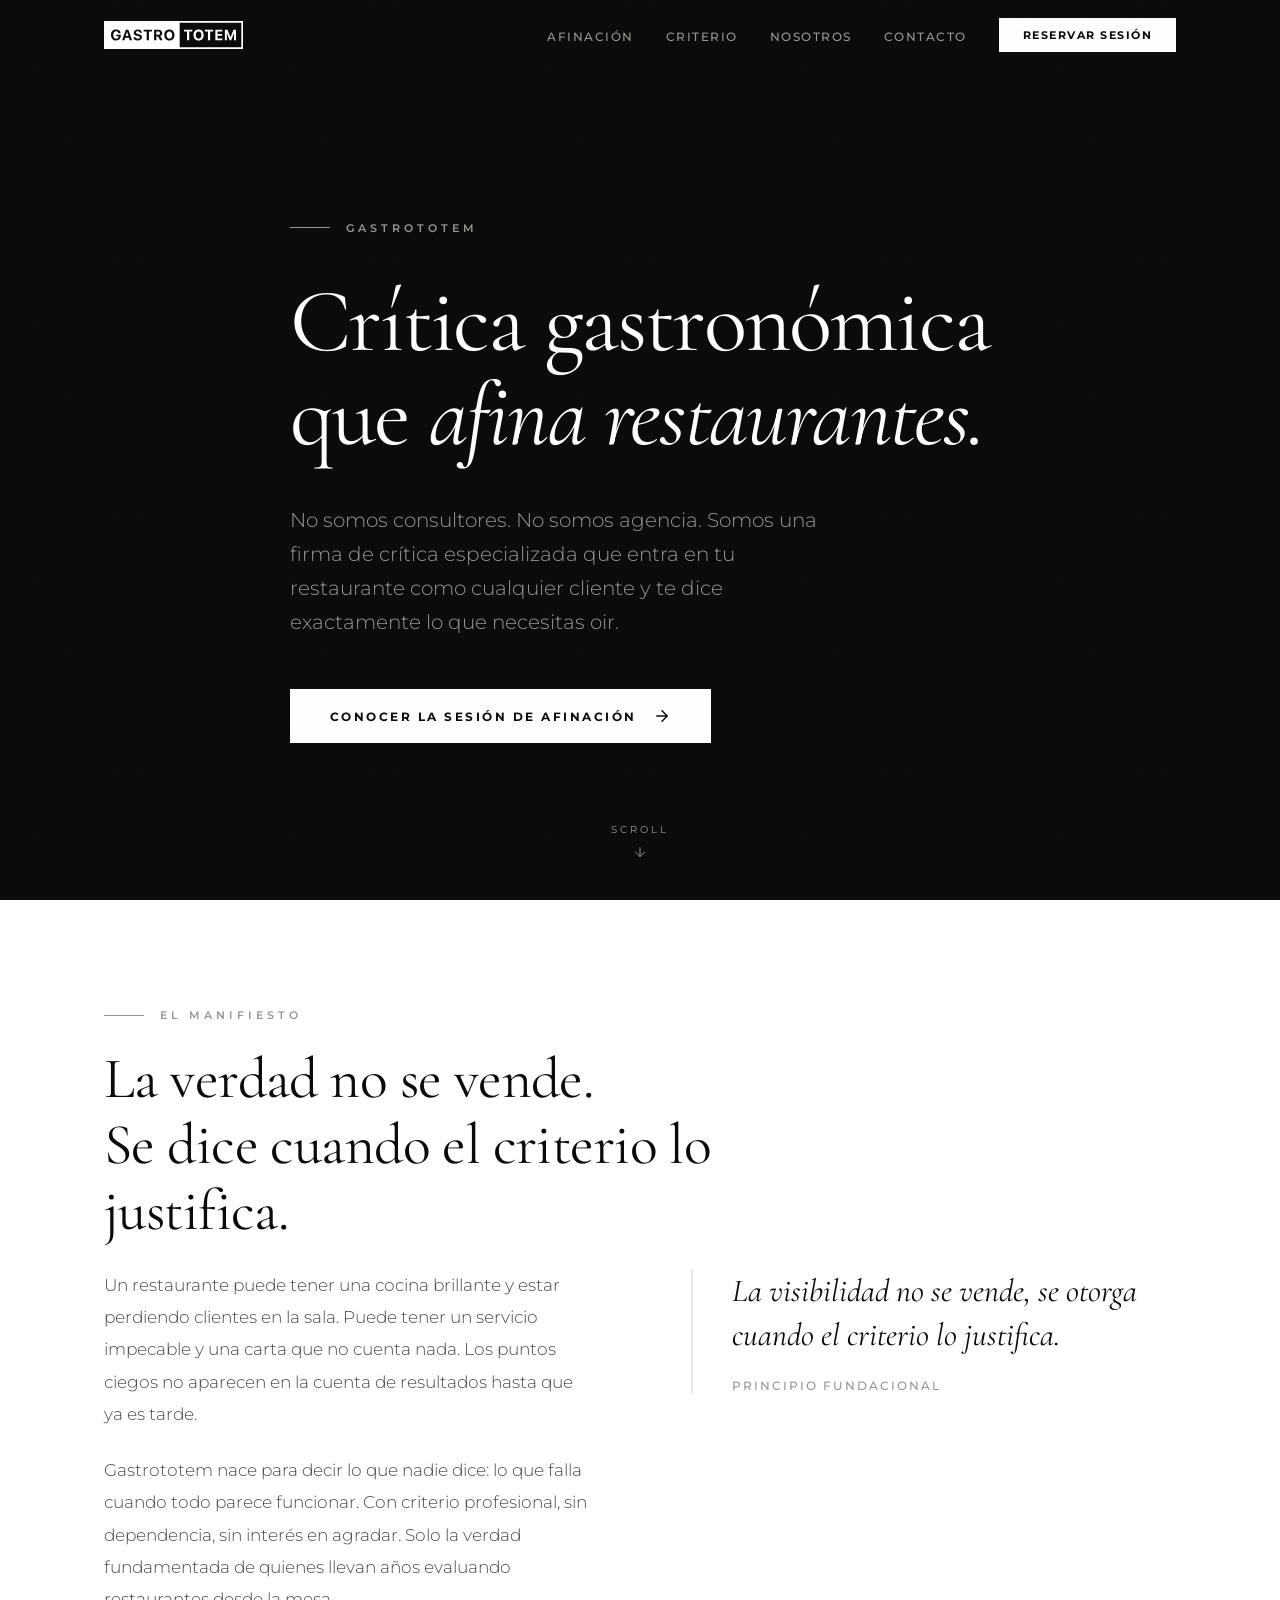
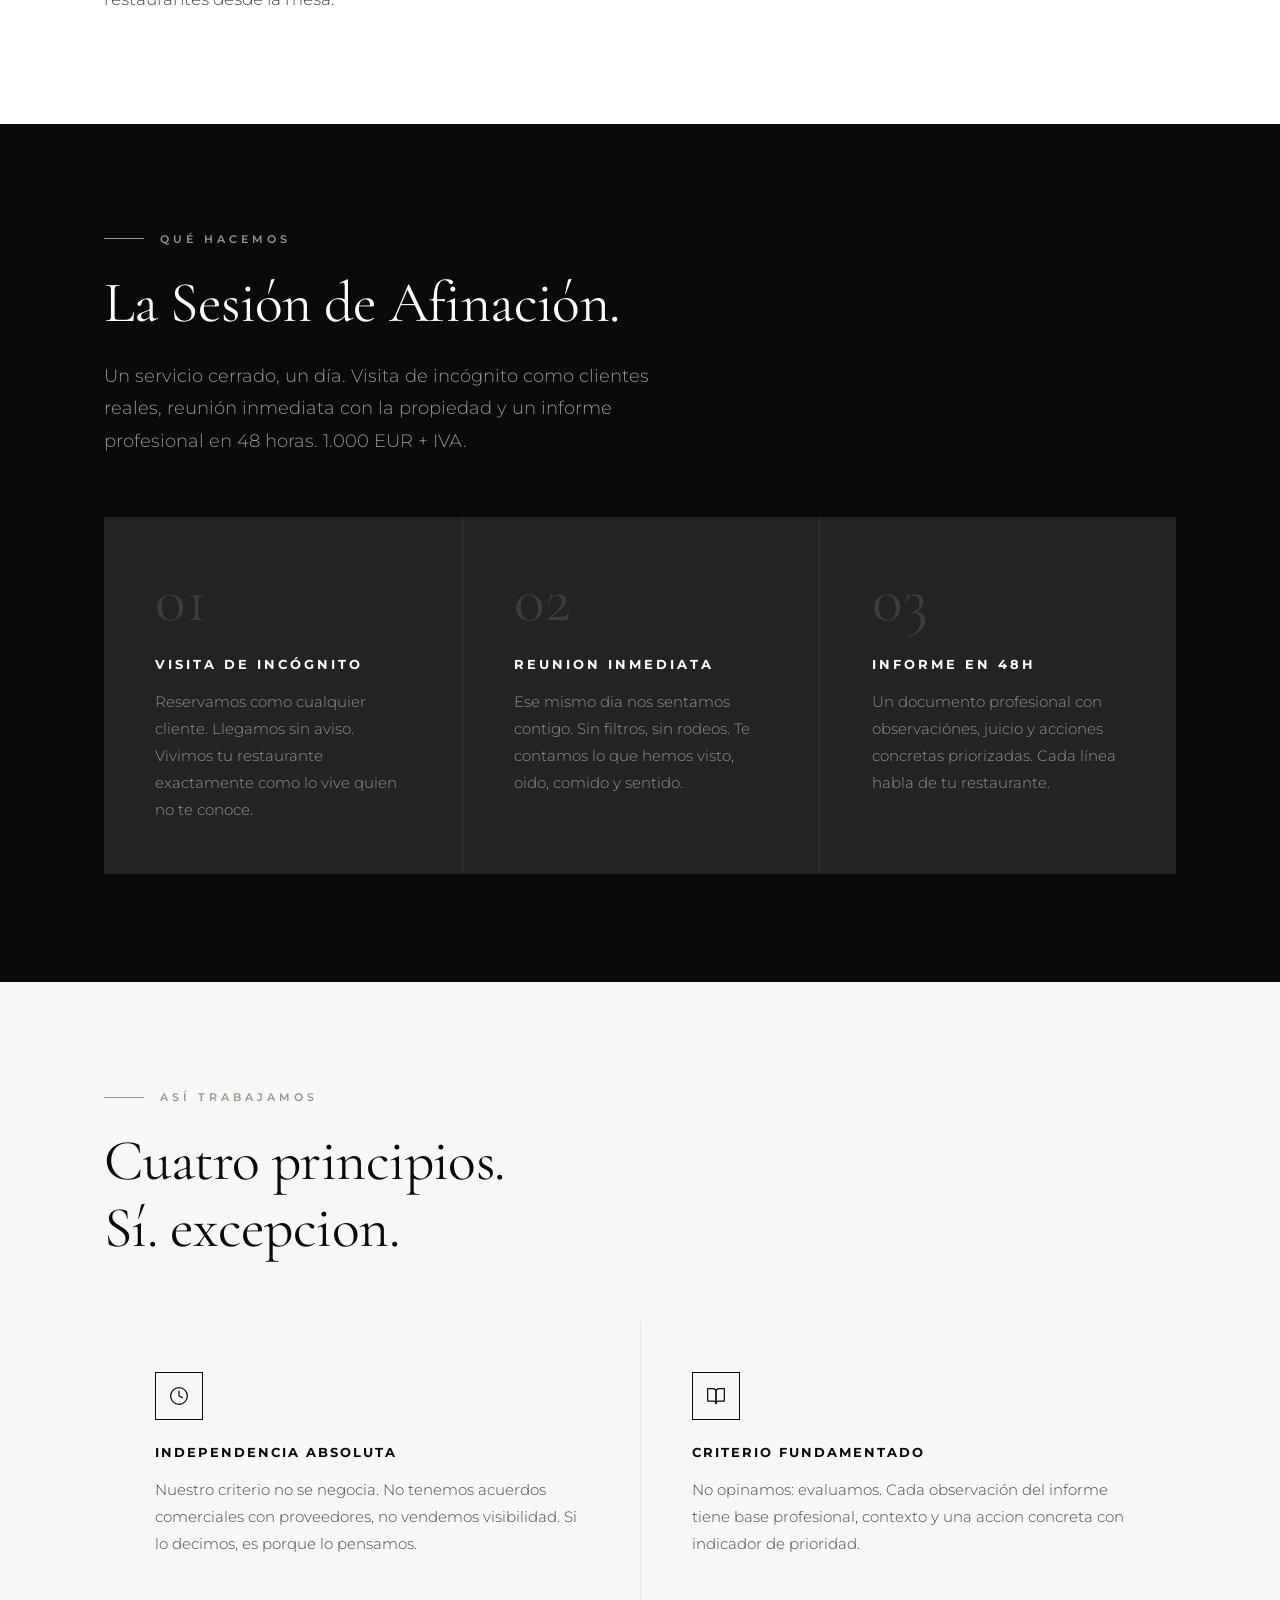
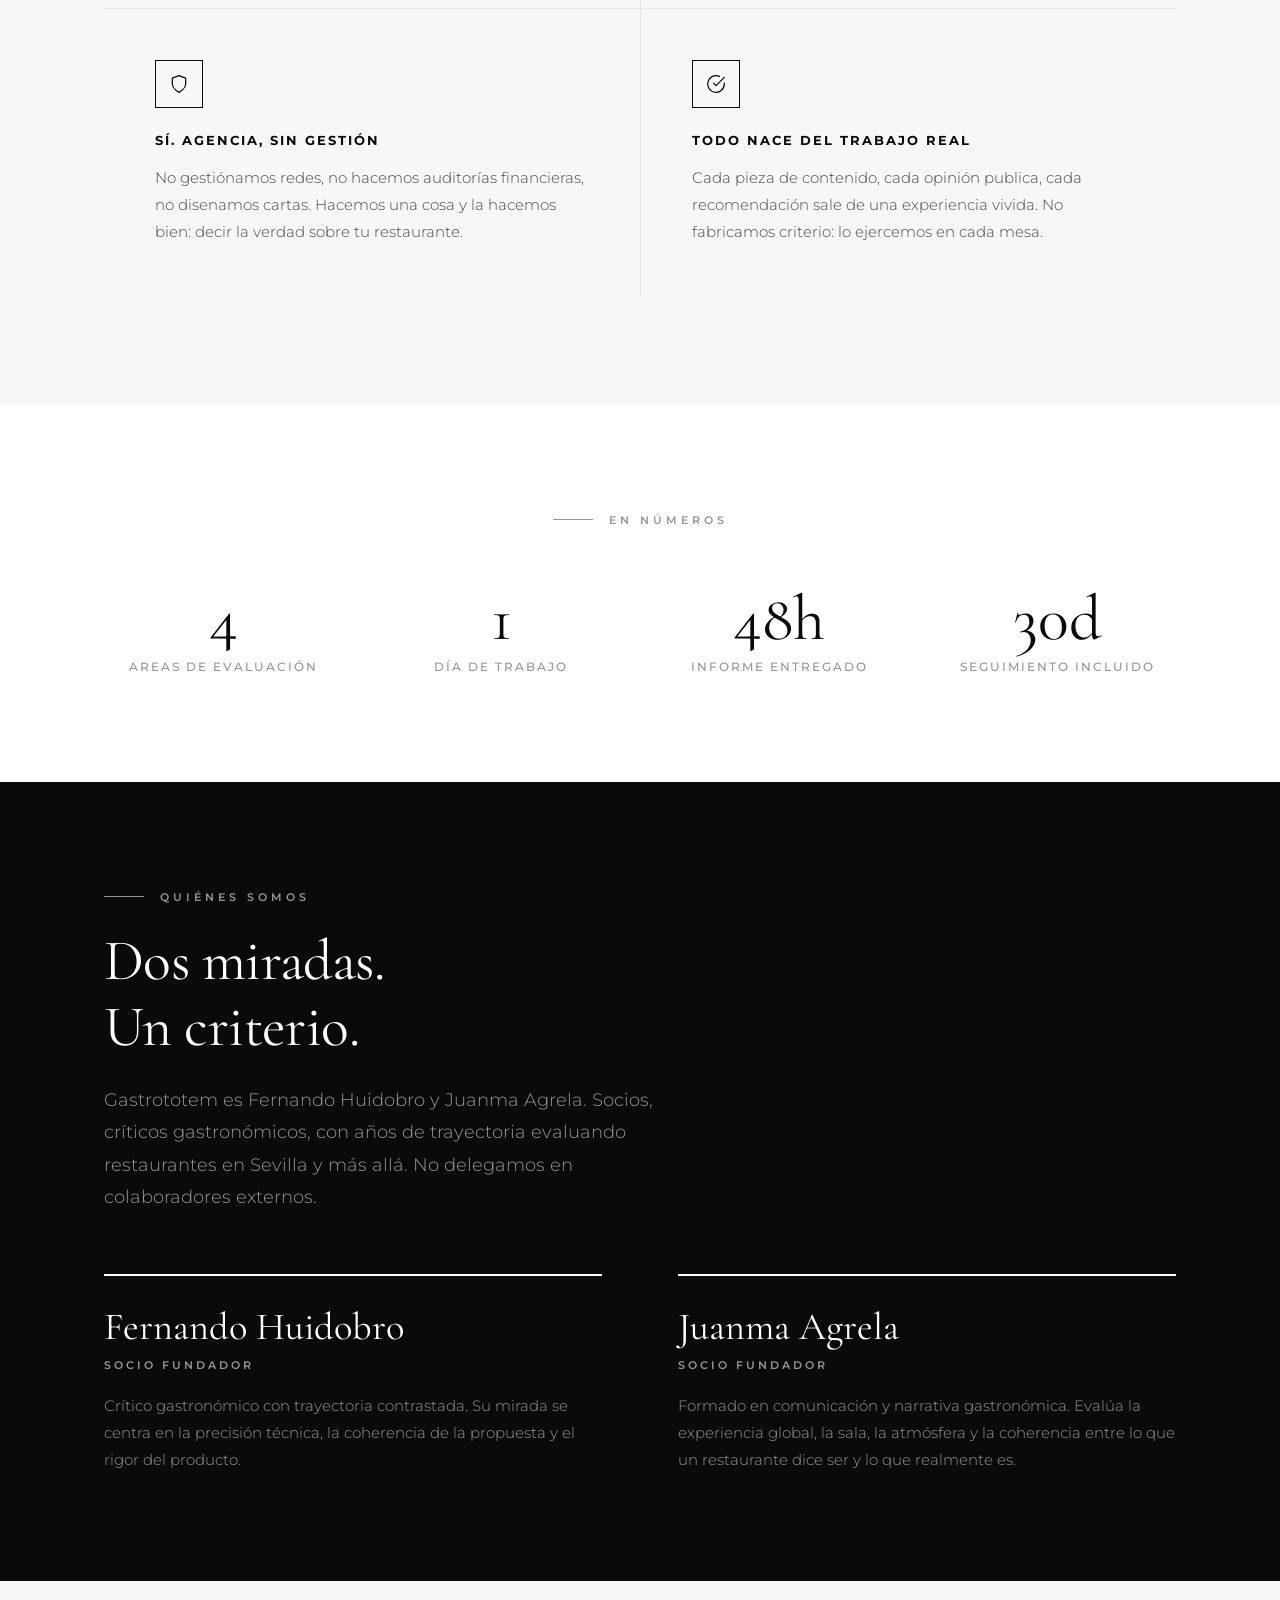
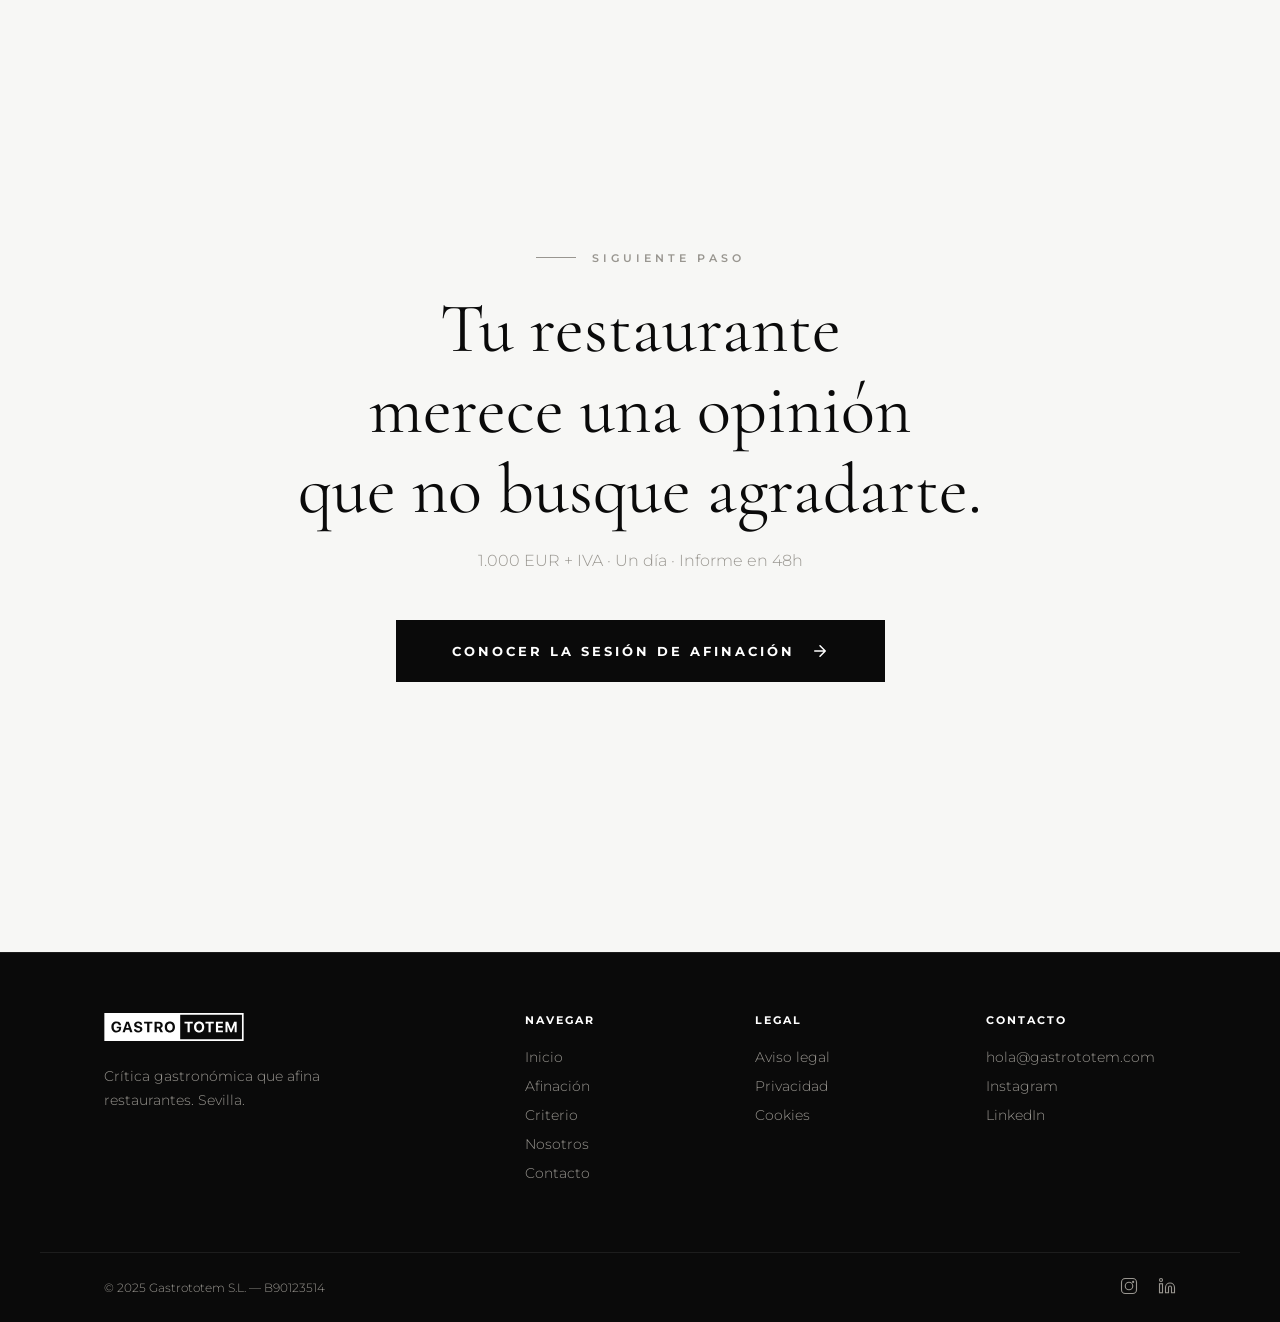
<file: site/index.html>
<!DOCTYPE html>
<html lang="es">
<head>
<meta charset="UTF-8">
<meta name="viewport" content="width=device-width, initial-scale=1.0">
<title>Gastrototem — Crítica gastronómica que afina restaurantes</title>
<meta name="description" content="Gastrototem es una firma de crítica gastronómica especializada en afinar restaurantes. Visita de incógnito, reunión inmediata, informe profesional en 48h. Sevilla.">
<link rel="preconnect" href="https://fonts.googleapis.com">
<link rel="preconnect" href="https://fonts.gstatic.com" crossorigin>
<link href="https://fonts.googleapis.com/css2?family=Cormorant+Garamond:ital,wght@0,400;0,600;1,400&family=Montserrat:wght@300;400;500;600;700;900&display=swap" rel="stylesheet">
<style>
  :root {
    --black: #0a0a0a;
    --white: #ffffff;
    --off-white: #f7f7f5;
    --gray-warm: #e8e6e1;
    --gray-mid: #999690;
    --gray-dark: #4a4845;
    --serif: 'Cormorant Garamond', Georgia, serif;
    --sans: 'Montserrat', 'Helvetica Neue', sans-serif;
    --page-max: 1200px;
    --page-pad: clamp(20px, 5vw, 80px);
  }

  * { margin: 0; padding: 0; box-sizing: border-box; }

  html {
    scroll-behavior: smooth;
    font-size: 16px;
  }

  body {
    font-family: var(--sans);
    background: var(--white);
    color: var(--black);
    overflow-x: hidden;
    -webkit-font-smoothing: antialiased;
    -moz-osx-font-smoothing: grayscale;
  }

  /* ============================================
     UTILITIES
     ============================================ */
  .container {
    max-width: var(--page-max);
    margin: 0 auto;
    padding: 0 var(--page-pad);
  }

  .sr-only {
    position: absolute;
    width: 1px;
    height: 1px;
    overflow: hidden;
    clip: rect(0,0,0,0);
    white-space: nowrap;
  }

  /* ============================================
     REVEAL ANIMATIONS
     ============================================ */
  .reveal {
    opacity: 0;
    transform: translateY(30px);
    transition: opacity 0.8s cubic-bezier(0.25, 0.46, 0.45, 0.94),
                transform 0.8s cubic-bezier(0.25, 0.46, 0.45, 0.94);
  }

  .reveal.visible {
    opacity: 1;
    transform: translateY(0);
  }

  .reveal-delay-1 { transition-delay: 0.1s; }
  .reveal-delay-2 { transition-delay: 0.2s; }
  .reveal-delay-3 { transition-delay: 0.3s; }
  .reveal-delay-4 { transition-delay: 0.4s; }

  /* ============================================
     HEADER / NAV
     ============================================ */
  .site-header {
    position: fixed;
    top: 0;
    left: 0;
    right: 0;
    z-index: 100;
    background: var(--black);
    transition: background 0.3s ease;
  }

  .site-header__inner {
    display: flex;
    align-items: center;
    justify-content: space-between;
    padding: 18px var(--page-pad);
    max-width: var(--page-max);
    margin: 0 auto;
  }

  .site-header__logo img {
    height: 28px;
    width: auto;
    display: block;
  }

  .site-nav {
    display: flex;
    align-items: center;
    gap: 32px;
    list-style: none;
  }

  .site-nav a {
    color: var(--gray-mid);
    text-decoration: none;
    font-size: 12px;
    font-weight: 500;
    letter-spacing: 1.5px;
    text-transform: uppercase;
    transition: color 0.3s;
  }

  .site-nav a:hover {
    color: var(--white);
  }

  .site-nav__cta {
    background: var(--white) !important;
    color: var(--black) !important;
    padding: 10px 24px;
    font-size: 11px !important;
    font-weight: 700 !important;
    letter-spacing: 2px;
    text-transform: uppercase;
    display: inline-block;
    transition: background 0.3s, transform 0.2s !important;
  }

  .site-nav__cta:hover {
    background: var(--off-white) !important;
    transform: translateY(-1px);
  }

  /* Mobile nav */
  .nav-toggle {
    display: none;
    background: none;
    border: none;
    cursor: pointer;
    padding: 8px;
  }

  .nav-toggle span {
    display: block;
    width: 24px;
    height: 2px;
    background: var(--white);
    margin: 5px 0;
    transition: transform 0.3s, opacity 0.3s;
  }

  @media (max-width: 768px) {
    .nav-toggle { display: block; }
    .site-nav {
      position: fixed;
      top: 64px;
      left: 0;
      right: 0;
      bottom: 0;
      background: var(--black);
      flex-direction: column;
      justify-content: center;
      gap: 40px;
      transform: translateX(100%);
      transition: transform 0.4s cubic-bezier(0.25, 0.46, 0.45, 0.94);
    }
    .site-nav.open { transform: translateX(0); }
    .site-nav a { font-size: 16px; }
    .nav-toggle.open span:nth-child(1) { transform: rotate(45deg) translate(5px, 5px); }
    .nav-toggle.open span:nth-child(2) { opacity: 0; }
    .nav-toggle.open span:nth-child(3) { transform: rotate(-45deg) translate(5px, -5px); }
  }

  /* ============================================
     HERO
     ============================================ */
  .hero {
    min-height: 100vh;
    display: flex;
    align-items: center;
    background: var(--black);
    color: var(--white);
    padding-top: 64px;
    position: relative;
    overflow: hidden;
  }

  .hero::after {
    content: '';
    position: absolute;
    bottom: 0;
    left: 0;
    right: 0;
    height: 200px;
    background: línear-gradient(to top, var(--black), transparent);
    pointer-events: none;
  }

  .hero__content {
    position: relative;
    z-index: 2;
    padding: clamp(60px, 12vh, 140px) 0;
  }

  .hero__label {
    font-size: 11px;
    font-weight: 600;
    letter-spacing: 4px;
    text-transform: uppercase;
    color: var(--gray-mid);
    margin-bottom: 40px;
    display: flex;
    align-items: center;
    gap: 16px;
  }

  .hero__label::before {
    content: '';
    width: 40px;
    height: 1px;
    background: var(--gray-mid);
  }

  .hero__title {
    font-family: var(--serif);
    font-size: clamp(42px, 7vw, 96px);
    font-weight: 400;
    line-height: 1.05;
    letter-spacing: -0.02em;
    margin-bottom: 40px;
    max-width: 900px;
  }

  .hero__title em {
    font-style: italic;
  }

  .hero__subtitle {
    font-size: clamp(16px, 1.8vw, 20px);
    font-weight: 300;
    line-height: 1.7;
    color: var(--gray-mid);
    max-width: 560px;
    margin-bottom: 50px;
  }

  .hero__cta {
    display: inline-flex;
    align-items: center;
    gap: 16px;
    background: var(--white);
    color: var(--black);
    padding: 18px 40px;
    font-family: var(--sans);
    font-size: 12px;
    font-weight: 700;
    letter-spacing: 2.5px;
    text-transform: uppercase;
    text-decoration: none;
    transition: transform 0.3s, box-shadow 0.3s;
  }

  .hero__cta:hover {
    transform: translateY(-2px);
    box-shadow: 0 20px 60px rgba(255,255,255,0.1);
  }

  .hero__cta svg {
    width: 18px;
    height: 18px;
    transition: transform 0.3s;
  }

  .hero__cta:hover svg {
    transform: translateX(4px);
  }

  .hero__scroll {
    position: absolute;
    bottom: 40px;
    left: 50%;
    transform: translateX(-50%);
    z-index: 2;
    display: flex;
    flex-direction: column;
    align-items: center;
    gap: 8px;
    color: var(--gray-mid);
    font-size: 10px;
    letter-spacing: 3px;
    text-transform: uppercase;
    text-decoration: none;
    animation: float 3s ease-in-out infinite;
  }

  @keyframes float {
    0%, 100% { transform: translateX(-50%) translateY(0); }
    50% { transform: translateX(-50%) translateY(-8px); }
  }

  /* ============================================
     SECTION SHARED
     ============================================ */
  .section {
    padding: clamp(80px, 12vh, 160px) 0;
  }

  .section--dark {
    background: var(--black);
    color: var(--white);
  }

  .section--warm {
    background: var(--off-white);
  }

  .section__label {
    font-size: 11px;
    font-weight: 600;
    letter-spacing: 4px;
    text-transform: uppercase;
    color: var(--gray-mid);
    margin-bottom: 24px;
    display: flex;
    align-items: center;
    gap: 16px;
  }

  .section__label::before {
    content: '';
    width: 40px;
    height: 1px;
    background: currentColor;
  }

  .section__title {
    font-family: var(--serif);
    font-size: clamp(32px, 4.5vw, 60px);
    font-weight: 400;
    line-height: 1.15;
    letter-spacing: -0.01em;
    margin-bottom: 24px;
    max-width: 700px;
  }

  .section__intro {
    font-size: clamp(16px, 1.5vw, 18px);
    font-weight: 300;
    line-height: 1.8;
    color: var(--gray-dark);
    max-width: 600px;
    margin-bottom: 60px;
  }

  .section--dark .section__intro {
    color: var(--gray-mid);
  }

  /* ============================================
     MANIFIESTO
     ============================================ */
  .manifiesto {
    display: grid;
    grid-template-columns: 1fr 1fr;
    gap: clamp(40px, 8vw, 120px);
    align-items: start;
  }

  @media (max-width: 768px) {
    .manifiesto { grid-template-columns: 1fr; }
  }

  .manifiesto__text {
    font-size: clamp(15px, 1.4vw, 17px);
    font-weight: 300;
    line-height: 1.9;
    color: var(--gray-dark);
  }

  .manifiesto__text p + p {
    margin-top: 24px;
  }

  .manifiesto__aside {
    border-left: 2px solid var(--gray-warm);
    padding-left: clamp(24px, 3vw, 40px);
  }

  .manifiesto__quote {
    font-family: var(--serif);
    font-size: clamp(22px, 2.8vw, 32px);
    font-weight: 400;
    font-style: italic;
    line-height: 1.4;
    margin-bottom: 20px;
  }

  .manifiesto__attr {
    font-size: 12px;
    font-weight: 500;
    letter-spacing: 2px;
    text-transform: uppercase;
    color: var(--gray-mid);
  }

  /* ============================================
     SERVICIO — Columnas
     ============================================ */
  .servicio-grid {
    display: grid;
    grid-template-columns: repeat(3, 1fr);
    gap: 1px;
    background: rgba(255,255,255,0.1);
    margin-top: 60px;
  }

  @media (max-width: 768px) {
    .servicio-grid { grid-template-columns: 1fr; }
  }

  .servicio-card {
    padding: clamp(32px, 4vw, 56px);
    position: relative;
  }

  .servicio-card::after {
    content: '';
    position: absolute;
    bottom: 0;
    left: clamp(32px, 4vw, 56px);
    right: clamp(32px, 4vw, 56px);
    height: 1px;
    background: rgba(255,255,255,0.08);
  }

  @media (min-width: 769px) {
    .servicio-card::after { display: none; }
    .servicio-card + .servicio-card {
      border-left: 1px solid rgba(255,255,255,0.08);
    }
  }

  .servicio-card__number {
    font-family: var(--serif);
    font-size: clamp(48px, 5vw, 72px);
    font-weight: 400;
    color: rgba(255,255,255,0.12);
    line-height: 1;
    margin-bottom: 24px;
  }

  .servicio-card__title {
    font-size: 13px;
    font-weight: 700;
    letter-spacing: 3px;
    text-transform: uppercase;
    margin-bottom: 16px;
    color: var(--white);
  }

  .servicio-card__text {
    font-size: 15px;
    font-weight: 300;
    line-height: 1.8;
    color: var(--gray-mid);
  }

  /* ============================================
     PRINCIPIOS
     ============================================ */
  .principios-grid {
    display: grid;
    grid-template-columns: repeat(2, 1fr);
    gap: 1px;
    background: var(--gray-warm);
    margin-top: 60px;
  }

  @media (max-width: 768px) {
    .principios-grid { grid-template-columns: 1fr; }
  }

  .principio {
    background: var(--off-white);
    padding: clamp(32px, 4vw, 56px);
    transition: background 0.4s;
  }

  .principio:hover {
    background: var(--white);
  }

  .principio__icon {
    width: 48px;
    height: 48px;
    border: 1px solid var(--black);
    display: flex;
    align-items: center;
    justify-content: center;
    margin-bottom: 24px;
    transition: background 0.4s, color 0.4s;
  }

  .principio:hover .principio__icon {
    background: var(--black);
    color: var(--white);
  }

  .principio__icon svg {
    width: 20px;
    height: 20px;
  }

  .principio__title {
    font-size: 13px;
    font-weight: 700;
    letter-spacing: 2px;
    text-transform: uppercase;
    margin-bottom: 16px;
  }

  .principio__text {
    font-size: 15px;
    font-weight: 300;
    line-height: 1.8;
    color: var(--gray-dark);
  }

  /* ============================================
     QUIÉNES SOMOS — Home version
     ============================================ */
  .equipo-layout {
    display: grid;
    grid-template-columns: 1fr 1fr;
    gap: clamp(40px, 6vw, 80px);
    margin-top: 60px;
  }

  @media (max-width: 768px) {
    .equipo-layout { grid-template-columns: 1fr; }
  }

  .persona {
    border-top: 2px solid var(--white);
    padding-top: 28px;
  }

  .persona__name {
    font-family: var(--serif);
    font-size: clamp(28px, 3vw, 40px);
    font-weight: 400;
    margin-bottom: 8px;
  }

  .persona__role {
    font-size: 11px;
    font-weight: 600;
    letter-spacing: 3px;
    text-transform: uppercase;
    color: var(--gray-mid);
    margin-bottom: 20px;
  }

  .persona__bio {
    font-size: 15px;
    font-weight: 300;
    line-height: 1.8;
    color: var(--gray-mid);
  }

  /* ============================================
     CTA SECTION
     ============================================ */
  .cta-section {
    text-align: center;
    padding: clamp(100px, 18vh, 240px) 0;
  }

  .cta-section__title {
    font-family: var(--serif);
    font-size: clamp(36px, 5.5vw, 72px);
    font-weight: 400;
    line-height: 1.15;
    margin-bottom: 20px;
    max-width: 700px;
    margin-left: auto;
    margin-right: auto;
  }

  .cta-section__subtitle {
    font-size: 16px;
    font-weight: 300;
    color: var(--gray-mid);
    margin-bottom: 50px;
  }

  .cta-section__btn {
    display: inline-flex;
    align-items: center;
    gap: 16px;
    background: var(--black);
    color: var(--white);
    padding: 22px 56px;
    font-family: var(--sans);
    font-size: 13px;
    font-weight: 700;
    letter-spacing: 3px;
    text-transform: uppercase;
    text-decoration: none;
    transition: transform 0.3s, box-shadow 0.3s;
  }

  .cta-section__btn:hover {
    transform: translateY(-2px);
    box-shadow: 0 20px 60px rgba(0,0,0,0.15);
  }

  .cta-section__btn svg {
    width: 18px;
    height: 18px;
    transition: transform 0.3s;
  }

  .cta-section__btn:hover svg {
    transform: translateX(4px);
  }

  /* Dark variant */
  .section--dark .cta-section__btn {
    background: var(--white);
    color: var(--black);
    border: 2px solid var(--white);
  }

  .section--dark .cta-section__btn:hover {
    background: transparent;
    color: var(--white);
    box-shadow: 0 20px 60px rgba(255,255,255,0.1);
  }

  /* ============================================
     CIFRAS
     ============================================ */
  .cifras {
    display: grid;
    grid-template-columns: repeat(4, 1fr);
    gap: 40px;
    margin-top: 60px;
    text-align: center;
  }

  @media (max-width: 768px) {
    .cifras {
      grid-template-columns: repeat(2, 1fr);
      gap: 32px;
    }
  }

  .cifra__number {
    font-family: var(--serif);
    font-size: clamp(40px, 5vw, 64px);
    font-weight: 400;
    line-height: 1;
    margin-bottom: 8px;
  }

  .cifra__label {
    font-size: 12px;
    font-weight: 500;
    letter-spacing: 2px;
    text-transform: uppercase;
    color: var(--gray-mid);
  }

  /* ============================================
     FOOTER
     ============================================ */
  .site-footer {
    background: var(--black);
    color: var(--gray-mid);
    border-top: 1px solid rgba(255,255,255,0.08);
  }

  .site-footer__inner {
    display: grid;
    grid-template-columns: 2fr 1fr 1fr 1fr;
    gap: 40px;
    padding: 60px var(--page-pad);
    max-width: var(--page-max);
    margin: 0 auto;
  }

  @media (max-width: 768px) {
    .site-footer__inner {
      grid-template-columns: 1fr 1fr;
      gap: 32px;
    }
  }

  .footer-brand__desc {
    font-size: 14px;
    font-weight: 300;
    line-height: 1.7;
    margin-top: 20px;
    max-width: 280px;
  }

  .footer-col__title {
    font-size: 11px;
    font-weight: 700;
    letter-spacing: 2px;
    text-transform: uppercase;
    color: var(--white);
    margin-bottom: 20px;
  }

  .footer-col__list {
    list-style: none;
  }

  .footer-col__list li {
    margin-bottom: 10px;
  }

  .footer-col__list a {
    color: var(--gray-mid);
    text-decoration: none;
    font-size: 14px;
    font-weight: 300;
    transition: color 0.3s;
  }

  .footer-col__list a:hover {
    color: var(--white);
  }

  .site-footer__bottom {
    border-top: 1px solid rgba(255,255,255,0.08);
    padding: 24px var(--page-pad);
    max-width: var(--page-max);
    margin: 0 auto;
    display: flex;
    justify-content: space-between;
    align-items: center;
    font-size: 12px;
    font-weight: 300;
  }

  @media (max-width: 768px) {
    .site-footer__bottom {
      flex-direction: column;
      gap: 12px;
      text-align: center;
    }
  }

  .footer-social {
    display: flex;
    gap: 20px;
  }

  .footer-social a {
    color: var(--gray-mid);
    text-decoration: none;
    transition: color 0.3s;
  }

  .footer-social a:hover {
    color: var(--white);
  }

  /* ============================================
     NOISE TEXTURE OVERLAY
     ============================================ */
  .noise-overlay {
    position: fixed;
    top: 0;
    left: 0;
    width: 100%;
    height: 100%;
    pointer-events: none;
    z-index: 9999;
    opacity: 0.025;
    background-image: url("data:image/svg+xml,%3Csvg viewBox='0 0 256 256' xmlns='http://www.w3.org/2000/svg'%3E%3Cfilter id='n'%3E%3CfeTurbulence type='fractalNoise' baseFrequency='0.9' numOctaves='4' stitchTiles='stitch'/%3E%3C/filter%3E%3Crect width='100%25' height='100%25' filter='url(%23n)'/%3E%3C/svg%3E");
    background-repeat: repeat;
    background-size: 256px 256px;
  }
</style>
</head>
<body>

<!-- Noise texture -->
<div class="noise-overlay" aria-hidden="true"></div>

<!-- ==========================================
     HEADER
     ========================================== -->
<header class="site-header">
  <div class="site-header__inner">
    <a href="index.html" class="site-header__logo" aria-label="Gastrototem — Inicio">
      <img src="afinacion/logo-gastrototem-white.svg" alt="Gastrototem" width="170" height="34">
    </a>
    <button class="nav-toggle" aria-label="Abrir menú" aria-expanded="false">
      <span></span><span></span><span></span>
    </button>
    <nav>
      <ul class="site-nav" role="list">
        <li><a href="afinacion/index.html">Afinación</a></li>
        <li><a href="criterio/index.html">Criterio</a></li>
        <li><a href="nosotros/index.html">Nosotros</a></li>
        <li><a href="contacto/index.html">Contacto</a></li>
        <li><a href="afinacion/reservar" class="site-nav__cta">Reservar sesión</a></li>
      </ul>
    </nav>
  </div>
</header>

<!-- ==========================================
     HERO
     ========================================== -->
<section class="hero" id="hero">
  <div class="container hero__content">
    <p class="hero__label reveal">Gastrototem</p>
    <h1 class="hero__title reveal reveal-delay-1">
      Crítica gastronómica<br>que <em>afina restaurantes.</em>
    </h1>
    <p class="hero__subtitle reveal reveal-delay-2">
      No somos consultores. No somos agencia. Somos una firma de crítica especializada que entra en tu restaurante como cualquier cliente y te dice exactamente lo que necesitas oir.
    </p>
    <a href="afinacion/index.html" class="hero__cta reveal reveal-delay-3">
      Conocer la Sesión de Afinación
      <svg viewBox="0 0 24 24" fill="none" stroke="currentColor" stroke-width="2" stroke-linecap="round" stroke-linejoin="round"><path d="M5 12h14M12 5l7 7-7 7"/></svg>
    </a>
  </div>
  <a href="#manifiesto" class="hero__scroll" aria-label="Seguir leyendo">
    <span>Scroll</span>
    <svg width="16" height="16" viewBox="0 0 24 24" fill="none" stroke="currentColor" stroke-width="1.5"><path d="M12 5v14M5 12l7 7 7-7"/></svg>
  </a>
</section>

<!-- ==========================================
     MANIFIESTO
     ========================================== -->
<section class="section" id="manifiesto">
  <div class="container">
    <p class="section__label reveal">El manifiesto</p>
    <h2 class="section__title reveal reveal-delay-1">La verdad no se vende.<br>Se dice cuando el criterio lo justifica.</h2>
    <div class="manifiesto">
      <div class="manifiesto__text reveal reveal-delay-2">
        <p>
          Un restaurante puede tener una cocina brillante y estar perdiendo clientes en la sala. Puede tener un servicio impecable y una carta que no cuenta nada. Los puntos ciegos no aparecen en la cuenta de resultados hasta que ya es tarde.
        </p>
        <p>
          Gastrototem nace para decir lo que nadie dice: lo que falla cuando todo parece funcionar. Con criterio profesional, sin dependencia, sin interés en agradar. Solo la verdad fundamentada de quienes llevan años evaluando restaurantes desde la mesa.
        </p>
      </div>
      <div class="manifiesto__aside reveal reveal-delay-3">
        <p class="manifiesto__quote">
          La visibilidad no se vende, se otorga cuando el criterio lo justifica.
        </p>
        <p class="manifiesto__attr">Principio fundacional</p>
      </div>
    </div>
  </div>
</section>

<!-- ==========================================
     QUE HACEMOS — Sesión de Afinación
     ========================================== -->
<section class="section section--dark" id="servicio">
  <div class="container">
    <p class="section__label reveal">Qué hacemos</p>
    <h2 class="section__title reveal reveal-delay-1">La Sesión de Afinación.</h2>
    <p class="section__intro reveal reveal-delay-2">
      Un servicio cerrado, un día. Visita de incógnito como clientes reales, reunión inmediata con la propiedad y un informe profesional en 48 horas. 1.000 EUR + IVA.
    </p>
    <div class="servicio-grid">
      <div class="servicio-card reveal">
        <div class="servicio-card__number">01</div>
        <h3 class="servicio-card__title">Visita de incógnito</h3>
        <p class="servicio-card__text">Reservamos como cualquier cliente. Llegamos sin aviso. Vivimos tu restaurante exactamente como lo vive quien no te conoce.</p>
      </div>
      <div class="servicio-card reveal reveal-delay-1">
        <div class="servicio-card__number">02</div>
        <h3 class="servicio-card__title">Reunion inmediata</h3>
        <p class="servicio-card__text">Ese mismo dia nos sentamos contigo. Sin filtros, sin rodeos. Te contamos lo que hemos visto, oido, comido y sentido.</p>
      </div>
      <div class="servicio-card reveal reveal-delay-2">
        <div class="servicio-card__number">03</div>
        <h3 class="servicio-card__title">Informe en 48h</h3>
        <p class="servicio-card__text">Un documento profesional con observaciónes, juicio y acciones concretas priorizadas. Cada línea habla de tu restaurante.</p>
      </div>
    </div>
  </div>
</section>

<!-- ==========================================
     PRINCIPIOS
     ========================================== -->
<section class="section section--warm" id="principios">
  <div class="container">
    <p class="section__label reveal">Así trabajamos</p>
    <h2 class="section__title reveal reveal-delay-1">Cuatro principios.<br>Sí. excepcion.</h2>
    <div class="principios-grid">
      <div class="principio reveal">
        <div class="principio__icon">
          <svg viewBox="0 0 24 24" fill="none" stroke="currentColor" stroke-width="1.5" stroke-linecap="round" stroke-linejoin="round"><circle cx="12" cy="12" r="10"/><path d="M12 6v6l4 2"/></svg>
        </div>
        <h3 class="principio__title">Independencia absoluta</h3>
        <p class="principio__text">Nuestro criterio no se negocia. No tenemos acuerdos comerciales con proveedores, no vendemos visibilidad. Si lo decimos, es porque lo pensamos.</p>
      </div>
      <div class="principio reveal reveal-delay-1">
        <div class="principio__icon">
          <svg viewBox="0 0 24 24" fill="none" stroke="currentColor" stroke-width="1.5" stroke-linecap="round" stroke-linejoin="round"><path d="M2 3h6a4 4 0 014 4v14a3 3 0 00-3-3H2z"/><path d="M22 3h-6a4 4 0 00-4 4v14a3 3 0 013-3h7z"/></svg>
        </div>
        <h3 class="principio__title">Criterio fundamentado</h3>
        <p class="principio__text">No opinamos: evaluamos. Cada observación del informe tiene base profesional, contexto y una accion concreta con indicador de prioridad.</p>
      </div>
      <div class="principio reveal reveal-delay-2">
        <div class="principio__icon">
          <svg viewBox="0 0 24 24" fill="none" stroke="currentColor" stroke-width="1.5" stroke-linecap="round" stroke-linejoin="round"><path d="M12 22s8-4 8-10V5l-8-3-8 3v7c0 6 8 10 8 10z"/></svg>
        </div>
        <h3 class="principio__title">Sí. agencia, sin gestión</h3>
        <p class="principio__text">No gestiónamos redes, no hacemos auditorías financieras, no disenamos cartas. Hacemos una cosa y la hacemos bien: decir la verdad sobre tu restaurante.</p>
      </div>
      <div class="principio reveal reveal-delay-3">
        <div class="principio__icon">
          <svg viewBox="0 0 24 24" fill="none" stroke="currentColor" stroke-width="1.5" stroke-linecap="round" stroke-linejoin="round"><path d="M22 11.08V12a10 10 0 11-5.93-9.14"/><polyline points="22 4 12 14.01 9 11.01"/></svg>
        </div>
        <h3 class="principio__title">Todo nace del trabajo real</h3>
        <p class="principio__text">Cada pieza de contenido, cada opinión publica, cada recomendación sale de una experiencia vivida. No fabricamos criterio: lo ejercemos en cada mesa.</p>
      </div>
    </div>
  </div>
</section>

<!-- ==========================================
     CIFRAS
     ========================================== -->
<section class="section" id="cifras">
  <div class="container">
    <p class="section__label reveal" style="justify-content: center;">En números</p>
    <div class="cifras">
      <div class="reveal">
        <div class="cifra__number">4</div>
        <div class="cifra__label">Areas de evaluación</div>
      </div>
      <div class="reveal reveal-delay-1">
        <div class="cifra__number">1</div>
        <div class="cifra__label">Día de trabajo</div>
      </div>
      <div class="reveal reveal-delay-2">
        <div class="cifra__number">48h</div>
        <div class="cifra__label">Informe entregado</div>
      </div>
      <div class="reveal reveal-delay-3">
        <div class="cifra__number">30d</div>
        <div class="cifra__label">Seguimiento incluido</div>
      </div>
    </div>
  </div>
</section>

<!-- ==========================================
     QUIENES SOMOS
     ========================================== -->
<section class="section section--dark" id="equipo">
  <div class="container">
    <p class="section__label reveal">Quiénes somos</p>
    <h2 class="section__title reveal reveal-delay-1">Dos miradas.<br>Un criterio.</h2>
    <p class="section__intro reveal reveal-delay-2">
      Gastrototem es Fernando Huidobro y Juanma Agrela. Socios, críticos gastronómicos, con años de trayectoria evaluando restaurantes en Sevilla y más allá. No delegamos en colaboradores externos.
    </p>
    <div class="equipo-layout">
      <div class="persona reveal reveal-delay-2">
        <h3 class="persona__name">Fernando Huidobro</h3>
        <p class="persona__role">Socio fundador</p>
        <p class="persona__bio">Crítico gastronómico con trayectoria contrastada. Su mirada se centra en la precisión técnica, la coherencia de la propuesta y el rigor del producto.</p>
      </div>
      <div class="persona reveal reveal-delay-3">
        <h3 class="persona__name">Juanma Agrela</h3>
        <p class="persona__role">Socio fundador</p>
        <p class="persona__bio">Formado en comunicación y narrativa gastronómica. Evalúa la experiencia global, la sala, la atmósfera y la coherencia entre lo que un restaurante dice ser y lo que realmente es.</p>
      </div>
    </div>
  </div>
</section>

<!-- ==========================================
     CTA FINAL
     ========================================== -->
<section class="section section--warm">
  <div class="container cta-section">
    <p class="section__label reveal" style="justify-content: center;">Siguiente paso</p>
    <h2 class="cta-section__title reveal reveal-delay-1">Tu restaurante<br>merece una opinión<br>que no busque agradarte.</h2>
    <p class="cta-section__subtitle reveal reveal-delay-2">1.000 EUR + IVA &middot; Un día &middot; Informe en 48h</p>
    <a href="afinacion/index.html" class="cta-section__btn reveal reveal-delay-3">
      Conocer la Sesión de Afinación
      <svg viewBox="0 0 24 24" fill="none" stroke="currentColor" stroke-width="2" stroke-linecap="round" stroke-linejoin="round"><path d="M5 12h14M12 5l7 7-7 7"/></svg>
    </a>
  </div>
</section>

<!-- ==========================================
     FOOTER
     ========================================== -->
<footer class="site-footer">
  <div class="site-footer__inner">
    <div class="footer-brand">
      <img src="afinacion/logo-gastrototem-white.svg" alt="Gastrototem" width="140" height="28">
      <p class="footer-brand__desc">Crítica gastronómica que afina restaurantes. Sevilla.</p>
    </div>
    <div class="footer-col">
      <h4 class="footer-col__title">Navegar</h4>
      <ul class="footer-col__list">
        <li><a href="index.html">Inicio</a></li>
        <li><a href="afinacion/index.html">Afinación</a></li>
        <li><a href="criterio/index.html">Criterio</a></li>
        <li><a href="nosotros/index.html">Nosotros</a></li>
        <li><a href="contacto/index.html">Contacto</a></li>
      </ul>
    </div>
    <div class="footer-col">
      <h4 class="footer-col__title">Legal</h4>
      <ul class="footer-col__list">
        <li><a href="aviso-legal/index.html">Aviso legal</a></li>
        <li><a href="privacidad/index.html">Privacidad</a></li>
        <li><a href="cookies/index.html">Cookies</a></li>
      </ul>
    </div>
    <div class="footer-col">
      <h4 class="footer-col__title">Contacto</h4>
      <ul class="footer-col__list">
        <li><a href="mailto:hola@gastrototem.com">hola@gastrototem.com</a></li>
        <li><a href="https://instagram.com/gastrototem" target="_blank" rel="noopener">Instagram</a></li>
        <li><a href="https://linkedin.com/company/gastrototem" target="_blank" rel="noopener">LinkedIn</a></li>
      </ul>
    </div>
  </div>
  <div class="site-footer__bottom">
    <span>&copy; 2025 Gastrototem S.L. &mdash; B90123514</span>
    <div class="footer-social">
      <a href="https://instagram.com/gastrototem" target="_blank" rel="noopener" aria-label="Instagram">
        <svg width="18" height="18" viewBox="0 0 24 24" fill="none" stroke="currentColor" stroke-width="1.5"><rect x="2" y="2" width="20" height="20" rx="5"/><circle cx="12" cy="12" r="5"/><circle cx="17.5" cy="6.5" r="1.5" fill="currentColor" stroke="none"/></svg>
      </a>
      <a href="https://linkedin.com/company/gastrototem" target="_blank" rel="noopener" aria-label="LinkedIn">
        <svg width="18" height="18" viewBox="0 0 24 24" fill="none" stroke="currentColor" stroke-width="1.5"><path d="M16 8a6 6 0 016 6v7h-4v-7a2 2 0 00-4 0v7h-4v-7a6 6 0 016-6z"/><rect x="2" y="9" width="4" height="12"/><circle cx="4" cy="4" r="2"/></svg>
      </a>
    </div>
  </div>
</footer>

<!-- ==========================================
     SCRIPTS
     ========================================== -->
<script>
  // Reveal on scroll
  const reveals = document.querySelectorAll('.reveal');
  const observer = new IntersectionObserver((entries) => {
    entries.forEach(entry => {
      if (entry.isIntersecting) {
        entry.target.classList.add('visible');
        observer.unobserve(entry.target);
      }
    });
  }, { threshold: 0.15, rootMargin: '0px 0px -40px 0px' });

  reveals.forEach(el => observer.observe(el));

  // Mobile nav toggle
  const navToggle = document.querySelector('.nav-toggle');
  const nav = document.querySelector('.site-nav');
  navToggle.addEventListener('click', () => {
    const isOpen = nav.classList.toggle('open');
    navToggle.classList.toggle('open');
    navToggle.setAttribute('aria-expanded', isOpen);
    document.body.style.overflow = isOpen ? 'hidden' : '';
  });

  // Close mobile nav on link click
  nav.querySelectorAll('a').forEach(link => {
    link.addEventListener('click', () => {
      nav.classList.remove('open');
      navToggle.classList.remove('open');
      navToggle.setAttribute('aria-expanded', 'false');
      document.body.style.overflow = '';
    });
  });

  // Header shadow on scroll
  const header = document.querySelector('.site-header');
  window.addEventListener('scroll', () => {
    if (window.scrollY > 100) {
      header.style.boxShadow = '0 1px 0 rgba(255,255,255,0.05)';
    } else {
      header.style.boxShadow = 'none';
    }
  }, { passive: true });
</script>

</body>
</html>
</file>
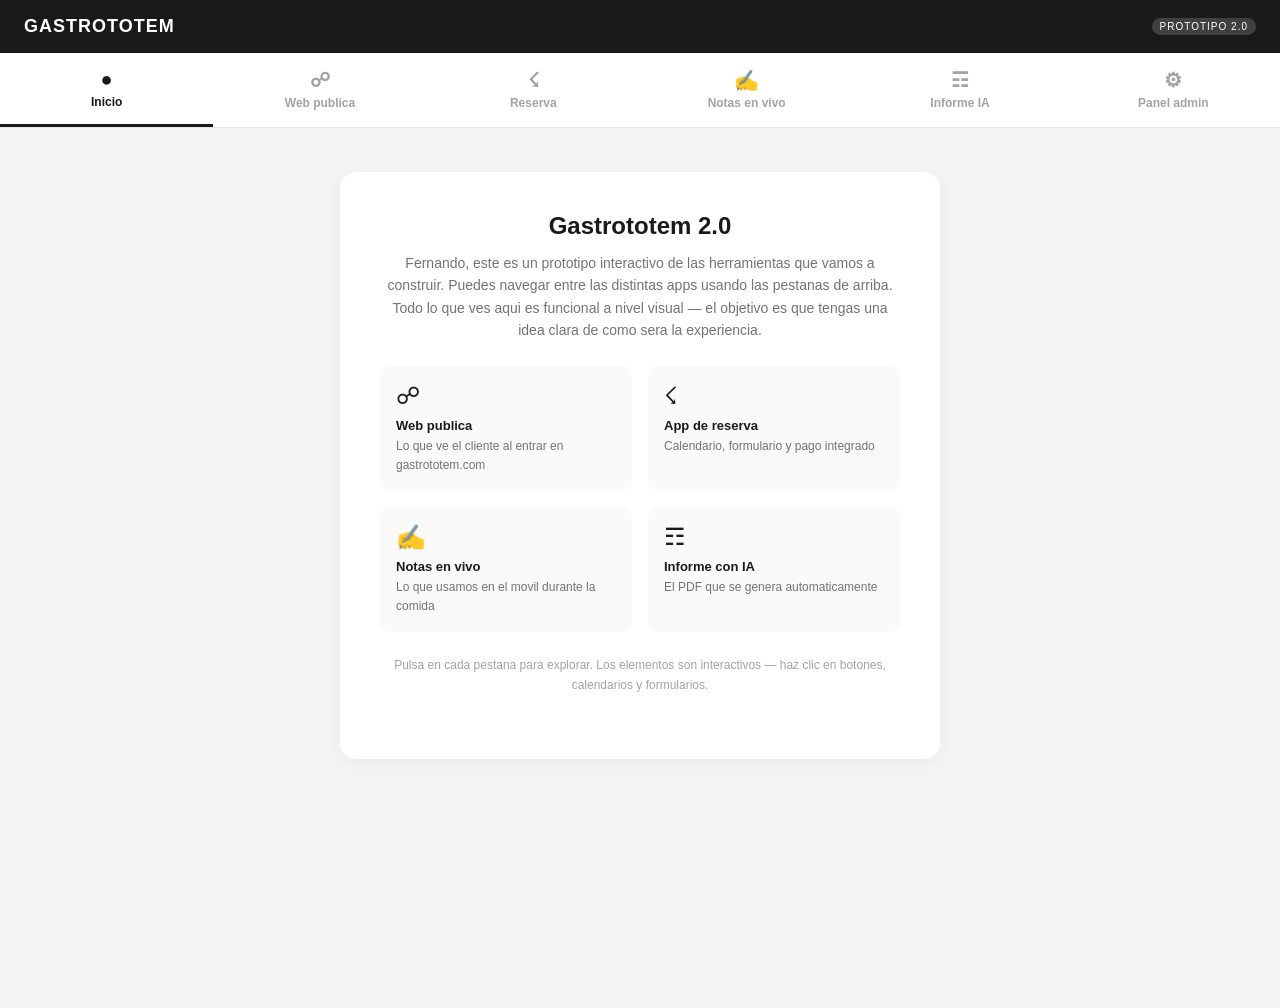
<file: docs/mockup/index.html>
<!DOCTYPE html>
<html lang="es">
<head>
<meta charset="UTF-8">
<meta name="viewport" content="width=device-width, initial-scale=1.0">
<title>Gastrototem 2.0 — Prototipo Interactivo</title>
<style>
  :root {
    --black: #1a1a1a;
    --white: #ffffff;
    --gray-50: #fafafa;
    --gray-100: #f5f5f5;
    --gray-200: #e5e5e5;
    --gray-300: #d4d4d4;
    --gray-400: #a3a3a3;
    --gray-500: #737373;
    --gray-600: #525252;
    --gray-700: #404040;
    --amber: #f59e0b;
    --amber-light: #fef3c7;
    --green: #22c55e;
    --green-light: #dcfce7;
    --red: #ef4444;
    --red-light: #fef2f2;
    --blue: #3b82f6;
    --blue-light: #eff6ff;
  }

  * { margin: 0; padding: 0; box-sizing: border-box; }

  body {
    font-family: -apple-system, BlinkMacSystemFont, 'Segoe UI', Roboto, sans-serif;
    background: var(--gray-100);
    color: var(--black);
    min-height: 100vh;
  }

  /* ===== TOP NAV ===== */
  .top-bar {
    background: var(--black);
    color: var(--white);
    padding: 16px 24px;
    display: flex;
    align-items: center;
    justify-content: space-between;
    position: fixed;
    top: 0;
    left: 0;
    right: 0;
    z-index: 1000;
  }
  .top-bar .logo {
    font-size: 18px;
    font-weight: 800;
    letter-spacing: 1px;
  }
  .top-bar .badge {
    font-size: 10px;
    background: var(--gray-700);
    padding: 3px 8px;
    border-radius: 10px;
    letter-spacing: 1px;
  }

  /* ===== APP SELECTOR ===== */
  .app-selector {
    display: flex;
    gap: 0;
    background: var(--white);
    border-bottom: 1px solid var(--gray-200);
    position: fixed;
    top: 54px;
    left: 0;
    right: 0;
    z-index: 999;
    overflow-x: auto;
  }
  .app-tab {
    flex: 1;
    padding: 14px 12px;
    text-align: center;
    font-size: 12px;
    font-weight: 600;
    cursor: pointer;
    border-bottom: 3px solid transparent;
    color: var(--gray-400);
    transition: all 0.2s;
    white-space: nowrap;
    min-width: 0;
  }
  .app-tab:hover { color: var(--gray-600); }
  .app-tab.active {
    color: var(--black);
    border-bottom-color: var(--black);
  }
  .app-tab .tab-icon {
    display: block;
    font-size: 20px;
    margin-bottom: 4px;
  }

  /* ===== CONTENT ===== */
  .content {
    margin-top: 108px;
    padding: 24px;
    max-width: 900px;
    margin-left: auto;
    margin-right: auto;
  }

  .app-view { display: none; }
  .app-view.active { display: block; }

  /* ===== PHONE FRAME ===== */
  .phone-frame {
    max-width: 390px;
    margin: 0 auto;
    background: var(--white);
    border-radius: 32px;
    box-shadow: 0 20px 60px rgba(0,0,0,0.15);
    overflow: hidden;
    border: 8px solid var(--black);
  }
  .phone-statusbar {
    background: var(--black);
    color: var(--white);
    padding: 8px 24px;
    display: flex;
    justify-content: space-between;
    font-size: 12px;
    font-weight: 600;
  }
  .phone-header {
    padding: 16px 20px;
    border-bottom: 1px solid var(--gray-200);
    display: flex;
    align-items: center;
    justify-content: space-between;
  }
  .phone-header h2 {
    font-size: 17px;
    font-weight: 700;
  }
  .phone-header .back-btn {
    font-size: 14px;
    color: var(--gray-500);
    cursor: pointer;
  }
  .phone-body {
    padding: 20px;
    max-height: 600px;
    overflow-y: auto;
  }

  /* ===== DESKTOP FRAME ===== */
  .desktop-frame {
    background: var(--white);
    border-radius: 12px;
    box-shadow: 0 4px 20px rgba(0,0,0,0.08);
    overflow: hidden;
    border: 1px solid var(--gray-200);
  }
  .desktop-toolbar {
    background: var(--gray-100);
    padding: 10px 16px;
    display: flex;
    align-items: center;
    gap: 8px;
    border-bottom: 1px solid var(--gray-200);
  }
  .desktop-dot {
    width: 12px;
    height: 12px;
    border-radius: 50%;
    background: var(--gray-300);
  }
  .desktop-dot.red { background: #ff5f57; }
  .desktop-dot.yellow { background: #febc2e; }
  .desktop-dot.green { background: #28c840; }
  .desktop-url {
    flex: 1;
    background: var(--white);
    padding: 6px 12px;
    border-radius: 6px;
    font-size: 12px;
    color: var(--gray-500);
    margin-left: 8px;
  }
  .desktop-body {
    padding: 0;
  }

  /* ===== SHARED COMPONENTS ===== */
  .section-label {
    font-size: 11px;
    font-weight: 700;
    text-transform: uppercase;
    letter-spacing: 1.5px;
    color: var(--gray-400);
    margin-bottom: 12px;
    margin-top: 24px;
  }
  .section-label:first-child { margin-top: 0; }

  .card {
    background: var(--gray-50);
    border: 1px solid var(--gray-200);
    border-radius: 12px;
    padding: 16px;
    margin-bottom: 12px;
  }

  .btn {
    display: inline-flex;
    align-items: center;
    justify-content: center;
    padding: 12px 24px;
    border-radius: 8px;
    font-size: 14px;
    font-weight: 600;
    cursor: pointer;
    border: none;
    transition: all 0.2s;
  }
  .btn-primary {
    background: var(--black);
    color: var(--white);
    width: 100%;
  }
  .btn-primary:hover { background: var(--gray-700); }
  .btn-secondary {
    background: var(--white);
    color: var(--black);
    border: 1px solid var(--gray-300);
  }
  .btn-small {
    padding: 8px 14px;
    font-size: 12px;
  }

  .input-group {
    margin-bottom: 16px;
  }
  .input-group label {
    display: block;
    font-size: 12px;
    font-weight: 600;
    color: var(--gray-600);
    margin-bottom: 6px;
  }
  .input-group input,
  .input-group textarea,
  .input-group select {
    width: 100%;
    padding: 10px 12px;
    border: 1px solid var(--gray-300);
    border-radius: 8px;
    font-size: 14px;
    font-family: inherit;
    background: var(--white);
  }
  .input-group textarea {
    resize: vertical;
    min-height: 60px;
  }

  .rating {
    display: flex;
    gap: 4px;
    margin: 6px 0;
  }
  .rating-dot {
    width: 32px;
    height: 32px;
    border-radius: 50%;
    border: 2px solid var(--gray-300);
    display: flex;
    align-items: center;
    justify-content: center;
    font-size: 12px;
    font-weight: 700;
    cursor: pointer;
    color: var(--gray-400);
    transition: all 0.2s;
  }
  .rating-dot.active {
    background: var(--black);
    border-color: var(--black);
    color: var(--white);
  }

  .badge-status {
    display: inline-block;
    padding: 3px 10px;
    border-radius: 20px;
    font-size: 11px;
    font-weight: 600;
  }
  .badge-pending { background: var(--amber-light); color: #92400e; }
  .badge-done { background: var(--green-light); color: #166534; }
  .badge-active { background: var(--blue-light); color: #1e40af; }

  /* ===== CALENDAR ===== */
  .calendar {
    width: 100%;
    border-collapse: collapse;
    margin-bottom: 20px;
  }
  .calendar th {
    padding: 8px 4px;
    font-size: 11px;
    font-weight: 600;
    color: var(--gray-400);
    text-transform: uppercase;
  }
  .calendar td {
    padding: 4px;
    text-align: center;
  }
  .cal-day {
    width: 36px;
    height: 36px;
    display: flex;
    align-items: center;
    justify-content: center;
    margin: 0 auto;
    border-radius: 50%;
    font-size: 13px;
    cursor: pointer;
    transition: all 0.15s;
  }
  .cal-day:hover { background: var(--gray-100); }
  .cal-day.empty { cursor: default; }
  .cal-day.empty:hover { background: transparent; }
  .cal-day.available {
    background: var(--green-light);
    color: #166534;
    font-weight: 600;
  }
  .cal-day.available:hover { background: #bbf7d0; }
  .cal-day.selected {
    background: var(--black) !important;
    color: var(--white) !important;
  }
  .cal-day.past { color: var(--gray-300); cursor: default; }

  .zone-chip {
    display: inline-block;
    padding: 6px 14px;
    border-radius: 20px;
    font-size: 12px;
    border: 1px solid var(--gray-300);
    cursor: pointer;
    margin: 4px;
    transition: all 0.15s;
  }
  .zone-chip.active {
    background: var(--black);
    color: var(--white);
    border-color: var(--black);
  }

  /* ===== NOTES APP BLOCKS ===== */
  .block-tab {
    display: flex;
    gap: 0;
    overflow-x: auto;
    border-bottom: 1px solid var(--gray-200);
    margin: 0 -20px;
    padding: 0 20px;
  }
  .block-tab-item {
    padding: 10px 14px;
    font-size: 11px;
    font-weight: 600;
    white-space: nowrap;
    cursor: pointer;
    border-bottom: 2px solid transparent;
    color: var(--gray-400);
    transition: all 0.2s;
  }
  .block-tab-item.active {
    color: var(--black);
    border-bottom-color: var(--black);
  }
  .block-tab-item .block-num {
    display: inline-flex;
    align-items: center;
    justify-content: center;
    width: 18px;
    height: 18px;
    border-radius: 50%;
    background: var(--gray-200);
    font-size: 10px;
    margin-right: 4px;
  }
  .block-tab-item.active .block-num {
    background: var(--black);
    color: var(--white);
  }
  .block-tab-item.completed .block-num {
    background: var(--green);
    color: var(--white);
  }

  .block-content { display: none; }
  .block-content.active { display: block; }

  /* Dish card */
  .dish-card {
    background: var(--white);
    border: 1px solid var(--gray-200);
    border-radius: 12px;
    overflow: hidden;
    margin-bottom: 16px;
  }
  .dish-photo {
    height: 160px;
    background: var(--gray-100);
    display: flex;
    align-items: center;
    justify-content: center;
    font-size: 40px;
    color: var(--gray-300);
    position: relative;
    cursor: pointer;
  }
  .dish-photo .cam-label {
    position: absolute;
    bottom: 10px;
    font-size: 11px;
    color: var(--gray-400);
    background: rgba(255,255,255,0.9);
    padding: 4px 10px;
    border-radius: 12px;
  }
  .dish-photo.has-photo {
    background: linear-gradient(135deg, #f5e6d3 0%, #e8d5b7 100%);
  }
  .dish-photo.has-photo .cam-label { display: none; }
  .dish-body { padding: 14px; }

  .voice-btn {
    display: flex;
    align-items: center;
    gap: 8px;
    padding: 10px 14px;
    background: var(--gray-50);
    border: 1px dashed var(--gray-300);
    border-radius: 8px;
    cursor: pointer;
    font-size: 13px;
    color: var(--gray-500);
    width: 100%;
    margin-top: 8px;
  }
  .voice-btn:hover {
    border-color: var(--gray-400);
    color: var(--gray-600);
  }
  .voice-btn.recording {
    border-color: var(--red);
    color: var(--red);
    background: var(--red-light);
    animation: pulse 1.5s infinite;
  }
  @keyframes pulse {
    0%, 100% { opacity: 1; }
    50% { opacity: 0.7; }
  }

  /* ===== REPORT PREVIEW ===== */
  .report-preview {
    background: var(--white);
    padding: 40px;
    max-width: 700px;
    margin: 0 auto;
    box-shadow: 0 2px 20px rgba(0,0,0,0.08);
    border: 1px solid var(--gray-200);
    font-size: 13px;
    line-height: 1.7;
  }
  .report-header {
    text-align: center;
    border-bottom: 2px solid var(--black);
    padding-bottom: 20px;
    margin-bottom: 30px;
  }
  .report-header h1 {
    font-size: 20px;
    letter-spacing: 2px;
  }
  .report-header .report-meta {
    font-size: 12px;
    color: var(--gray-500);
    margin-top: 8px;
  }
  .report-section {
    margin-bottom: 24px;
  }
  .report-section h3 {
    font-size: 14px;
    font-weight: 700;
    text-transform: uppercase;
    letter-spacing: 1px;
    margin-bottom: 12px;
    padding-bottom: 6px;
    border-bottom: 1px solid var(--gray-200);
  }
  .report-item {
    margin-bottom: 12px;
  }
  .report-item strong {
    font-size: 12px;
    text-transform: uppercase;
    letter-spacing: 0.5px;
    color: var(--gray-500);
  }
  .report-action {
    display: inline-block;
    padding: 3px 10px;
    border-radius: 4px;
    font-size: 11px;
    font-weight: 700;
    letter-spacing: 0.5px;
  }
  .action-immediate { background: #fef2f2; color: #991b1b; border: 1px solid #fecaca; }
  .action-recommended { background: var(--amber-light); color: #92400e; border: 1px solid #fde68a; }
  .action-fine { background: var(--blue-light); color: #1e40af; border: 1px solid #bfdbfe; }

  .report-verdict {
    border: 2px solid var(--black);
    padding: 20px;
    margin-top: 30px;
    text-align: center;
  }
  .report-verdict h3 {
    border: none;
    margin-bottom: 8px;
  }
  .report-verdict p {
    font-style: italic;
    font-size: 14px;
    line-height: 1.6;
  }
  .report-footer {
    text-align: center;
    margin-top: 30px;
    padding-top: 20px;
    border-top: 1px solid var(--gray-200);
    font-size: 11px;
    color: var(--gray-400);
  }

  /* ===== ADMIN PANEL ===== */
  .admin-sidebar {
    width: 220px;
    background: var(--black);
    color: var(--white);
    padding: 20px 0;
    min-height: 500px;
    float: left;
  }
  .admin-nav-item {
    padding: 10px 20px;
    font-size: 13px;
    cursor: pointer;
    display: flex;
    align-items: center;
    gap: 10px;
    color: var(--gray-400);
    transition: all 0.15s;
  }
  .admin-nav-item:hover { color: var(--white); background: var(--gray-700); }
  .admin-nav-item.active { color: var(--white); background: var(--gray-700); }
  .admin-content {
    margin-left: 220px;
    padding: 24px;
  }
  .stat-grid {
    display: grid;
    grid-template-columns: repeat(4, 1fr);
    gap: 16px;
    margin-bottom: 24px;
  }
  .stat-card {
    background: var(--white);
    border: 1px solid var(--gray-200);
    border-radius: 10px;
    padding: 16px;
  }
  .stat-card .stat-value {
    font-size: 28px;
    font-weight: 800;
  }
  .stat-card .stat-label {
    font-size: 11px;
    color: var(--gray-500);
    margin-top: 4px;
  }
  .admin-table {
    width: 100%;
    border-collapse: collapse;
    font-size: 13px;
  }
  .admin-table th {
    text-align: left;
    padding: 10px 14px;
    font-size: 11px;
    font-weight: 600;
    text-transform: uppercase;
    letter-spacing: 0.5px;
    color: var(--gray-400);
    border-bottom: 2px solid var(--gray-200);
  }
  .admin-table td {
    padding: 12px 14px;
    border-bottom: 1px solid var(--gray-100);
  }

  /* ===== LANDING PAGE ===== */
  .landing-hero {
    background: var(--black);
    color: var(--white);
    padding: 60px 40px;
    text-align: center;
  }
  .landing-hero h1 {
    font-size: 32px;
    font-weight: 800;
    margin-bottom: 12px;
    letter-spacing: -0.5px;
  }
  .landing-hero p {
    font-size: 16px;
    color: var(--gray-400);
    max-width: 500px;
    margin: 0 auto 24px;
    line-height: 1.6;
  }
  .landing-hero .btn {
    background: var(--white);
    color: var(--black);
    font-size: 15px;
    padding: 14px 32px;
  }
  .landing-section {
    padding: 40px;
  }
  .landing-section h2 {
    font-size: 22px;
    font-weight: 700;
    margin-bottom: 20px;
  }
  .feature-grid {
    display: grid;
    grid-template-columns: repeat(2, 1fr);
    gap: 20px;
  }
  .feature-card {
    padding: 20px;
    background: var(--gray-50);
    border-radius: 12px;
  }
  .feature-card .feature-icon {
    font-size: 28px;
    margin-bottom: 10px;
  }
  .feature-card h3 {
    font-size: 15px;
    font-weight: 700;
    margin-bottom: 6px;
  }
  .feature-card p {
    font-size: 13px;
    color: var(--gray-600);
    line-height: 1.5;
  }
  .price-box {
    text-align: center;
    padding: 30px;
    background: var(--gray-50);
    border-radius: 16px;
    margin: 20px 40px;
  }
  .price-box .price {
    font-size: 48px;
    font-weight: 800;
  }
  .price-box .price-label {
    color: var(--gray-500);
    font-size: 14px;
  }

  /* ===== STEP INDICATOR ===== */
  .steps {
    display: flex;
    gap: 0;
    margin-bottom: 24px;
  }
  .step {
    flex: 1;
    text-align: center;
    position: relative;
    padding: 12px 8px;
  }
  .step::after {
    content: '';
    position: absolute;
    top: 22px;
    right: -50%;
    width: 100%;
    height: 2px;
    background: var(--gray-200);
    z-index: 0;
  }
  .step:last-child::after { display: none; }
  .step-num {
    width: 28px;
    height: 28px;
    border-radius: 50%;
    background: var(--gray-200);
    color: var(--gray-500);
    display: inline-flex;
    align-items: center;
    justify-content: center;
    font-size: 12px;
    font-weight: 700;
    margin-bottom: 6px;
    position: relative;
    z-index: 1;
  }
  .step.active .step-num {
    background: var(--black);
    color: var(--white);
  }
  .step.completed .step-num {
    background: var(--green);
    color: var(--white);
  }
  .step-label {
    font-size: 10px;
    color: var(--gray-400);
    font-weight: 600;
  }
  .step.active .step-label { color: var(--black); }

  /* ===== INTRO OVERLAY ===== */
  .intro-card {
    background: var(--white);
    border-radius: 16px;
    padding: 40px;
    max-width: 600px;
    margin: 40px auto;
    text-align: center;
    box-shadow: 0 4px 20px rgba(0,0,0,0.06);
  }
  .intro-card h2 {
    font-size: 24px;
    margin-bottom: 12px;
  }
  .intro-card p {
    color: var(--gray-500);
    font-size: 14px;
    line-height: 1.6;
    margin-bottom: 24px;
  }
  .intro-cards {
    display: grid;
    grid-template-columns: repeat(2, 1fr);
    gap: 16px;
    text-align: left;
    margin-bottom: 24px;
  }
  .intro-feature {
    padding: 16px;
    background: var(--gray-50);
    border-radius: 10px;
  }
  .intro-feature .if-icon {
    font-size: 24px;
    margin-bottom: 8px;
  }
  .intro-feature h4 {
    font-size: 13px;
    font-weight: 700;
    margin-bottom: 4px;
  }
  .intro-feature p {
    font-size: 12px;
    margin: 0;
    color: var(--gray-500);
  }

  /* ===== GENERATE REPORT ANIMATION ===== */
  .generate-overlay {
    display: none;
    position: fixed;
    top: 0; left: 0; right: 0; bottom: 0;
    background: rgba(0,0,0,0.7);
    z-index: 2000;
    align-items: center;
    justify-content: center;
  }
  .generate-overlay.active { display: flex; }
  .generate-modal {
    background: var(--white);
    border-radius: 20px;
    padding: 40px;
    text-align: center;
    max-width: 400px;
    width: 90%;
  }
  .spinner {
    width: 48px;
    height: 48px;
    border: 4px solid var(--gray-200);
    border-top-color: var(--black);
    border-radius: 50%;
    animation: spin 0.8s linear infinite;
    margin: 0 auto 20px;
  }
  @keyframes spin { to { transform: rotate(360deg); } }

  /* ===== RESPONSIVE ===== */
  @media (max-width: 768px) {
    .stat-grid { grid-template-columns: repeat(2, 1fr); }
    .feature-grid { grid-template-columns: 1fr; }
    .admin-sidebar { display: none; }
    .admin-content { margin-left: 0; }
    .intro-cards { grid-template-columns: 1fr; }
    .report-preview { padding: 20px; }
  }

  /* Sub-nav within each app */
  .sub-nav {
    display: flex;
    gap: 8px;
    margin-bottom: 20px;
    flex-wrap: wrap;
  }
  .sub-nav-btn {
    padding: 8px 16px;
    border-radius: 20px;
    font-size: 12px;
    font-weight: 600;
    cursor: pointer;
    border: 1px solid var(--gray-300);
    background: var(--white);
    color: var(--gray-600);
    transition: all 0.15s;
  }
  .sub-nav-btn.active {
    background: var(--black);
    color: var(--white);
    border-color: var(--black);
  }

  .dish-grid-photo {
    width: 100%;
    height: 140px;
    object-fit: cover;
    border-radius: 8px;
    background: linear-gradient(135deg, #f5e6d3 0%, #e8d5b7 50%, #d4c4a8 100%);
    display: flex;
    align-items: center;
    justify-content: center;
    font-size: 32px;
    margin-bottom: 8px;
  }
</style>
</head>
<body>

<!-- TOP BAR -->
<div class="top-bar">
  <div class="logo">GASTROTOTEM</div>
  <div class="badge">PROTOTIPO 2.0</div>
</div>

<!-- APP SELECTOR -->
<div class="app-selector">
  <div class="app-tab active" onclick="showApp('intro')">
    <span class="tab-icon">&#9679;</span>
    Inicio
  </div>
  <div class="app-tab" onclick="showApp('landing')">
    <span class="tab-icon">&#9741;</span>
    Web publica
  </div>
  <div class="app-tab" onclick="showApp('booking')">
    <span class="tab-icon">&#9735;</span>
    Reserva
  </div>
  <div class="app-tab" onclick="showApp('notes')">
    <span class="tab-icon">&#9997;</span>
    Notas en vivo
  </div>
  <div class="app-tab" onclick="showApp('report')">
    <span class="tab-icon">&#9782;</span>
    Informe IA
  </div>
  <div class="app-tab" onclick="showApp('admin')">
    <span class="tab-icon">&#9881;</span>
    Panel admin
  </div>
</div>

<div class="content">

  <!-- ==================== INTRO ==================== -->
  <div class="app-view active" id="view-intro">
    <div class="intro-card">
      <h2>Gastrototem 2.0</h2>
      <p>Fernando, este es un prototipo interactivo de las herramientas que vamos a construir. Puedes navegar entre las distintas apps usando las pestanas de arriba. Todo lo que ves aqui es funcional a nivel visual — el objetivo es que tengas una idea clara de como sera la experiencia.</p>
      <div class="intro-cards">
        <div class="intro-feature">
          <div class="if-icon">&#9741;</div>
          <h4>Web publica</h4>
          <p>Lo que ve el cliente al entrar en gastrototem.com</p>
        </div>
        <div class="intro-feature">
          <div class="if-icon">&#9735;</div>
          <h4>App de reserva</h4>
          <p>Calendario, formulario y pago integrado</p>
        </div>
        <div class="intro-feature">
          <div class="if-icon">&#9997;</div>
          <h4>Notas en vivo</h4>
          <p>Lo que usamos en el movil durante la comida</p>
        </div>
        <div class="intro-feature">
          <div class="if-icon">&#9782;</div>
          <h4>Informe con IA</h4>
          <p>El PDF que se genera automaticamente</p>
        </div>
      </div>
      <p style="font-size:12px; color:var(--gray-400);">Pulsa en cada pestana para explorar. Los elementos son interactivos — haz clic en botones, calendarios y formularios.</p>
    </div>
  </div>

  <!-- ==================== LANDING ==================== -->
  <div class="app-view" id="view-landing">
    <div class="desktop-frame">
      <div class="desktop-toolbar">
        <div class="desktop-dot red"></div>
        <div class="desktop-dot yellow"></div>
        <div class="desktop-dot green"></div>
        <div class="desktop-url">gastrototem.com/afinacion</div>
      </div>
      <div class="desktop-body">
        <div class="landing-hero">
          <div style="font-size:12px; letter-spacing:3px; margin-bottom:16px; color:var(--gray-400);">GASTROTOTEM</div>
          <h1>Afinamos restaurantes.<br>Decimos la verdad.</h1>
          <p>Somos la firma de critica gastronomica especializada que afina tu negocio. Visita de incognito, juicio experto y un plan de mejora concreto. En un dia.</p>
          <button class="btn" onclick="showApp('booking')">Reservar Sesion de Afinacion</button>
        </div>
        <div class="landing-section">
          <h2>Como funciona</h2>
          <div class="feature-grid">
            <div class="feature-card">
              <div class="feature-icon">1</div>
              <h3>Reservas y nos cuentas</h3>
              <p>Eliges fecha, rellenas un breve formulario sobre tu restaurante y pagas. Sin llamadas, sin reuniones previas.</p>
            </div>
            <div class="feature-card">
              <div class="feature-icon">2</div>
              <h3>Vamos de incognito</h3>
              <p>Comemos como clientes reales. Evaluamos cocina, sala, experiencia y coherencia con criterio de critica profesional.</p>
            </div>
            <div class="feature-card">
              <div class="feature-icon">3</div>
              <h3>Te decimos la verdad</h3>
              <p>Reunion inmediata con la propiedad. Te presentamos el informe con observaciones, juicios y acciones concretas.</p>
            </div>
            <div class="feature-card">
              <div class="feature-icon">4</div>
              <h3>Seguimiento a 30 dias</h3>
              <p>Llamada de control incluida para revisar que has implementado y resolver dudas.</p>
            </div>
          </div>
        </div>
        <div class="price-box">
          <div class="price">1.000 &#8364;</div>
          <div class="price-label">+ IVA | Servicio completo en un dia</div>
          <div style="margin-top:16px;">
            <button class="btn btn-primary" style="max-width:300px;" onclick="showApp('booking')">Reservar ahora</button>
          </div>
        </div>
        <div class="landing-section" style="text-align:center; padding-top:20px;">
          <p style="font-size:13px; color:var(--gray-400);">Fernando Huidobro &middot; Juanma Agrela<br>Gastrototem &mdash; Alta Afinacion Gastronomica</p>
        </div>
      </div>
    </div>
  </div>

  <!-- ==================== BOOKING APP ==================== -->
  <div class="app-view" id="view-booking">
    <div class="sub-nav">
      <button class="sub-nav-btn active" onclick="showBookingStep(1, this)">1. Zona y fecha</button>
      <button class="sub-nav-btn" onclick="showBookingStep(2, this)">2. Formulario</button>
      <button class="sub-nav-btn" onclick="showBookingStep(3, this)">3. Pago</button>
      <button class="sub-nav-btn" onclick="showBookingStep(4, this)">4. Confirmacion</button>
    </div>

    <div class="phone-frame">
      <div class="phone-statusbar">
        <span>14:32</span>
        <span>&#9679;&#9679;&#9679;</span>
      </div>

      <!-- STEP 1: Zona y fecha -->
      <div class="booking-step active" id="booking-1">
        <div class="phone-header">
          <h2>Reservar sesion</h2>
          <span style="font-size:12px; color:var(--gray-400);">Paso 1 de 4</span>
        </div>
        <div class="phone-body">
          <div class="section-label">Zona</div>
          <div style="display:flex; flex-wrap:wrap; gap:4px; margin-bottom:20px;">
            <div class="zone-chip active">Malaga capital</div>
            <div class="zone-chip" onclick="this.classList.toggle('active')">Costa del Sol</div>
            <div class="zone-chip" onclick="this.classList.toggle('active')">Interior</div>
          </div>

          <div class="section-label">Horario</div>
          <div style="display:flex; gap:8px; margin-bottom:20px;">
            <div class="zone-chip active">Comida</div>
            <div class="zone-chip">Cena</div>
          </div>

          <div class="section-label">Mayo 2026</div>
          <table class="calendar">
            <tr><th>L</th><th>M</th><th>X</th><th>J</th><th>V</th><th>S</th><th>D</th></tr>
            <tr>
              <td><div class="cal-day empty"></div></td>
              <td><div class="cal-day empty"></div></td>
              <td><div class="cal-day empty"></div></td>
              <td><div class="cal-day empty"></div></td>
              <td><div class="cal-day past">1</div></td>
              <td><div class="cal-day past">2</div></td>
              <td><div class="cal-day past">3</div></td>
            </tr>
            <tr>
              <td><div class="cal-day past">4</div></td>
              <td><div class="cal-day past">5</div></td>
              <td><div class="cal-day past">6</div></td>
              <td><div class="cal-day past">7</div></td>
              <td><div class="cal-day past">8</div></td>
              <td><div class="cal-day past">9</div></td>
              <td><div class="cal-day past">10</div></td>
            </tr>
            <tr>
              <td><div class="cal-day past">11</div></td>
              <td><div class="cal-day past">12</div></td>
              <td><div class="cal-day past">13</div></td>
              <td><div class="cal-day available" onclick="selectDay(this)">14</div></td>
              <td><div class="cal-day">15</div></td>
              <td><div class="cal-day available" onclick="selectDay(this)">16</div></td>
              <td><div class="cal-day">17</div></td>
            </tr>
            <tr>
              <td><div class="cal-day">18</div></td>
              <td><div class="cal-day available" onclick="selectDay(this)">19</div></td>
              <td><div class="cal-day">20</div></td>
              <td><div class="cal-day available selected" onclick="selectDay(this)">21</div></td>
              <td><div class="cal-day">22</div></td>
              <td><div class="cal-day available" onclick="selectDay(this)">23</div></td>
              <td><div class="cal-day">24</div></td>
            </tr>
            <tr>
              <td><div class="cal-day">25</div></td>
              <td><div class="cal-day available" onclick="selectDay(this)">26</div></td>
              <td><div class="cal-day">27</div></td>
              <td><div class="cal-day available" onclick="selectDay(this)">28</div></td>
              <td><div class="cal-day">29</div></td>
              <td><div class="cal-day available" onclick="selectDay(this)">30</div></td>
              <td><div class="cal-day">31</div></td>
            </tr>
          </table>

          <div class="card" style="text-align:center;">
            <div style="font-size:12px; color:var(--gray-400);">Seleccionado</div>
            <div style="font-size:18px; font-weight:700; margin:4px 0;">Miercoles 21 mayo</div>
            <div style="font-size:13px; color:var(--gray-500);">Comida &middot; Malaga capital</div>
          </div>

          <button class="btn btn-primary" style="margin-top:12px;" onclick="showBookingStep(2)">Continuar</button>
        </div>
      </div>

      <!-- STEP 2: Formulario -->
      <div class="booking-step" id="booking-2">
        <div class="phone-header">
          <span class="back-btn" onclick="showBookingStep(1)">&larr; Atras</span>
          <span style="font-size:12px; color:var(--gray-400);">Paso 2 de 4</span>
        </div>
        <div class="phone-body">
          <h2 style="font-size:17px; margin-bottom:4px;">Cuentanos sobre tu restaurante</h2>
          <p style="font-size:12px; color:var(--gray-400); margin-bottom:20px;">Esta informacion nos ayuda a preparar un analisis mas preciso.</p>

          <div class="input-group">
            <label>Nombre del restaurante</label>
            <input type="text" placeholder="Ej: La Cosmopolita" value="La Cosmopolita">
          </div>
          <div class="input-group">
            <label>Direccion</label>
            <input type="text" placeholder="Calle, numero, ciudad" value="C/ Jose Denis Belgrano 3, Malaga">
          </div>
          <div style="display:grid; grid-template-columns:1fr 1fr; gap:12px;">
            <div class="input-group">
              <label>Web</label>
              <input type="text" placeholder="www..." value="lacosmopolita.es">
            </div>
            <div class="input-group">
              <label>Instagram</label>
              <input type="text" placeholder="@..." value="@lacosmopolita">
            </div>
          </div>
          <div class="input-group">
            <label>Concepto culinario en una frase</label>
            <input type="text" placeholder="Ej: Cocina mediterranea de mercado" value="Cocina de autor con base andaluza">
          </div>
          <div style="display:grid; grid-template-columns:1fr 1fr; gap:12px;">
            <div class="input-group">
              <label>Cubiertos</label>
              <input type="number" placeholder="Ej: 45" value="52">
            </div>
            <div class="input-group">
              <label>Equipo cocina/sala</label>
              <input type="text" placeholder="Ej: 3/2" value="4/3">
            </div>
          </div>
          <div class="input-group">
            <label>Principal reto del negocio ahora mismo</label>
            <textarea placeholder="Describe el mayor desafio que enfrentas...">Fidelizar al cliente local frente a la estacionalidad turistica</textarea>
          </div>
          <div class="input-group">
            <label>Algo concreto que quieras que observemos</label>
            <textarea placeholder="Opcional — cualquier aspecto especifico...">La transicion entre primer y segundo plato suele ser lenta</textarea>
          </div>
          <div class="input-group">
            <label>Has trabajado con asesor/consultor antes</label>
            <select>
              <option>No, es la primera vez</option>
              <option selected>Si, hace mas de un ano</option>
              <option>Si, actualmente trabajo con uno</option>
            </select>
          </div>

          <button class="btn btn-primary" style="margin-top:12px;" onclick="showBookingStep(3)">Continuar al pago</button>
        </div>
      </div>

      <!-- STEP 3: Pago -->
      <div class="booking-step" id="booking-3">
        <div class="phone-header">
          <span class="back-btn" onclick="showBookingStep(2)">&larr; Atras</span>
          <span style="font-size:12px; color:var(--gray-400);">Paso 3 de 4</span>
        </div>
        <div class="phone-body">
          <h2 style="font-size:17px; margin-bottom:16px;">Confirmar y pagar</h2>

          <div class="card">
            <div style="font-size:12px; color:var(--gray-400); margin-bottom:8px;">RESUMEN</div>
            <div style="display:flex; justify-content:space-between; margin-bottom:6px;">
              <span style="font-size:14px;">Sesion de Afinacion</span>
              <span style="font-size:14px; font-weight:700;">1.000 &#8364;</span>
            </div>
            <div style="display:flex; justify-content:space-between; margin-bottom:6px;">
              <span style="font-size:13px; color:var(--gray-500);">IVA (21%)</span>
              <span style="font-size:13px; color:var(--gray-500);">210 &#8364;</span>
            </div>
            <div style="border-top:1px solid var(--gray-200); padding-top:8px; margin-top:8px; display:flex; justify-content:space-between;">
              <span style="font-size:16px; font-weight:700;">Total</span>
              <span style="font-size:16px; font-weight:700;">1.210 &#8364;</span>
            </div>
          </div>

          <div class="card" style="margin-top:8px;">
            <div style="font-size:12px; color:var(--gray-400); margin-bottom:4px;">FECHA</div>
            <div style="font-size:14px; font-weight:600;">Miercoles 21 mayo 2026 &middot; Comida</div>
            <div style="font-size:12px; color:var(--gray-500);">Malaga capital &middot; La Cosmopolita</div>
          </div>

          <div class="section-label">Metodo de pago</div>
          <div class="input-group">
            <label>Numero de tarjeta</label>
            <input type="text" placeholder="1234 5678 9012 3456" value="4242 4242 4242 4242">
          </div>
          <div style="display:grid; grid-template-columns:1fr 1fr; gap:12px;">
            <div class="input-group">
              <label>Caducidad</label>
              <input type="text" placeholder="MM/AA" value="12/27">
            </div>
            <div class="input-group">
              <label>CVC</label>
              <input type="text" placeholder="123" value="***">
            </div>
          </div>

          <div style="text-align:center; padding:10px 0; font-size:11px; color:var(--gray-400);">
            Pago seguro con <strong style="color:var(--gray-600);">Stripe</strong>
          </div>

          <button class="btn btn-primary" onclick="showBookingStep(4)">Pagar 1.210 &#8364;</button>
        </div>
      </div>

      <!-- STEP 4: Confirmacion -->
      <div class="booking-step" id="booking-4">
        <div class="phone-body" style="text-align:center; padding-top:60px;">
          <div style="font-size:64px; margin-bottom:16px;">&#10003;</div>
          <h2 style="font-size:20px; margin-bottom:8px;">Reserva confirmada</h2>
          <p style="font-size:14px; color:var(--gray-500); margin-bottom:24px;">Te hemos enviado un email con todos los detalles.</p>

          <div class="card" style="text-align:left;">
            <div style="font-size:12px; color:var(--gray-400); margin-bottom:8px;">DETALLES</div>
            <div style="margin-bottom:6px;"><strong>Restaurante:</strong> La Cosmopolita</div>
            <div style="margin-bottom:6px;"><strong>Fecha:</strong> Miercoles 21 mayo 2026</div>
            <div style="margin-bottom:6px;"><strong>Horario:</strong> Comida</div>
            <div style="margin-bottom:6px;"><strong>Zona:</strong> Malaga capital</div>
            <div style="margin-bottom:6px;"><strong>Importe:</strong> 1.210 &#8364; (IVA incluido)</div>
          </div>

          <div class="card" style="text-align:left; margin-top:8px; background:var(--blue-light);">
            <div style="font-size:13px;"><strong>Que pasa ahora:</strong></div>
            <div style="font-size:12px; color:var(--gray-600); margin-top:6px; line-height:1.5;">
              1. Recibiras un recordatorio 48h antes<br>
              2. Gastrototem visitara tu restaurante de incognito<br>
              3. Tras la comida, reunion con el equipo para presentar el informe<br>
              4. Llamada de control a los 30 dias
            </div>
          </div>
        </div>
      </div>
    </div>
  </div>

  <!-- ==================== NOTES APP ==================== -->
  <div class="app-view" id="view-notes">
    <div class="phone-frame">
      <div class="phone-statusbar">
        <span>14:47</span>
        <span style="color:#ef4444;">&#9679; REC</span>
      </div>
      <div class="phone-header">
        <div>
          <h2 style="font-size:15px;">La Cosmopolita</h2>
          <div style="font-size:11px; color:var(--gray-400);">21 mayo 2026 &middot; Comida</div>
        </div>
        <div style="display:flex; gap:8px;">
          <div style="width:28px; height:28px; border-radius:50%; background:var(--gray-100); display:flex; align-items:center; justify-content:center; font-size:14px; cursor:pointer;">&#9729;</div>
          <div style="width:28px; height:28px; border-radius:50%; background:var(--green-light); display:flex; align-items:center; justify-content:center; font-size:12px; color:#166534;">&#10003;</div>
        </div>
      </div>

      <div class="block-tab">
        <div class="block-tab-item completed" onclick="showBlock(1, this)"><span class="block-num">1</span> Llegada</div>
        <div class="block-tab-item active" onclick="showBlock(2, this)"><span class="block-num">2</span> Platos</div>
        <div class="block-tab-item" onclick="showBlock(3, this)"><span class="block-num">3</span> Sala</div>
        <div class="block-tab-item" onclick="showBlock(4, this)"><span class="block-num">4</span> Global</div>
        <div class="block-tab-item" onclick="showBlock(5, this)"><span class="block-num">5</span> Veredicto</div>
      </div>

      <div class="phone-body">
        <!-- BLOCK 1 -->
        <div class="block-content" id="block-1">
          <div class="section-label">Primera impresion</div>
          <div class="input-group">
            <label>Exterior (fachada, senalizacion, acceso)</label>
            <textarea>Fachada discreta pero limpia. Rotulo bien integrado. Acceso sin escalones.</textarea>
          </div>
          <div class="input-group">
            <label>Recepcion y bienvenida</label>
            <textarea>Recibidos por el maitre en menos de 30 segundos. Trato amable, nos lleva a mesa sin espera.</textarea>
          </div>
          <div class="input-group">
            <label>Ambiente interior</label>
            <textarea>Iluminacion natural buena. Acustica aceptable, algo ruidosa en hora punta. Temperatura correcta. Limpieza impecable.</textarea>
          </div>
          <div class="input-group">
            <label>Valoracion</label>
            <div class="rating">
              <div class="rating-dot" onclick="setRating(this, 1)">1</div>
              <div class="rating-dot" onclick="setRating(this, 2)">2</div>
              <div class="rating-dot" onclick="setRating(this, 3)">3</div>
              <div class="rating-dot active" onclick="setRating(this, 4)">4</div>
              <div class="rating-dot" onclick="setRating(this, 5)">5</div>
            </div>
          </div>
          <div class="voice-btn">
            &#127908; Nota de voz
          </div>
        </div>

        <!-- BLOCK 2 -->
        <div class="block-content active" id="block-2">
          <!-- Plato 1 -->
          <div class="dish-card">
            <div class="dish-photo has-photo">&#127858;</div>
            <div class="dish-body">
              <div class="input-group" style="margin-bottom:8px;">
                <input type="text" value="Salmorejo cordobes con jamon iberico" style="font-weight:600; border:none; padding:0; font-size:15px;">
              </div>
              <div style="display:grid; grid-template-columns:1fr 1fr 1fr; gap:8px; margin-bottom:10px;">
                <div>
                  <div style="font-size:10px; color:var(--gray-400); font-weight:600;">MATERIA PRIMA</div>
                  <div class="rating" style="margin:4px 0;">
                    <div class="rating-dot active" style="width:24px;height:24px;font-size:10px;">4</div>
                  </div>
                </div>
                <div>
                  <div style="font-size:10px; color:var(--gray-400); font-weight:600;">TECNICA</div>
                  <div class="rating" style="margin:4px 0;">
                    <div class="rating-dot active" style="width:24px;height:24px;font-size:10px;">5</div>
                  </div>
                </div>
                <div>
                  <div style="font-size:10px; color:var(--gray-400); font-weight:600;">EMPLATADO</div>
                  <div class="rating" style="margin:4px 0;">
                    <div class="rating-dot active" style="width:24px;height:24px;font-size:10px;">3</div>
                  </div>
                </div>
              </div>
              <textarea style="width:100%; border:1px solid var(--gray-200); border-radius:6px; padding:8px; font-size:12px; min-height:40px;" placeholder="Comentarios...">Tomate excelente, textura perfecta. Jamon de calidad. Emplatado funcional pero sin personalidad, parece de carta estandar.</textarea>
              <div class="voice-btn" style="font-size:12px;">
                &#127908; 0:12 — "El salmorejo esta muy bueno pero..."
              </div>
            </div>
          </div>

          <!-- Plato 2 -->
          <div class="dish-card">
            <div class="dish-photo has-photo" style="background:linear-gradient(135deg, #e8d5b7 0%, #d4c4a8 100%);">&#127843;</div>
            <div class="dish-body">
              <div class="input-group" style="margin-bottom:8px;">
                <input type="text" value="Atun rojo de Barbate con ajoblanco" style="font-weight:600; border:none; padding:0; font-size:15px;">
              </div>
              <div style="display:grid; grid-template-columns:1fr 1fr 1fr; gap:8px; margin-bottom:10px;">
                <div>
                  <div style="font-size:10px; color:var(--gray-400); font-weight:600;">MATERIA PRIMA</div>
                  <div class="rating" style="margin:4px 0;">
                    <div class="rating-dot active" style="width:24px;height:24px;font-size:10px;">5</div>
                  </div>
                </div>
                <div>
                  <div style="font-size:10px; color:var(--gray-400); font-weight:600;">TECNICA</div>
                  <div class="rating" style="margin:4px 0;">
                    <div class="rating-dot active" style="width:24px;height:24px;font-size:10px;">5</div>
                  </div>
                </div>
                <div>
                  <div style="font-size:10px; color:var(--gray-400); font-weight:600;">EMPLATADO</div>
                  <div class="rating" style="margin:4px 0;">
                    <div class="rating-dot active" style="width:24px;height:24px;font-size:10px;">5</div>
                  </div>
                </div>
              </div>
              <textarea style="width:100%; border:1px solid var(--gray-200); border-radius:6px; padding:8px; font-size:12px; min-height:40px;" placeholder="Comentarios...">Plato estrella. Punto del atun impecable, ajoblanco con cuerpo. Presentacion que eleva el producto. Aqui se ve la mano del chef.</textarea>
            </div>
          </div>

          <!-- Add dish button -->
          <button class="btn btn-secondary" style="width:100%;">+ Anadir plato</button>
        </div>

        <!-- BLOCK 3 -->
        <div class="block-content" id="block-3">
          <div class="section-label">Servicio de sala</div>
          <div class="input-group">
            <label>Tiempos entre platos</label>
            <textarea placeholder="Flujo de tiempos...">Primer al segundo plato: 18 minutos. Aceptable. Del segundo al postre: 12 minutos. Bien.</textarea>
          </div>
          <div class="input-group">
            <label>Conocimiento de la carta</label>
            <textarea placeholder="El personal conoce los platos?">El maitre domina la carta. El segundo camarero dudo al describir el plato del dia.</textarea>
          </div>
          <div class="input-group">
            <label>Hospitalidad y resolucion</label>
            <textarea placeholder="Capacidad de resolver imprevistos...">Pedimos cambiar un plato por alergia simulada. Resuelto en 2 minutos sin problema.</textarea>
          </div>
          <div class="input-group">
            <label>Cierre (cuenta, despedida)</label>
            <textarea placeholder="Como fue el cierre...">Cuenta presentada a los 4 minutos de pedirla. Despedida amable del maitre.</textarea>
          </div>
          <div class="input-group">
            <label>Valoracion global sala</label>
            <div class="rating">
              <div class="rating-dot">1</div>
              <div class="rating-dot">2</div>
              <div class="rating-dot">3</div>
              <div class="rating-dot active">4</div>
              <div class="rating-dot">5</div>
            </div>
          </div>
          <div class="voice-btn">&#127908; Nota de voz</div>
        </div>

        <!-- BLOCK 4 -->
        <div class="block-content" id="block-4">
          <div class="section-label">Experiencia global</div>
          <div class="input-group">
            <label>Fluye la experiencia sin friccion?</label>
            <textarea placeholder="Sensacion general de fluidez...">La experiencia fluye bien en general. Unico momento de friccion: al llegar los platos principales, coincidieron con una mesa grande que se levantaba y hubo algo de caos en sala.</textarea>
          </div>
          <div class="input-group">
            <label>El restaurante es lo que dice ser?</label>
            <textarea placeholder="Coherencia entre promesa y realidad...">"Cocina de autor con base andaluza" se cumple en los platos principales. Las entradas son mas convencionales de lo que el concepto sugiere.</textarea>
          </div>
          <div class="input-group">
            <label>El precio se corresponde con lo entregado?</label>
            <textarea placeholder="Relacion calidad-precio...">Ticket medio 45 euros. Correcto para la calidad de los principales. Las entradas no aportan valor diferencial a ese precio.</textarea>
          </div>
          <div class="input-group">
            <label>Observacion mas destacada</label>
            <textarea placeholder="Lo mas interesante del dia..." style="border-color:var(--black); border-width:2px;">El chef tiene talento real pero lo esconde en una carta demasiado segura. Si se atreviera mas en las entradas como lo hace en los principales, este restaurante estaria en otra liga.</textarea>
          </div>
          <div class="voice-btn">&#127908; Nota de voz</div>
        </div>

        <!-- BLOCK 5 -->
        <div class="block-content" id="block-5">
          <div class="section-label">Veredicto rapido</div>
          <p style="font-size:12px; color:var(--gray-400); margin-bottom:16px;">Completa esto antes de la reunion. Alimenta directamente el informe.</p>

          <div class="input-group">
            <label style="color:var(--green);">3 cosas que funcionan bien</label>
            <textarea style="border-color:var(--green);">1. Atun rojo excepcional — plato de referencia
2. Maitre con dominio de sala y hospitalidad genuina
3. Limpieza y ambiente cuidado, se nota la atencion al detalle</textarea>
          </div>

          <div class="input-group">
            <label style="color:var(--red);">3 cosas que hay que cambiar ya</label>
            <textarea style="border-color:var(--red);">1. Las entradas no estan a la altura del concepto — demasiado convencionales
2. El segundo camarero necesita formacion sobre la carta
3. El emplatado del salmorejo no refleja la calidad del producto</textarea>
          </div>

          <div class="input-group">
            <label>Veredicto en una frase</label>
            <textarea style="font-weight:600; font-size:15px; border-width:2px; min-height:50px;">Un restaurante con un chef que va por delante de su propia carta. Si iguala las entradas al nivel de sus principales, entra en el radar de las guias.</textarea>
          </div>

          <button class="btn btn-primary" style="margin-top:16px; background:#22c55e;" onclick="showGenerateOverlay()">
            Generar Informe
          </button>
        </div>
      </div>
    </div>
  </div>

  <!-- ==================== REPORT ==================== -->
  <div class="app-view" id="view-report">
    <div class="sub-nav">
      <button class="sub-nav-btn active">Informe estandar</button>
      <button class="sub-nav-btn">Informe seguimiento</button>
      <button class="sub-nav-btn">Informe comparativo</button>
    </div>
    <div class="report-preview">
      <div class="report-header">
        <h1>INFORME DE AFINACION</h1>
        <div style="font-size:11px; letter-spacing:2px; color:var(--gray-400); margin-bottom:8px;">GASTROTOTEM</div>
        <div class="report-meta">
          <strong>La Cosmopolita</strong> &mdash; Malaga &mdash; 21 de mayo de 2026<br>
          Sesion realizada por Fernando Huidobro y Juanma Agrela
        </div>
      </div>

      <div class="report-section">
        <h3>1. La Cocina</h3>
        <div class="report-item">
          <strong>Observacion</strong>
          <p>La Cosmopolita presenta una carta que promete cocina de autor con base andaluza, y esa promesa se cumple de forma desigual. Los platos principales demuestran un nivel tecnico sobresaliente &mdash; el atun rojo de Barbate con ajoblanco es un plato de referencia por punto, equilibrio y presentacion. Sin embargo, las entradas operan en un registro distinto: el salmorejo cordobes, pese a utilizar un tomate excelente y una tecnica impecable, llega a la mesa con un emplatado que no acompana a la calidad del producto. La brecha entre las entradas y los principales sugiere que el chef se reserva para la segunda mitad de la carta.</p>
        </div>
        <div class="report-item">
          <strong>Juicio</strong>
          <p>Hay talento real en esta cocina. El problema no es de materia prima ni de tecnica &mdash; es de ambicion. Las entradas estan concebidas como relleno seguro cuando deberian ser la declaracion de intenciones del restaurante. Un comensal que juzgue por los dos primeros platos se va con una impresion inferior a lo que esta cocina es capaz de ofrecer.</p>
        </div>
        <div class="report-item">
          <strong>Accion</strong>
          <p><span class="report-action action-immediate">ATENCION INMEDIATA</span> Redisenar las entradas para que reflejen el mismo nivel de identidad y ambicion que los platos principales. No es cuestion de complejidad, sino de personalidad. El salmorejo, por ejemplo, merece un emplatado que este a la altura de su sabor.</p>
        </div>
        <div style="background:var(--gray-50); border-radius:8px; padding:16px; margin-top:12px; display:grid; grid-template-columns:1fr 1fr; gap:12px;">
          <div>
            <div class="dish-grid-photo">&#127858;</div>
            <div style="font-size:11px; color:var(--gray-600);"><strong>Salmorejo cordobes</strong> &mdash; Emplatado funcional sin personalidad. No refleja la calidad del producto.</div>
          </div>
          <div>
            <div class="dish-grid-photo" style="background:linear-gradient(135deg, #e8d5b7 0%, #d4c4a8 100%);">&#127843;</div>
            <div style="font-size:11px; color:var(--gray-600);"><strong>Atun rojo de Barbate</strong> &mdash; Presentacion que eleva el producto. Referencia de la carta.</div>
          </div>
        </div>
      </div>

      <div class="report-section">
        <h3>2. La Sala</h3>
        <div class="report-item">
          <strong>Observacion</strong>
          <p>El maitre es el gran activo de esta sala. Domina la carta, recibe con hospitalidad genuina y resuelve imprevistos con solvencia (un cambio de plato por alergia fue gestionado en dos minutos sin aspavientos). El segundo camarero, en cambio, dudo al describir el plato del dia &mdash; una senal de que la formacion interna no es homogenea.</p>
        </div>
        <div class="report-item">
          <strong>Juicio</strong>
          <p>La sala funciona bien porque el maitre la sostiene. Eso es un merito y un riesgo. El dia que el maitre no este, la experiencia caera. El segundo camarero necesita el mismo nivel de dominio sobre la carta.</p>
        </div>
        <div class="report-item">
          <strong>Accion</strong>
          <p><span class="report-action action-recommended">MEJORA RECOMENDADA</span> Implementar un briefing diario de 5 minutos antes del servicio en el que el maitre repase la carta con el equipo. Especial enfasis en platos del dia y sugerencias. El objetivo es que cualquier miembro del equipo pueda describir cualquier plato con seguridad.</p>
        </div>
      </div>

      <div class="report-section">
        <h3>3. La Experiencia Global</h3>
        <div class="report-item">
          <strong>Observacion</strong>
          <p>La experiencia fluye con naturalidad durante la mayor parte del servicio. Los tiempos entre platos son correctos (18 min del primero al segundo, 12 min al postre). Unico momento de friccion: la coincidencia con una mesa grande que se levantaba genero un breve caos en sala que rompio el ritmo. Ambiente cuidado, limpio, temperatura agradable.</p>
        </div>
        <div class="report-item">
          <strong>Juicio</strong>
          <p>El ticket medio de 45 euros es correcto para la calidad de los platos principales, pero las entradas no aportan valor diferencial a ese precio. El comensal esta pagando por una cocina de autor y recibe entradas de brasserie.</p>
        </div>
        <div class="report-item">
          <strong>Accion</strong>
          <p><span class="report-action action-fine">AFINACION FINA</span> Establecer un protocolo de gestion de flujo en sala para momentos de alta rotacion (mesas que se levantan mientras otras estan en servicio). No es un problema grave, pero en un restaurante que aspira a guias, la fluidez debe ser total.</p>
        </div>
      </div>

      <div class="report-section">
        <h3>4. La Coherencia de la Propuesta</h3>
        <div class="report-item">
          <strong>Observacion</strong>
          <p>"Cocina de autor con base andaluza" es el concepto declarado. Instagram muestra una imagen coherente y cuidada. Google tiene buenas resenas pero algunas senalan tiempos largos. La carta tiene 28 referencias, numero razonable. La promesa se cumple en la segunda mitad de la carta; en las entradas, el concepto se diluye.</p>
        </div>
        <div class="report-item">
          <strong>Juicio</strong>
          <p>La incoherencia entre entradas y principales es el mayor freno para el reconocimiento externo. Una guia que envie un inspector vera lo mismo que nosotros: un restaurante con destellos de excelencia que no mantiene el nivel durante toda la comida.</p>
        </div>
        <div class="report-item">
          <strong>Accion</strong>
          <p><span class="report-action action-immediate">ATENCION INMEDIATA</span> Elevar las entradas al nivel de los principales. Esta es la accion de mayor impacto de todo este informe. Si se resuelve, la coherencia de la propuesta se completa y el restaurante esta en posicion de aspirar a reconocimiento en guias.</p>
        </div>
      </div>

      <div style="margin-top:30px; padding:20px; background:var(--gray-50); border-radius:8px;">
        <h3 style="font-size:14px; text-transform:uppercase; letter-spacing:1px; margin-bottom:12px;">Acciones prioritarias</h3>
        <div style="margin-bottom:8px;">
          <span class="report-action action-immediate">ATENCION INMEDIATA</span>
          <span style="font-size:13px; margin-left:8px;">Redisenar las entradas para igualar el nivel de identidad de los principales</span>
        </div>
        <div style="margin-bottom:8px;">
          <span class="report-action action-immediate">ATENCION INMEDIATA</span>
          <span style="font-size:13px; margin-left:8px;">Mejorar el emplatado del salmorejo (y entradas en general)</span>
        </div>
        <div style="margin-bottom:8px;">
          <span class="report-action action-recommended">MEJORA RECOMENDADA</span>
          <span style="font-size:13px; margin-left:8px;">Briefing diario de carta con todo el equipo de sala</span>
        </div>
        <div>
          <span class="report-action action-fine">AFINACION FINA</span>
          <span style="font-size:13px; margin-left:8px;">Protocolo de gestion de flujo en momentos de alta rotacion</span>
        </div>
      </div>

      <div class="report-verdict">
        <h3 style="font-size:13px; letter-spacing:2px;">VEREDICTO</h3>
        <p>Un restaurante con un chef que va por delante de su propia carta. La Cosmopolita tiene los mimbres para dar el salto al reconocimiento en guias: materia prima excelente, un maitre que sostiene la sala y platos principales de referencia. Lo que le separa de ese siguiente nivel es una primera mitad de la carta que no esta a la altura de la segunda. Si iguala las entradas al nivel de sus principales, este restaurante deja de ser una buena mesa y entra en el radar gastronomico andaluz.</p>
        <div style="margin-top:16px; font-size:13px; font-weight:700;">Fernando Huidobro &middot; Juanma Agrela</div>
      </div>

      <div class="report-footer">
        <div style="font-weight:700; letter-spacing:1px; margin-bottom:4px;">GASTROTOTEM</div>
        Alta Afinacion Gastronomica<br>
        gastrototem.com
      </div>
    </div>
  </div>

  <!-- ==================== ADMIN PANEL ==================== -->
  <div class="app-view" id="view-admin">
    <div class="desktop-frame">
      <div class="desktop-toolbar">
        <div class="desktop-dot red"></div>
        <div class="desktop-dot yellow"></div>
        <div class="desktop-dot green"></div>
        <div class="desktop-url">gastrototem.com/admin</div>
      </div>
      <div class="desktop-body" style="display:flex; min-height:500px;">
        <div class="admin-sidebar">
          <div style="padding:0 20px 20px; font-weight:800; letter-spacing:1px; font-size:13px;">GASTROTOTEM</div>
          <div class="admin-nav-item active">&#9635; Dashboard</div>
          <div class="admin-nav-item">&#9735; Reservas</div>
          <div class="admin-nav-item">&#9997; Sesiones</div>
          <div class="admin-nav-item">&#9782; Informes</div>
          <div class="admin-nav-item">&#9733; Clientes</div>
          <div class="admin-nav-item">&#9881; Disponibilidad</div>
          <div class="admin-nav-item">&#9783; Mazzocco</div>
        </div>
        <div class="admin-content" style="flex:1;">
          <h2 style="font-size:20px; margin-bottom:20px;">Dashboard</h2>

          <div class="stat-grid">
            <div class="stat-card">
              <div class="stat-value">6</div>
              <div class="stat-label">Sesiones este mes</div>
            </div>
            <div class="stat-card">
              <div class="stat-value">1</div>
              <div class="stat-label">Programa premium</div>
            </div>
            <div class="stat-card">
              <div class="stat-value">9.500 &#8364;</div>
              <div class="stat-label">Facturacion mayo</div>
            </div>
            <div class="stat-card">
              <div class="stat-value">3</div>
              <div class="stat-label">Leads pendientes</div>
            </div>
          </div>

          <h3 style="font-size:14px; margin-bottom:12px;">Proximas sesiones</h3>
          <table class="admin-table">
            <thead>
              <tr>
                <th>Restaurante</th>
                <th>Fecha</th>
                <th>Zona</th>
                <th>Tipo</th>
                <th>Estado</th>
                <th>Origen</th>
              </tr>
            </thead>
            <tbody>
              <tr>
                <td><strong>La Cosmopolita</strong></td>
                <td>21 may</td>
                <td>Malaga</td>
                <td>Sesion</td>
                <td><span class="badge-status badge-active">Confirmada</span></td>
                <td>Web</td>
              </tr>
              <tr>
                <td><strong>El Tapeo de Cervantes</strong></td>
                <td>23 may</td>
                <td>Malaga</td>
                <td>Sesion</td>
                <td><span class="badge-status badge-active">Confirmada</span></td>
                <td>Mazzocco</td>
              </tr>
              <tr>
                <td><strong>Restaurante Amador</strong></td>
                <td>26 may</td>
                <td>Costa Sol</td>
                <td>Premium V2</td>
                <td><span class="badge-status badge-pending">Pendiente</span></td>
                <td>Mazzocco</td>
              </tr>
              <tr>
                <td><strong>Casa Lola</strong></td>
                <td>28 may</td>
                <td>Malaga</td>
                <td>Sesion</td>
                <td><span class="badge-status badge-active">Confirmada</span></td>
                <td>Google Ads</td>
              </tr>
            </tbody>
          </table>

          <h3 style="font-size:14px; margin:24px 0 12px;">Controles 30 dias pendientes</h3>
          <table class="admin-table">
            <thead>
              <tr>
                <th>Restaurante</th>
                <th>Sesion</th>
                <th>Llamar antes de</th>
                <th>Estado</th>
              </tr>
            </thead>
            <tbody>
              <tr>
                <td><strong>Vino Mio</strong></td>
                <td>22 abr</td>
                <td>22 may</td>
                <td><span class="badge-status badge-pending">Pendiente</span></td>
              </tr>
              <tr>
                <td><strong>Oleo Restaurante</strong></td>
                <td>18 abr</td>
                <td>18 may</td>
                <td><span class="badge-status badge-done">Completado</span></td>
              </tr>
            </tbody>
          </table>

          <h3 style="font-size:14px; margin:24px 0 12px;">Comisiones Mazzocco — Mayo</h3>
          <table class="admin-table">
            <thead>
              <tr>
                <th>Restaurante</th>
                <th>Tipo</th>
                <th>Facturado</th>
                <th>Comision</th>
                <th>Estado</th>
              </tr>
            </thead>
            <tbody>
              <tr>
                <td>El Tapeo de Cervantes</td>
                <td>Sesion</td>
                <td>1.000 &#8364;</td>
                <td>100 &#8364;</td>
                <td><span class="badge-status badge-pending">Pendiente</span></td>
              </tr>
              <tr>
                <td>Restaurante Amador</td>
                <td>Premium</td>
                <td>3.500 &#8364;</td>
                <td>525 &#8364;</td>
                <td><span class="badge-status badge-pending">Pendiente</span></td>
              </tr>
            </tbody>
          </table>
        </div>
      </div>
    </div>
  </div>

</div>

<!-- GENERATE OVERLAY -->
<div class="generate-overlay" id="generateOverlay">
  <div class="generate-modal">
    <div class="spinner"></div>
    <h3 style="margin-bottom:8px;">Generando informe...</h3>
    <p style="font-size:13px; color:var(--gray-500);" id="generateStatus">Procesando notas y valoraciones</p>
  </div>
</div>

<script>
  function showApp(id) {
    document.querySelectorAll('.app-view').forEach(v => v.classList.remove('active'));
    document.querySelectorAll('.app-tab').forEach(t => t.classList.remove('active'));
    document.getElementById('view-' + id).classList.add('active');
    event.currentTarget.classList.add('active');
  }

  function showBookingStep(n, btn) {
    document.querySelectorAll('.booking-step').forEach(s => s.classList.remove('active'));
    document.getElementById('booking-' + n).classList.add('active');
    if (btn) {
      document.querySelectorAll('.sub-nav-btn').forEach(b => b.classList.remove('active'));
      btn.classList.add('active');
    } else {
      const btns = document.querySelectorAll('#view-booking .sub-nav-btn');
      btns.forEach(b => b.classList.remove('active'));
      btns[n-1].classList.add('active');
    }
  }

  function showBlock(n, tab) {
    document.querySelectorAll('.block-content').forEach(b => b.classList.remove('active'));
    document.getElementById('block-' + n).classList.add('active');
    document.querySelectorAll('.block-tab-item').forEach(t => t.classList.remove('active'));
    tab.classList.add('active');
  }

  function selectDay(el) {
    document.querySelectorAll('.cal-day').forEach(d => d.classList.remove('selected'));
    el.classList.add('selected');
  }

  function setRating(el, val) {
    const dots = el.parentElement.querySelectorAll('.rating-dot');
    dots.forEach(d => d.classList.remove('active'));
    el.classList.add('active');
  }

  function showGenerateOverlay() {
    const overlay = document.getElementById('generateOverlay');
    const status = document.getElementById('generateStatus');
    overlay.classList.add('active');

    const steps = [
      'Procesando notas y valoraciones...',
      'Analizando fotografias de platos...',
      'Redactando seccion de cocina...',
      'Redactando seccion de sala...',
      'Generando veredicto final...',
      'Maquetando PDF...',
    ];

    let i = 0;
    const interval = setInterval(() => {
      i++;
      if (i < steps.length) {
        status.textContent = steps[i];
      } else {
        clearInterval(interval);
        overlay.classList.remove('active');
        showApp('report');
        document.querySelectorAll('.app-tab').forEach(t => t.classList.remove('active'));
        document.querySelectorAll('.app-tab')[4].classList.add('active');
      }
    }, 800);
  }
</script>

</body>
</html>
</file>
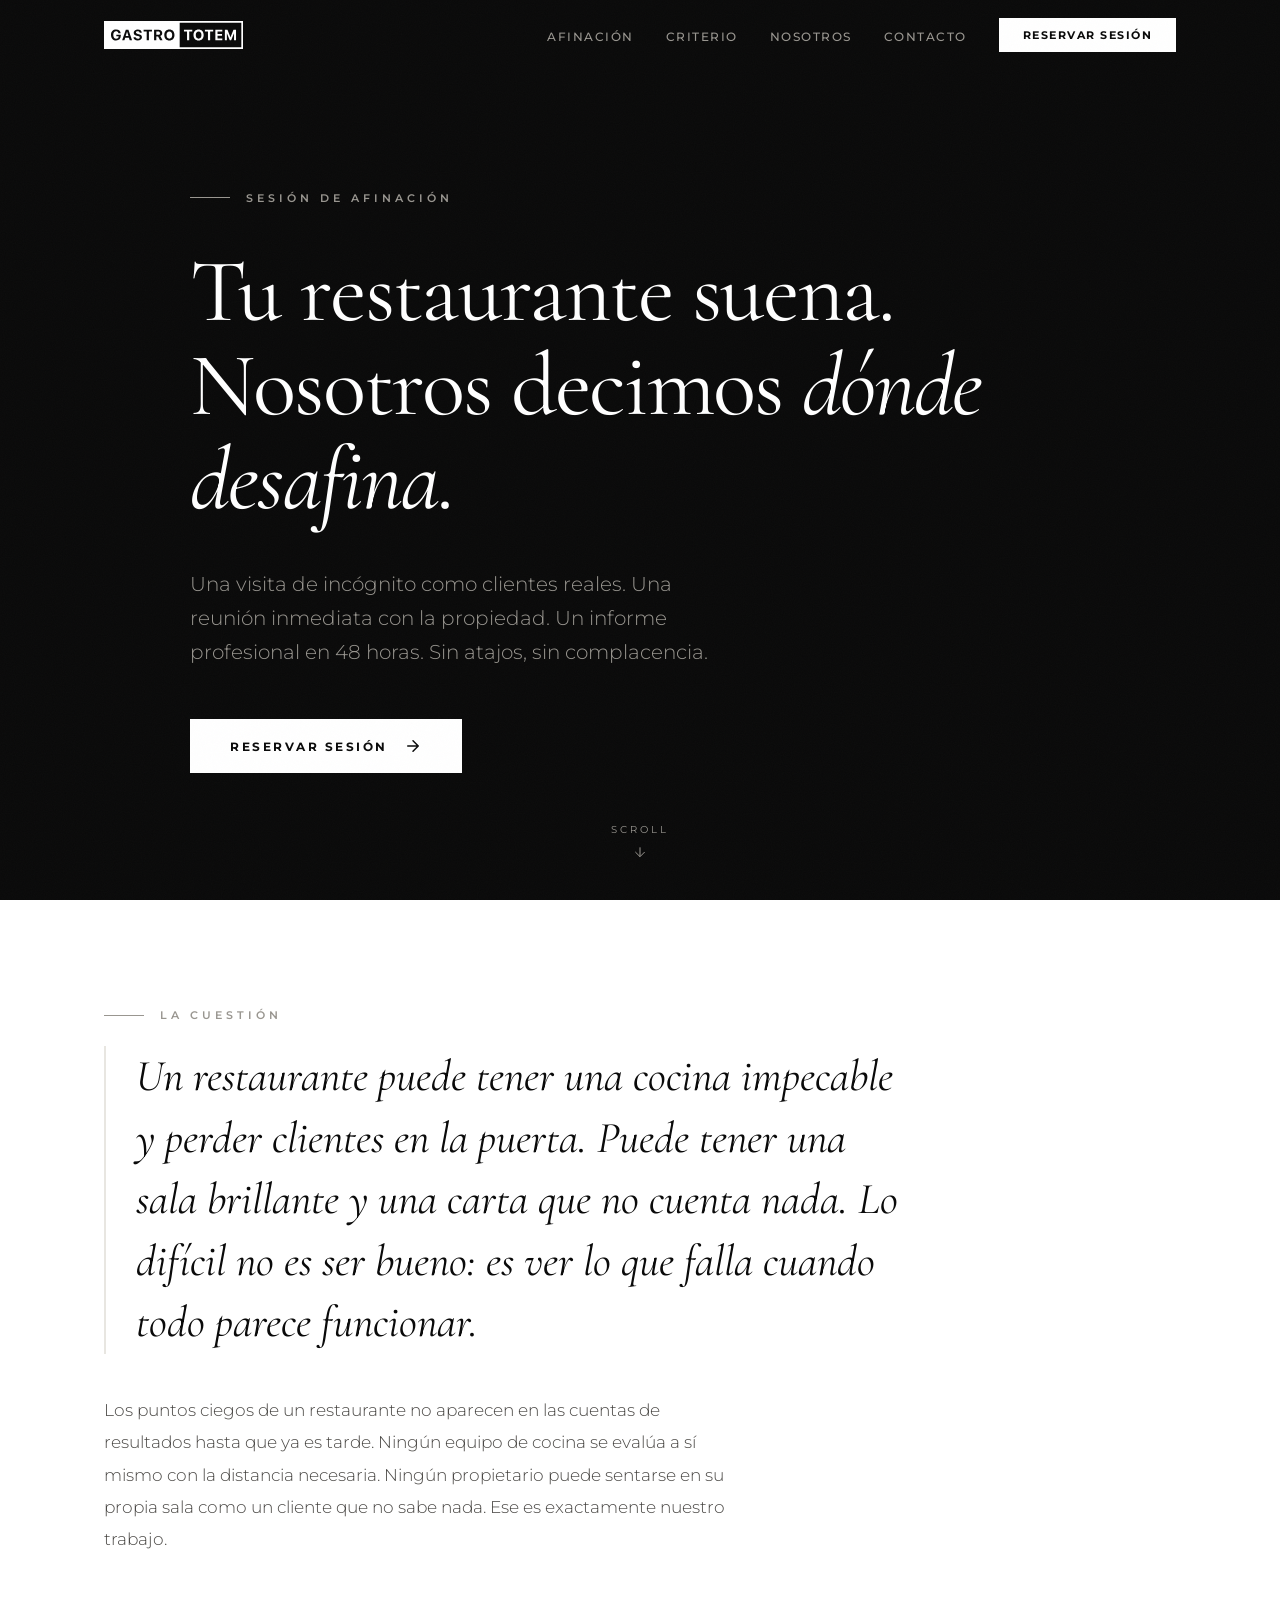
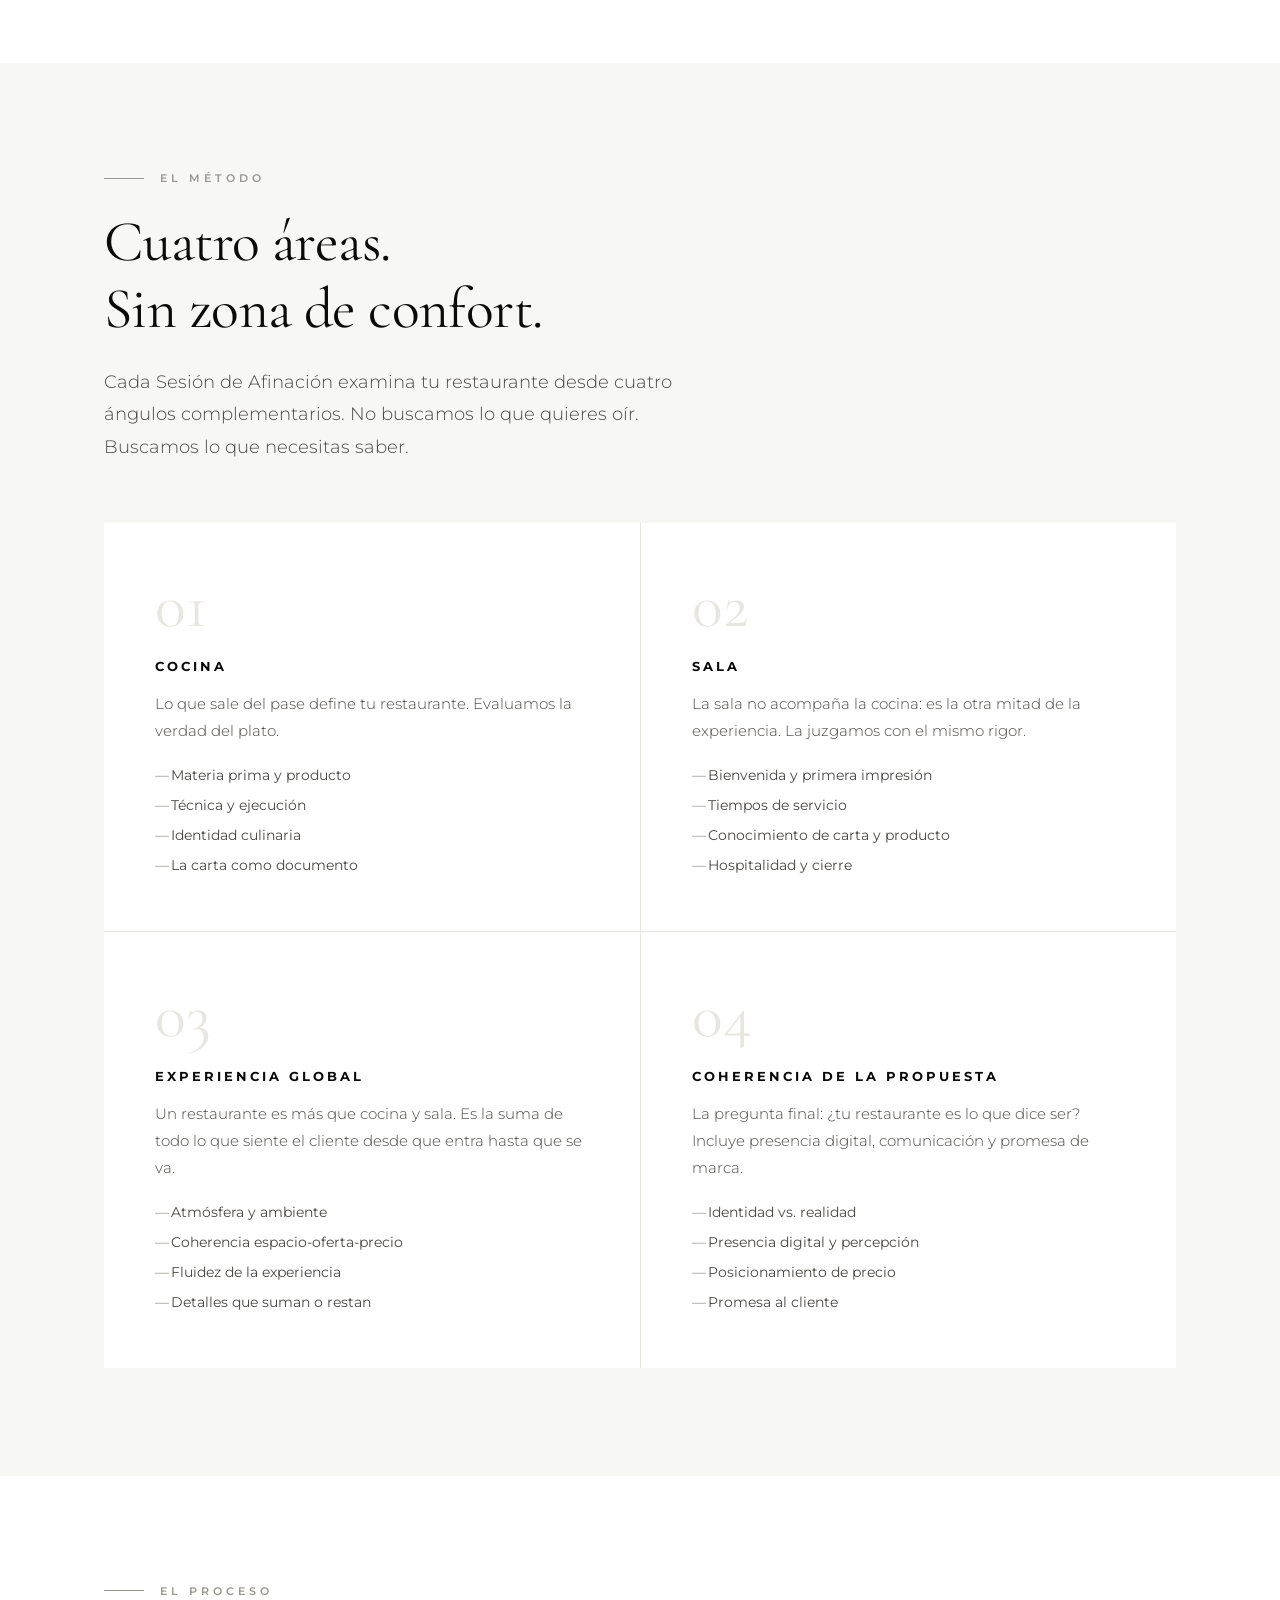
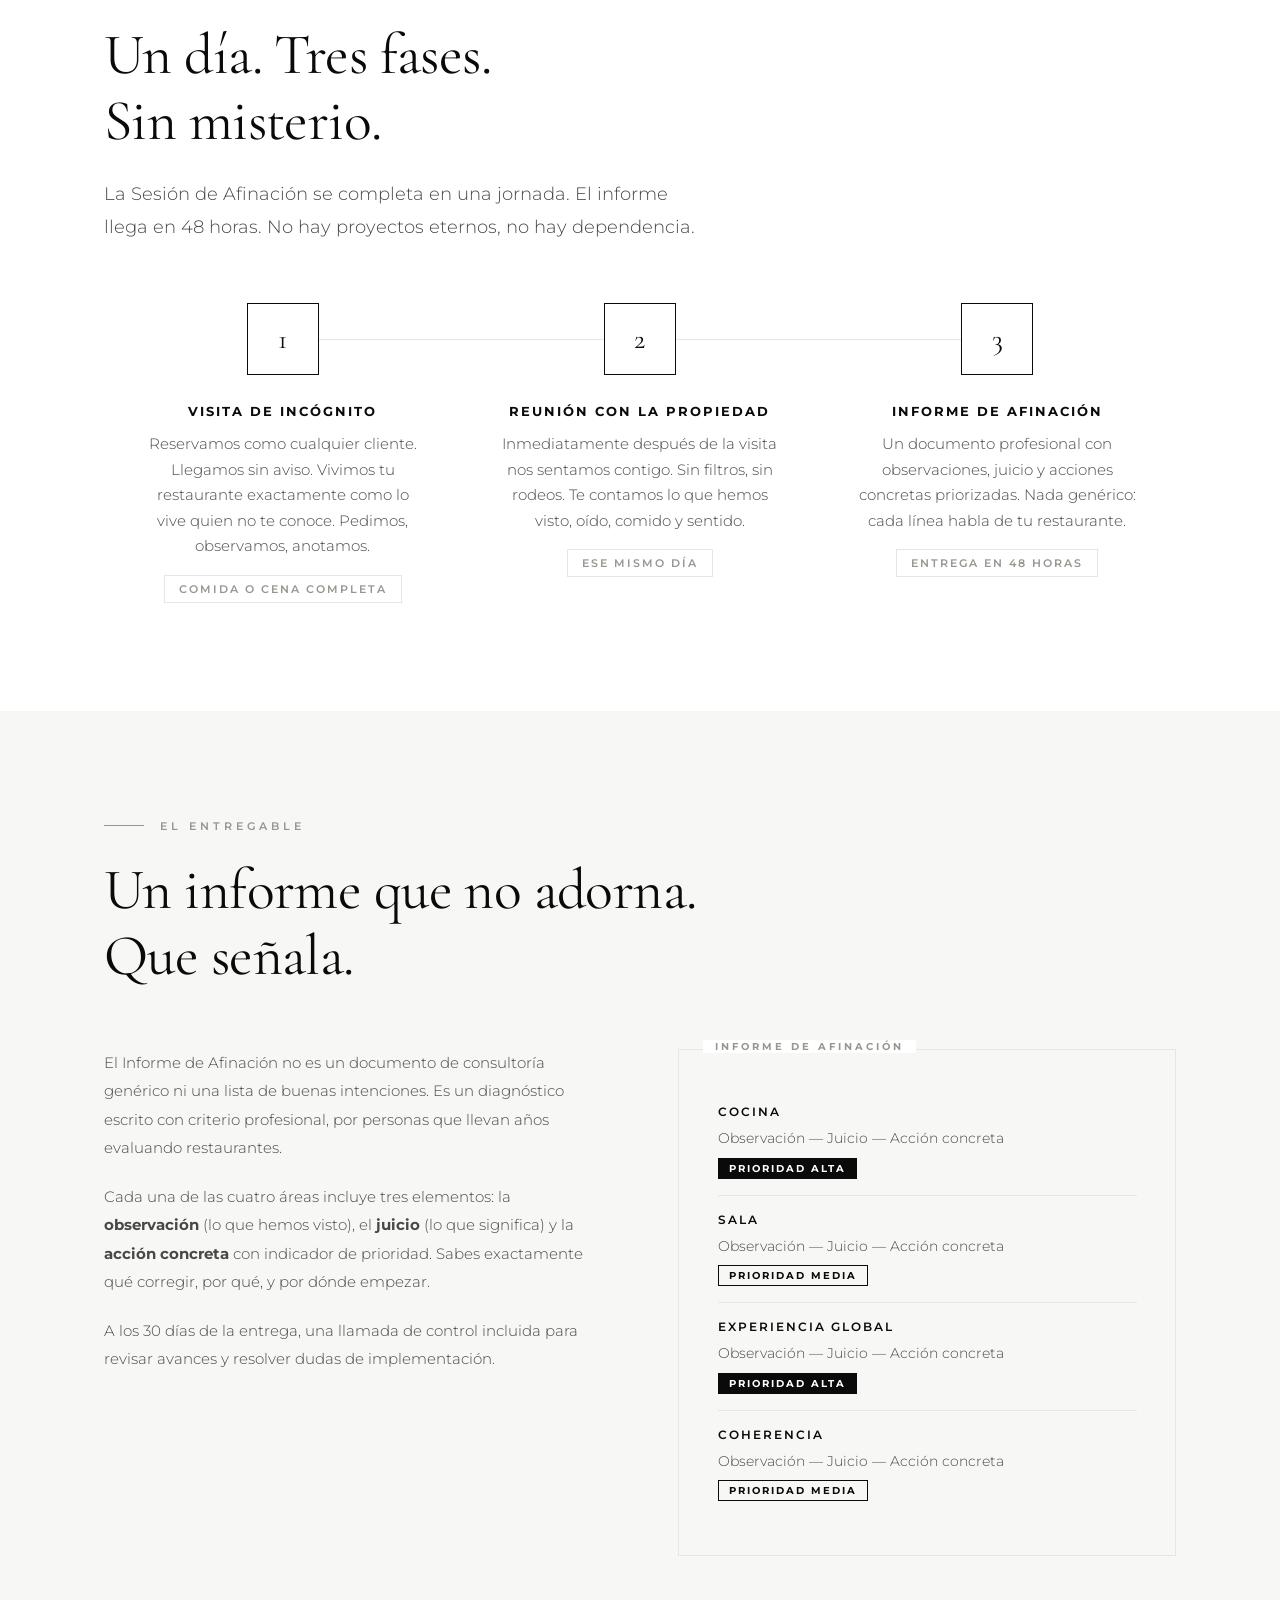
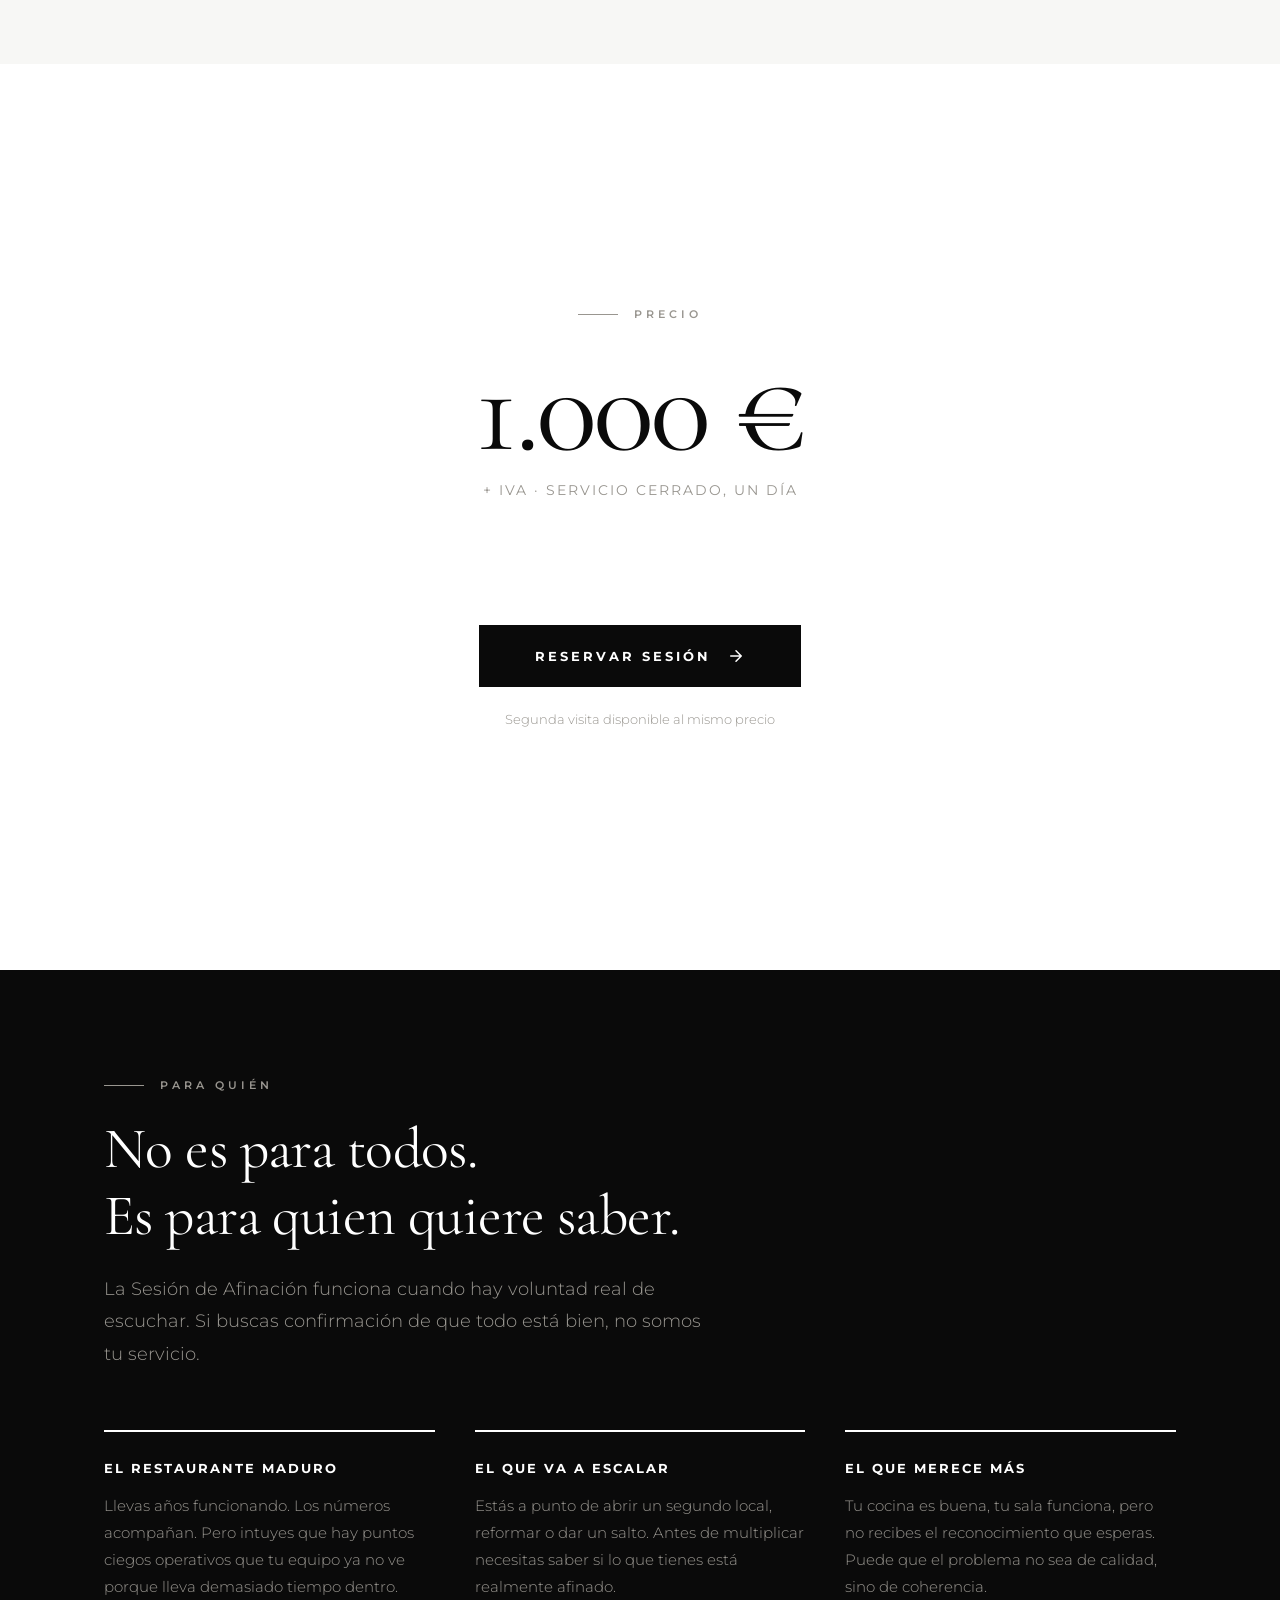
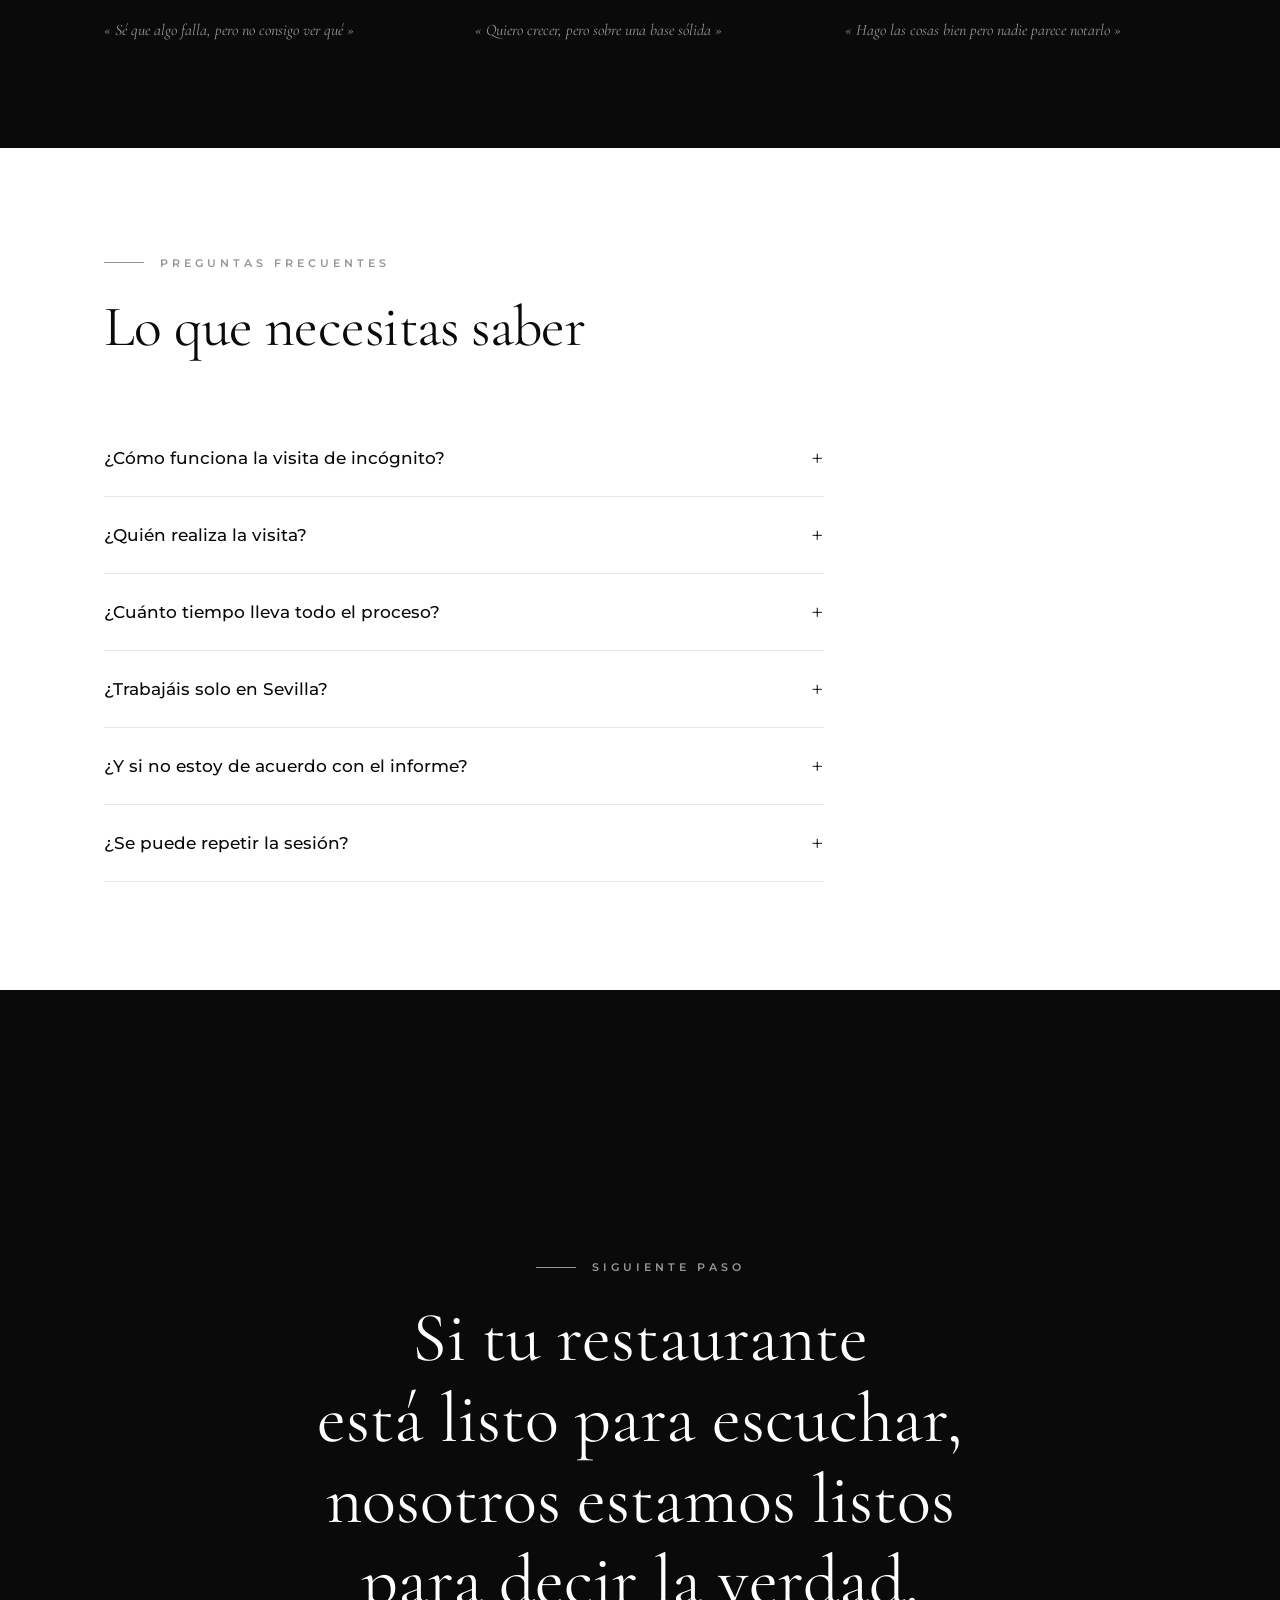
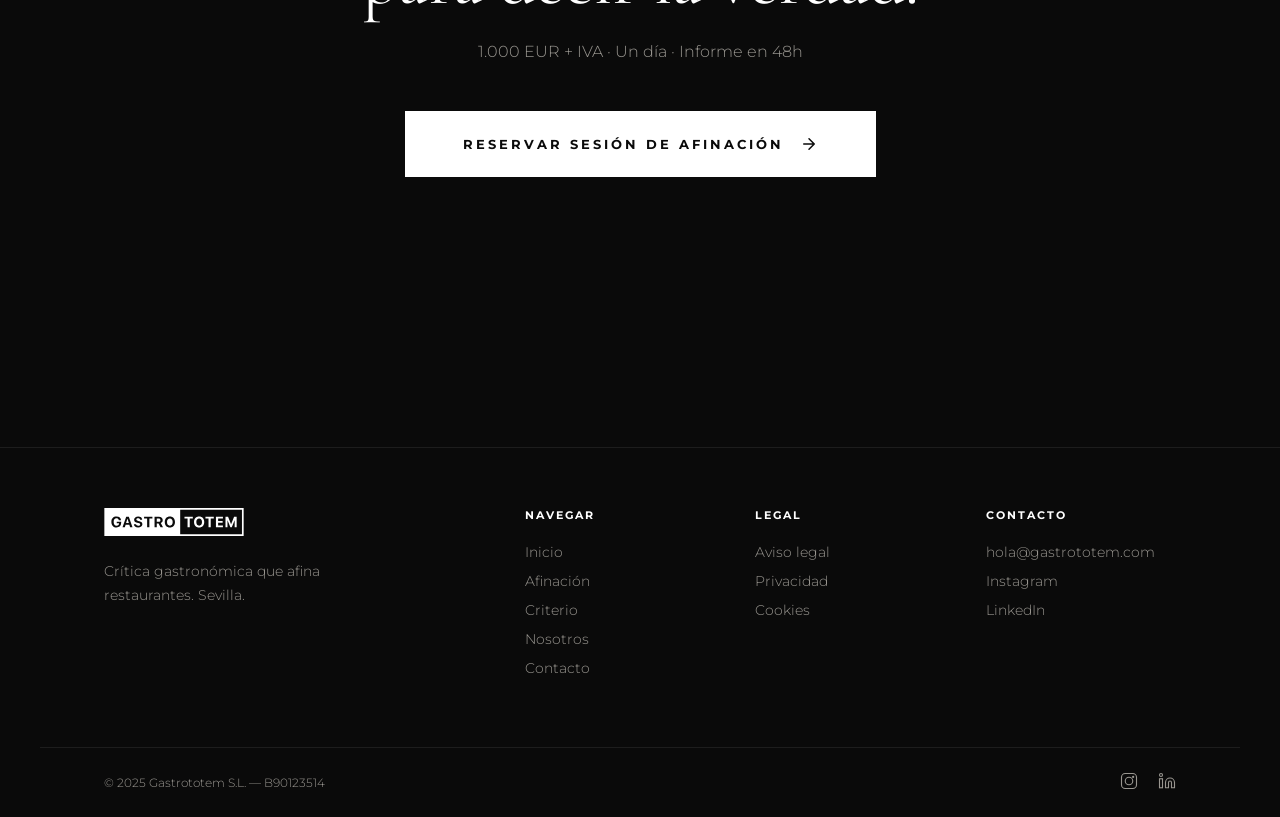
<file: site/afinacion/index.html>
<!DOCTYPE html>
<html lang="es">
<head>
<meta charset="UTF-8">
<meta name="viewport" content="width=device-width, initial-scale=1.0">
<title>Sesión de Afinación — Gastrototem</title>
<meta name="description" content="Visita de incógnito + informe profesional en 48h. Crítica gastronómica que afina restaurantes. 1.000 EUR + IVA.">
<link rel="preconnect" href="https://fonts.googleapis.com">
<link rel="preconnect" href="https://fonts.gstatic.com" crossorigin>
<link href="https://fonts.googleapis.com/css2?family=Cormorant+Garamond:ital,wght@0,400;0,600;1,400&family=Montserrat:wght@300;400;500;600;700;900&display=swap" rel="stylesheet">
<style>
  :root {
    --black: #0a0a0a;
    --white: #ffffff;
    --off-white: #f7f7f5;
    --gray-warm: #e8e6e1;
    --gray-mid: #999690;
    --gray-dark: #4a4845;
    --serif: 'Cormorant Garamond', Georgia, serif;
    --sans: 'Montserrat', 'Helvetica Neue', sans-serif;
    --page-max: 1200px;
    --page-pad: clamp(20px, 5vw, 80px);
  }

  * { margin: 0; padding: 0; box-sizing: border-box; }

  html {
    scroll-behavior: smooth;
    font-size: 16px;
  }

  body {
    font-family: var(--sans);
    background: var(--white);
    color: var(--black);
    overflow-x: hidden;
    -webkit-font-smoothing: antialiased;
    -moz-osx-font-smoothing: grayscale;
  }

  /* ============================================
     UTILITIES
     ============================================ */
  .container {
    max-width: var(--page-max);
    margin: 0 auto;
    padding: 0 var(--page-pad);
  }

  .sr-only {
    position: absolute;
    width: 1px;
    height: 1px;
    overflow: hidden;
    clip: rect(0,0,0,0);
    white-space: nowrap;
  }

  /* ============================================
     REVEAL ANIMATIONS
     ============================================ */
  .reveal {
    opacity: 0;
    transform: translateY(30px);
    transition: opacity 0.8s cubic-bezier(0.25, 0.46, 0.45, 0.94),
                transform 0.8s cubic-bezier(0.25, 0.46, 0.45, 0.94);
  }

  .reveal.visible {
    opacity: 1;
    transform: translateY(0);
  }

  .reveal-delay-1 { transition-delay: 0.1s; }
  .reveal-delay-2 { transition-delay: 0.2s; }
  .reveal-delay-3 { transition-delay: 0.3s; }
  .reveal-delay-4 { transition-delay: 0.4s; }

  /* ============================================
     HEADER / NAV
     ============================================ */
  .site-header {
    position: fixed;
    top: 0;
    left: 0;
    right: 0;
    z-index: 100;
    background: var(--black);
    transition: background 0.3s ease;
  }

  .site-header__inner {
    display: flex;
    align-items: center;
    justify-content: space-between;
    padding: 18px var(--page-pad);
    max-width: var(--page-max);
    margin: 0 auto;
  }

  .site-header__logo img {
    height: 28px;
    width: auto;
    display: block;
  }

  .site-nav {
    display: flex;
    align-items: center;
    gap: 32px;
    list-style: none;
  }

  .site-nav a {
    color: var(--gray-mid);
    text-decoration: none;
    font-size: 12px;
    font-weight: 500;
    letter-spacing: 1.5px;
    text-transform: uppercase;
    transition: color 0.3s;
  }

  .site-nav a:hover {
    color: var(--white);
  }

  .site-nav__cta {
    background: var(--white) !important;
    color: var(--black) !important;
    padding: 10px 24px;
    font-size: 11px !important;
    font-weight: 700 !important;
    letter-spacing: 2px;
    text-transform: uppercase;
    display: inline-block;
    transition: background 0.3s, transform 0.2s !important;
  }

  .site-nav__cta:hover {
    background: var(--off-white) !important;
    transform: translateY(-1px);
  }

  /* Mobile nav */
  .nav-toggle {
    display: none;
    background: none;
    border: none;
    cursor: pointer;
    padding: 8px;
  }

  .nav-toggle span {
    display: block;
    width: 24px;
    height: 2px;
    background: var(--white);
    margin: 5px 0;
    transition: transform 0.3s, opacity 0.3s;
  }

  @media (max-width: 768px) {
    .nav-toggle { display: block; }
    .site-nav {
      position: fixed;
      top: 64px;
      left: 0;
      right: 0;
      bottom: 0;
      background: var(--black);
      flex-direction: column;
      justify-content: center;
      gap: 40px;
      transform: translateX(100%);
      transition: transform 0.4s cubic-bezier(0.25, 0.46, 0.45, 0.94);
    }
    .site-nav.open { transform: translateX(0); }
    .site-nav a { font-size: 16px; }
    .nav-toggle.open span:nth-child(1) { transform: rotate(45deg) translate(5px, 5px); }
    .nav-toggle.open span:nth-child(2) { opacity: 0; }
    .nav-toggle.open span:nth-child(3) { transform: rotate(-45deg) translate(5px, -5px); }
  }

  /* ============================================
     HERO
     ============================================ */
  .hero {
    min-height: 100vh;
    display: flex;
    align-items: center;
    background: var(--black);
    color: var(--white);
    padding-top: 64px;
    position: relative;
    overflow: hidden;
  }

  .hero::after {
    content: '';
    position: absolute;
    bottom: 0;
    left: 0;
    right: 0;
    height: 200px;
    background: linear-gradient(to top, var(--black), transparent);
    pointer-events: none;
  }

  .hero__content {
    position: relative;
    z-index: 2;
    padding: clamp(60px, 12vh, 140px) 0;
  }

  .hero__label {
    font-size: 11px;
    font-weight: 600;
    letter-spacing: 4px;
    text-transform: uppercase;
    color: var(--gray-mid);
    margin-bottom: 40px;
    display: flex;
    align-items: center;
    gap: 16px;
  }

  .hero__label::before {
    content: '';
    width: 40px;
    height: 1px;
    background: var(--gray-mid);
  }

  .hero__title {
    font-family: var(--serif);
    font-size: clamp(42px, 7vw, 96px);
    font-weight: 400;
    line-height: 1.05;
    letter-spacing: -0.02em;
    margin-bottom: 40px;
    max-width: 900px;
  }

  .hero__title em {
    font-style: italic;
  }

  .hero__subtitle {
    font-size: clamp(16px, 1.8vw, 20px);
    font-weight: 300;
    line-height: 1.7;
    color: var(--gray-mid);
    max-width: 560px;
    margin-bottom: 50px;
  }

  .hero__cta {
    display: inline-flex;
    align-items: center;
    gap: 16px;
    background: var(--white);
    color: var(--black);
    padding: 18px 40px;
    font-family: var(--sans);
    font-size: 12px;
    font-weight: 700;
    letter-spacing: 2.5px;
    text-transform: uppercase;
    text-decoration: none;
    transition: transform 0.3s, box-shadow 0.3s;
  }

  .hero__cta:hover {
    transform: translateY(-2px);
    box-shadow: 0 20px 60px rgba(255,255,255,0.1);
  }

  .hero__cta svg {
    width: 18px;
    height: 18px;
    transition: transform 0.3s;
  }

  .hero__cta:hover svg {
    transform: translateX(4px);
  }

  .hero__scroll {
    position: absolute;
    bottom: 40px;
    left: 50%;
    transform: translateX(-50%);
    z-index: 2;
    display: flex;
    flex-direction: column;
    align-items: center;
    gap: 8px;
    color: var(--gray-mid);
    font-size: 10px;
    letter-spacing: 3px;
    text-transform: uppercase;
    text-decoration: none;
    animation: float 3s ease-in-out infinite;
  }

  @keyframes float {
    0%, 100% { transform: translateX(-50%) translateY(0); }
    50% { transform: translateX(-50%) translateY(-8px); }
  }

  /* ============================================
     SECTION SHARED
     ============================================ */
  .section {
    padding: clamp(80px, 12vh, 160px) 0;
  }

  .section--dark {
    background: var(--black);
    color: var(--white);
  }

  .section--warm {
    background: var(--off-white);
  }

  .section__label {
    font-size: 11px;
    font-weight: 600;
    letter-spacing: 4px;
    text-transform: uppercase;
    color: var(--gray-mid);
    margin-bottom: 24px;
    display: flex;
    align-items: center;
    gap: 16px;
  }

  .section__label::before {
    content: '';
    width: 40px;
    height: 1px;
    background: currentColor;
  }

  .section__title {
    font-family: var(--serif);
    font-size: clamp(32px, 4.5vw, 60px);
    font-weight: 400;
    line-height: 1.15;
    letter-spacing: -0.01em;
    margin-bottom: 24px;
    max-width: 700px;
  }

  .section__intro {
    font-size: clamp(16px, 1.5vw, 18px);
    font-weight: 300;
    line-height: 1.8;
    color: var(--gray-dark);
    max-width: 600px;
    margin-bottom: 60px;
  }

  .section--dark .section__intro {
    color: var(--gray-mid);
  }

  /* ============================================
     PROBLEMA (opening tension)
     ============================================ */
  .problema__quote {
    font-family: var(--serif);
    font-size: clamp(24px, 3.5vw, 44px);
    font-weight: 400;
    font-style: italic;
    line-height: 1.4;
    max-width: 800px;
    margin-bottom: 40px;
    position: relative;
    padding-left: 30px;
    border-left: 2px solid var(--gray-warm);
  }

  .problema__text {
    font-size: clamp(15px, 1.4vw, 17px);
    font-weight: 300;
    line-height: 1.9;
    color: var(--gray-dark);
    max-width: 640px;
  }

  /* ============================================
     MÉTODO — 4 AREAS
     ============================================ */
  .areas-grid {
    display: grid;
    grid-template-columns: repeat(2, 1fr);
    gap: 1px;
    background: var(--gray-warm);
    margin-top: 60px;
  }

  @media (max-width: 768px) {
    .areas-grid { grid-template-columns: 1fr; }
  }

  .area-card {
    background: var(--white);
    padding: clamp(32px, 4vw, 56px);
    position: relative;
    transition: background 0.4s;
  }

  .area-card:hover {
    background: var(--off-white);
  }

  .area-card__number {
    font-family: var(--serif);
    font-size: clamp(48px, 5vw, 72px);
    font-weight: 400;
    color: var(--gray-warm);
    line-height: 1;
    margin-bottom: 20px;
    transition: color 0.4s;
  }

  .area-card:hover .area-card__number {
    color: var(--black);
  }

  .area-card__title {
    font-size: 13px;
    font-weight: 700;
    letter-spacing: 3px;
    text-transform: uppercase;
    margin-bottom: 16px;
  }

  .area-card__text {
    font-size: 15px;
    font-weight: 300;
    line-height: 1.8;
    color: var(--gray-dark);
  }

  .area-card__items {
    list-style: none;
    margin-top: 16px;
  }

  .area-card__items li {
    font-size: 14px;
    font-weight: 400;
    color: var(--gray-dark);
    padding: 6px 0;
    padding-left: 16px;
    position: relative;
  }

  .area-card__items li::before {
    content: '—';
    position: absolute;
    left: 0;
    color: var(--gray-mid);
  }

  /* ============================================
     PROCESO — Timeline
     ============================================ */
  .proceso-steps {
    display: grid;
    grid-template-columns: repeat(3, 1fr);
    gap: 0;
    margin-top: 60px;
    position: relative;
  }

  .proceso-steps::before {
    content: '';
    position: absolute;
    top: 36px;
    left: calc(100% / 6);
    right: calc(100% / 6);
    height: 1px;
    background: var(--gray-warm);
  }

  @media (max-width: 768px) {
    .proceso-steps {
      grid-template-columns: 1fr;
      gap: 48px;
    }
    .proceso-steps::before {
      top: 0;
      bottom: 0;
      left: 36px;
      right: auto;
      width: 1px;
      height: auto;
    }
  }

  .step {
    text-align: center;
    position: relative;
  }

  @media (max-width: 768px) {
    .step {
      text-align: left;
      padding-left: 80px;
    }
  }

  .step__marker {
    width: 72px;
    height: 72px;
    border: 1px solid var(--black);
    display: flex;
    align-items: center;
    justify-content: center;
    margin: 0 auto 28px;
    font-family: var(--serif);
    font-size: 28px;
    font-weight: 400;
    background: var(--white);
    position: relative;
    z-index: 1;
    transition: background 0.4s, color 0.4s;
  }

  .step:hover .step__marker {
    background: var(--black);
    color: var(--white);
  }

  @media (max-width: 768px) {
    .step__marker {
      position: absolute;
      left: 0;
      top: 0;
      width: 56px;
      height: 56px;
      font-size: 22px;
      margin: 0;
    }
  }

  .step__title {
    font-size: 13px;
    font-weight: 700;
    letter-spacing: 2px;
    text-transform: uppercase;
    margin-bottom: 12px;
  }

  .step__text {
    font-size: 15px;
    font-weight: 300;
    line-height: 1.7;
    color: var(--gray-dark);
    max-width: 280px;
    margin: 0 auto;
  }

  @media (max-width: 768px) {
    .step__text { margin: 0; }
  }

  .step__time {
    display: inline-block;
    margin-top: 16px;
    font-size: 11px;
    font-weight: 600;
    letter-spacing: 2px;
    text-transform: uppercase;
    color: var(--gray-mid);
    border: 1px solid var(--gray-warm);
    padding: 6px 14px;
  }

  /* ============================================
     PRECIO
     ============================================ */
  .precio {
    text-align: center;
    padding: clamp(100px, 15vh, 200px) 0;
  }

  .precio__amount {
    font-family: var(--serif);
    font-size: clamp(64px, 10vw, 140px);
    font-weight: 400;
    line-height: 1;
    letter-spacing: -0.03em;
    margin-bottom: 8px;
  }

  .precio__iva {
    font-size: 14px;
    font-weight: 400;
    letter-spacing: 2px;
    text-transform: uppercase;
    color: var(--gray-mid);
    margin-bottom: 48px;
  }

  .precio__includes {
    list-style: none;
    display: flex;
    flex-wrap: wrap;
    justify-content: center;
    gap: 16px 40px;
    margin-bottom: 60px;
  }

  .precio__includes li {
    font-size: 14px;
    font-weight: 400;
    color: var(--gray-dark);
    display: flex;
    align-items: center;
    gap: 10px;
  }

  .precio__includes li::before {
    content: '';
    width: 6px;
    height: 6px;
    background: var(--black);
    border-radius: 50%;
    flex-shrink: 0;
  }

  .precio__cta {
    display: inline-flex;
    align-items: center;
    gap: 16px;
    background: var(--black);
    color: var(--white);
    padding: 22px 56px;
    font-family: var(--sans);
    font-size: 13px;
    font-weight: 700;
    letter-spacing: 3px;
    text-transform: uppercase;
    text-decoration: none;
    transition: transform 0.3s, box-shadow 0.3s;
  }

  .precio__cta:hover {
    transform: translateY(-2px);
    box-shadow: 0 20px 60px rgba(0,0,0,0.15);
  }

  .precio__note {
    margin-top: 24px;
    font-size: 13px;
    font-weight: 300;
    color: var(--gray-mid);
  }

  /* ============================================
     PARA QUIÉN
     ============================================ */
  .perfiles-grid {
    display: grid;
    grid-template-columns: repeat(3, 1fr);
    gap: 40px;
    margin-top: 60px;
  }

  @media (max-width: 768px) {
    .perfiles-grid { grid-template-columns: 1fr; }
  }

  .perfil {
    border-top: 2px solid var(--white);
    padding-top: 28px;
  }

  .perfil__name {
    font-size: 13px;
    font-weight: 700;
    letter-spacing: 2px;
    text-transform: uppercase;
    margin-bottom: 16px;
    color: var(--white);
  }

  .perfil__desc {
    font-size: 15px;
    font-weight: 300;
    line-height: 1.8;
    color: var(--gray-mid);
    margin-bottom: 20px;
  }

  .perfil__signal {
    font-family: var(--serif);
    font-size: 16px;
    font-style: italic;
    color: var(--gray-mid);
  }

  .perfil__signal::before {
    content: '« ';
  }

  .perfil__signal::after {
    content: ' »';
  }

  /* ============================================
     ENTREGABLE
     ============================================ */
  .entregable-layout {
    display: grid;
    grid-template-columns: 1fr 1fr;
    gap: clamp(40px, 6vw, 100px);
    align-items: start;
    margin-top: 60px;
  }

  @media (max-width: 768px) {
    .entregable-layout { grid-template-columns: 1fr; }
  }

  .entregable-text {
    font-size: 15px;
    font-weight: 300;
    line-height: 1.9;
    color: var(--gray-dark);
  }

  .entregable-text p + p {
    margin-top: 20px;
  }

  .informe-preview {
    background: var(--off-white);
    border: 1px solid var(--gray-warm);
    padding: clamp(28px, 3vw, 44px);
    position: relative;
  }

  .informe-preview::before {
    content: 'INFORME DE AFINACIÓN';
    position: absolute;
    top: -10px;
    left: 24px;
    background: var(--white);
    padding: 0 12px;
    font-size: 10px;
    font-weight: 700;
    letter-spacing: 3px;
    color: var(--gray-mid);
  }

  .informe-preview__item {
    padding: 16px 0;
    border-bottom: 1px solid var(--gray-warm);
  }

  .informe-preview__item:last-child {
    border-bottom: none;
  }

  .informe-preview__area {
    font-size: 12px;
    font-weight: 600;
    letter-spacing: 2px;
    text-transform: uppercase;
    margin-bottom: 8px;
  }

  .informe-preview__detail {
    font-size: 14px;
    font-weight: 300;
    line-height: 1.6;
    color: var(--gray-dark);
  }

  .informe-preview__indicator {
    display: inline-block;
    margin-top: 8px;
    font-size: 10px;
    font-weight: 700;
    letter-spacing: 2px;
    text-transform: uppercase;
    padding: 3px 10px;
    border: 1px solid var(--black);
  }

  .informe-preview__indicator--alta {
    background: var(--black);
    color: var(--white);
  }

  /* ============================================
     FAQ
     ============================================ */
  .faq-list {
    max-width: 720px;
    margin-top: 60px;
  }

  .faq-item {
    border-bottom: 1px solid var(--gray-warm);
  }

  .faq-item__q {
    width: 100%;
    background: none;
    border: none;
    padding: 28px 40px 28px 0;
    font-family: var(--sans);
    font-size: clamp(15px, 1.3vw, 17px);
    font-weight: 500;
    text-align: left;
    cursor: pointer;
    position: relative;
    color: var(--black);
    transition: color 0.3s;
  }

  .faq-item__q:hover {
    color: var(--gray-dark);
  }

  .faq-item__q::after {
    content: '+';
    position: absolute;
    right: 0;
    top: 50%;
    transform: translateY(-50%);
    font-size: 22px;
    font-weight: 300;
    transition: transform 0.3s;
  }

  .faq-item.open .faq-item__q::after {
    transform: translateY(-50%) rotate(45deg);
  }

  .faq-item__a {
    max-height: 0;
    overflow: hidden;
    transition: max-height 0.5s cubic-bezier(0.25, 0.46, 0.45, 0.94),
                padding 0.5s cubic-bezier(0.25, 0.46, 0.45, 0.94);
  }

  .faq-item.open .faq-item__a {
    max-height: 300px;
  }

  .faq-item__a-inner {
    padding: 0 0 28px;
    font-size: 15px;
    font-weight: 300;
    line-height: 1.8;
    color: var(--gray-dark);
  }

  /* ============================================
     FINAL CTA
     ============================================ */
  .final-cta {
    text-align: center;
    padding: clamp(100px, 18vh, 240px) 0;
    position: relative;
  }

  .final-cta__title {
    font-family: var(--serif);
    font-size: clamp(36px, 5.5vw, 72px);
    font-weight: 400;
    line-height: 1.15;
    margin-bottom: 20px;
    max-width: 700px;
    margin-left: auto;
    margin-right: auto;
  }

  .final-cta__subtitle {
    font-size: 16px;
    font-weight: 300;
    color: var(--gray-mid);
    margin-bottom: 50px;
  }

  .final-cta__btn {
    display: inline-flex;
    align-items: center;
    gap: 16px;
    background: var(--white);
    color: var(--black);
    padding: 22px 56px;
    font-family: var(--sans);
    font-size: 13px;
    font-weight: 700;
    letter-spacing: 3px;
    text-transform: uppercase;
    text-decoration: none;
    border: 2px solid var(--white);
    transition: background 0.3s, transform 0.3s, box-shadow 0.3s;
  }

  .final-cta__btn:hover {
    background: transparent;
    color: var(--white);
    transform: translateY(-2px);
    box-shadow: 0 20px 60px rgba(255,255,255,0.1);
  }

  /* ============================================
     FOOTER
     ============================================ */
  .site-footer {
    background: var(--black);
    color: var(--gray-mid);
    border-top: 1px solid rgba(255,255,255,0.08);
  }

  .site-footer__inner {
    display: grid;
    grid-template-columns: 2fr 1fr 1fr 1fr;
    gap: 40px;
    padding: 60px var(--page-pad);
    max-width: var(--page-max);
    margin: 0 auto;
  }

  @media (max-width: 768px) {
    .site-footer__inner {
      grid-template-columns: 1fr 1fr;
      gap: 32px;
    }
  }

  .footer-brand__desc {
    font-size: 14px;
    font-weight: 300;
    line-height: 1.7;
    margin-top: 20px;
    max-width: 280px;
  }

  .footer-col__title {
    font-size: 11px;
    font-weight: 700;
    letter-spacing: 2px;
    text-transform: uppercase;
    color: var(--white);
    margin-bottom: 20px;
  }

  .footer-col__list {
    list-style: none;
  }

  .footer-col__list li {
    margin-bottom: 10px;
  }

  .footer-col__list a {
    color: var(--gray-mid);
    text-decoration: none;
    font-size: 14px;
    font-weight: 300;
    transition: color 0.3s;
  }

  .footer-col__list a:hover {
    color: var(--white);
  }

  .site-footer__bottom {
    border-top: 1px solid rgba(255,255,255,0.08);
    padding: 24px var(--page-pad);
    max-width: var(--page-max);
    margin: 0 auto;
    display: flex;
    justify-content: space-between;
    align-items: center;
    font-size: 12px;
    font-weight: 300;
  }

  @media (max-width: 768px) {
    .site-footer__bottom {
      flex-direction: column;
      gap: 12px;
      text-align: center;
    }
  }

  .footer-social {
    display: flex;
    gap: 20px;
  }

  .footer-social a {
    color: var(--gray-mid);
    text-decoration: none;
    transition: color 0.3s;
  }

  .footer-social a:hover {
    color: var(--white);
  }

  /* ============================================
     NOISE TEXTURE OVERLAY
     ============================================ */
  .noise-overlay {
    position: fixed;
    top: 0;
    left: 0;
    width: 100%;
    height: 100%;
    pointer-events: none;
    z-index: 9999;
    opacity: 0.025;
    background-image: url("data:image/svg+xml,%3Csvg viewBox='0 0 256 256' xmlns='http://www.w3.org/2000/svg'%3E%3Cfilter id='n'%3E%3CfeTurbulence type='fractalNoise' baseFrequency='0.9' numOctaves='4' stitchTiles='stitch'/%3E%3C/filter%3E%3Crect width='100%25' height='100%25' filter='url(%23n)'/%3E%3C/svg%3E");
    background-repeat: repeat;
    background-size: 256px 256px;
  }
</style>
</head>
<body>

<!-- Noise texture -->
<div class="noise-overlay" aria-hidden="true"></div>

<!-- ==========================================
     HEADER
     ========================================== -->
<header class="site-header">
  <div class="site-header__inner">
    <a href="../index.html" class="site-header__logo" aria-label="Gastrototem — Inicio">
      <img src="logo-gastrototem-white.svg" alt="Gastrototem" width="170" height="34">
    </a>
    <button class="nav-toggle" aria-label="Abrir menú" aria-expanded="false">
      <span></span><span></span><span></span>
    </button>
    <nav>
      <ul class="site-nav" role="list">
        <li><a href="../afinacion/index.html">Afinación</a></li>
        <li><a href="../criterio/index.html">Criterio</a></li>
        <li><a href="../nosotros/index.html">Nosotros</a></li>
        <li><a href="../contacto/index.html">Contacto</a></li>
        <li><a href="../afinacion/reservar" class="site-nav__cta">Reservar sesión</a></li>
      </ul>
    </nav>
  </div>
</header>

<!-- ==========================================
     HERO
     ========================================== -->
<section class="hero" id="hero">
  <div class="container hero__content">
    <p class="hero__label reveal">Sesión de Afinación</p>
    <h1 class="hero__title reveal reveal-delay-1">
      Tu restaurante suena.<br>Nosotros decimos <em>dónde desafina.</em>
    </h1>
    <p class="hero__subtitle reveal reveal-delay-2">
      Una visita de incógnito como clientes reales. Una reunión inmediata con la propiedad. Un informe profesional en 48 horas. Sin atajos, sin complacencia.
    </p>
    <a href="#precio" class="hero__cta reveal reveal-delay-3">
      Reservar sesión
      <svg viewBox="0 0 24 24" fill="none" stroke="currentColor" stroke-width="2" stroke-linecap="round" stroke-linejoin="round"><path d="M5 12h14M12 5l7 7-7 7"/></svg>
    </a>
  </div>
  <a href="#problema" class="hero__scroll" aria-label="Seguir leyendo">
    <span>Scroll</span>
    <svg width="16" height="16" viewBox="0 0 24 24" fill="none" stroke="currentColor" stroke-width="1.5"><path d="M12 5v14M5 12l7 7 7-7"/></svg>
  </a>
</section>

<!-- ==========================================
     EL PROBLEMA
     ========================================== -->
<section class="section" id="problema">
  <div class="container">
    <p class="section__label reveal">La cuestión</p>
    <blockquote class="problema__quote reveal reveal-delay-1">
      Un restaurante puede tener una cocina impecable y perder clientes en la puerta. Puede tener una sala brillante y una carta que no cuenta nada. Lo difícil no es ser bueno: es ver lo que falla cuando todo parece funcionar.
    </blockquote>
    <p class="problema__text reveal reveal-delay-2">
      Los puntos ciegos de un restaurante no aparecen en las cuentas de resultados hasta que ya es tarde. Ningún equipo de cocina se evalúa a sí mismo con la distancia necesaria. Ningún propietario puede sentarse en su propia sala como un cliente que no sabe nada. Ese es exactamente nuestro trabajo.
    </p>
  </div>
</section>

<!-- ==========================================
     LAS 4 ÁREAS
     ========================================== -->
<section class="section section--warm" id="metodo">
  <div class="container">
    <p class="section__label reveal">El método</p>
    <h2 class="section__title reveal reveal-delay-1">Cuatro áreas.<br>Sin zona de confort.</h2>
    <p class="section__intro reveal reveal-delay-2">
      Cada Sesión de Afinación examina tu restaurante desde cuatro ángulos complementarios. No buscamos lo que quieres oír. Buscamos lo que necesitas saber.
    </p>
  </div>
  <div class="container">
    <div class="areas-grid">
      <div class="area-card reveal">
        <div class="area-card__number">01</div>
        <h3 class="area-card__title">Cocina</h3>
        <p class="area-card__text">Lo que sale del pase define tu restaurante. Evaluamos la verdad del plato.</p>
        <ul class="area-card__items">
          <li>Materia prima y producto</li>
          <li>Técnica y ejecución</li>
          <li>Identidad culinaria</li>
          <li>La carta como documento</li>
        </ul>
      </div>
      <div class="area-card reveal reveal-delay-1">
        <div class="area-card__number">02</div>
        <h3 class="area-card__title">Sala</h3>
        <p class="area-card__text">La sala no acompaña la cocina: es la otra mitad de la experiencia. La juzgamos con el mismo rigor.</p>
        <ul class="area-card__items">
          <li>Bienvenida y primera impresión</li>
          <li>Tiempos de servicio</li>
          <li>Conocimiento de carta y producto</li>
          <li>Hospitalidad y cierre</li>
        </ul>
      </div>
      <div class="area-card reveal reveal-delay-2">
        <div class="area-card__number">03</div>
        <h3 class="area-card__title">Experiencia global</h3>
        <p class="area-card__text">Un restaurante es más que cocina y sala. Es la suma de todo lo que siente el cliente desde que entra hasta que se va.</p>
        <ul class="area-card__items">
          <li>Atmósfera y ambiente</li>
          <li>Coherencia espacio-oferta-precio</li>
          <li>Fluidez de la experiencia</li>
          <li>Detalles que suman o restan</li>
        </ul>
      </div>
      <div class="area-card reveal reveal-delay-3">
        <div class="area-card__number">04</div>
        <h3 class="area-card__title">Coherencia de la propuesta</h3>
        <p class="area-card__text">La pregunta final: ¿tu restaurante es lo que dice ser? Incluye presencia digital, comunicación y promesa de marca.</p>
        <ul class="area-card__items">
          <li>Identidad vs. realidad</li>
          <li>Presencia digital y percepción</li>
          <li>Posicionamiento de precio</li>
          <li>Promesa al cliente</li>
        </ul>
      </div>
    </div>
  </div>
</section>

<!-- ==========================================
     PROCESO
     ========================================== -->
<section class="section" id="proceso">
  <div class="container">
    <p class="section__label reveal">El proceso</p>
    <h2 class="section__title reveal reveal-delay-1">Un día. Tres fases.<br>Sin misterio.</h2>
    <p class="section__intro reveal reveal-delay-2">
      La Sesión de Afinación se completa en una jornada. El informe llega en 48 horas. No hay proyectos eternos, no hay dependencia.
    </p>
    <div class="proceso-steps">
      <div class="step reveal">
        <div class="step__marker">1</div>
        <h3 class="step__title">Visita de incógnito</h3>
        <p class="step__text">
          Reservamos como cualquier cliente. Llegamos sin aviso. Vivimos tu restaurante exactamente como lo vive quien no te conoce. Pedimos, observamos, anotamos.
        </p>
        <span class="step__time">Comida o cena completa</span>
      </div>
      <div class="step reveal reveal-delay-1">
        <div class="step__marker">2</div>
        <h3 class="step__title">Reunión con la propiedad</h3>
        <p class="step__text">
          Inmediatamente después de la visita nos sentamos contigo. Sin filtros, sin rodeos. Te contamos lo que hemos visto, oído, comido y sentido.
        </p>
        <span class="step__time">Ese mismo día</span>
      </div>
      <div class="step reveal reveal-delay-2">
        <div class="step__marker">3</div>
        <h3 class="step__title">Informe de Afinación</h3>
        <p class="step__text">
          Un documento profesional con observaciones, juicio y acciones concretas priorizadas. Nada genérico: cada línea habla de tu restaurante.
        </p>
        <span class="step__time">Entrega en 48 horas</span>
      </div>
    </div>
  </div>
</section>

<!-- ==========================================
     ENTREGABLE
     ========================================== -->
<section class="section section--warm" id="entregable">
  <div class="container">
    <p class="section__label reveal">El entregable</p>
    <h2 class="section__title reveal reveal-delay-1">Un informe que no adorna.<br>Que señala.</h2>
    <div class="entregable-layout">
      <div class="entregable-text reveal reveal-delay-2">
        <p>
          El Informe de Afinación no es un documento de consultoría genérico ni una lista de buenas intenciones. Es un diagnóstico escrito con criterio profesional, por personas que llevan años evaluando restaurantes.
        </p>
        <p>
          Cada una de las cuatro áreas incluye tres elementos: la <strong>observación</strong> (lo que hemos visto), el <strong>juicio</strong> (lo que significa) y la <strong>acción concreta</strong> con indicador de prioridad. Sabes exactamente qué corregir, por qué, y por dónde empezar.
        </p>
        <p>
          A los 30 días de la entrega, una llamada de control incluida para revisar avances y resolver dudas de implementación.
        </p>
      </div>
      <div class="informe-preview reveal reveal-delay-3">
        <div class="informe-preview__item">
          <div class="informe-preview__area">Cocina</div>
          <div class="informe-preview__detail">Observación — Juicio — Acción concreta</div>
          <span class="informe-preview__indicator informe-preview__indicator--alta">Prioridad alta</span>
        </div>
        <div class="informe-preview__item">
          <div class="informe-preview__area">Sala</div>
          <div class="informe-preview__detail">Observación — Juicio — Acción concreta</div>
          <span class="informe-preview__indicator">Prioridad media</span>
        </div>
        <div class="informe-preview__item">
          <div class="informe-preview__area">Experiencia global</div>
          <div class="informe-preview__detail">Observación — Juicio — Acción concreta</div>
          <span class="informe-preview__indicator informe-preview__indicator--alta">Prioridad alta</span>
        </div>
        <div class="informe-preview__item">
          <div class="informe-preview__area">Coherencia</div>
          <div class="informe-preview__detail">Observación — Juicio — Acción concreta</div>
          <span class="informe-preview__indicator">Prioridad media</span>
        </div>
      </div>
    </div>
  </div>
</section>

<!-- ==========================================
     PRECIO
     ========================================== -->
<section class="section" id="precio">
  <div class="container precio">
    <p class="section__label reveal" style="justify-content: center;">Precio</p>
    <div class="precio__amount reveal reveal-delay-1">1.000 &euro;</div>
    <p class="precio__iva reveal reveal-delay-1">+ IVA &middot; Servicio cerrado, un día</p>
    <ul class="precio__includes reveal reveal-delay-2">
      <li>Visita completa de incógnito</li>
      <li>Reunión inmediata con propiedad</li>
      <li>Informe de Afinación en 48h</li>
      <li>Llamada de control a 30 días</li>
    </ul>
    <a href="../afinacion/reservar" class="precio__cta reveal reveal-delay-3">
      Reservar sesión
      <svg width="18" height="18" viewBox="0 0 24 24" fill="none" stroke="currentColor" stroke-width="2" stroke-linecap="round" stroke-linejoin="round"><path d="M5 12h14M12 5l7 7-7 7"/></svg>
    </a>
    <p class="precio__note reveal reveal-delay-4">Segunda visita disponible al mismo precio</p>
  </div>
</section>

<!-- ==========================================
     PARA QUIÉN
     ========================================== -->
<section class="section section--dark" id="para-quien">
  <div class="container">
    <p class="section__label reveal">Para quién</p>
    <h2 class="section__title reveal reveal-delay-1">No es para todos.<br>Es para quien quiere saber.</h2>
    <p class="section__intro reveal reveal-delay-2">
      La Sesión de Afinación funciona cuando hay voluntad real de escuchar. Si buscas confirmación de que todo está bien, no somos tu servicio.
    </p>
    <div class="perfiles-grid">
      <div class="perfil reveal">
        <h3 class="perfil__name">El restaurante maduro</h3>
        <p class="perfil__desc">
          Llevas años funcionando. Los números acompañan. Pero intuyes que hay puntos ciegos operativos que tu equipo ya no ve porque lleva demasiado tiempo dentro.
        </p>
        <p class="perfil__signal">Sé que algo falla, pero no consigo ver qué</p>
      </div>
      <div class="perfil reveal reveal-delay-1">
        <h3 class="perfil__name">El que va a escalar</h3>
        <p class="perfil__desc">
          Estás a punto de abrir un segundo local, reformar o dar un salto. Antes de multiplicar necesitas saber si lo que tienes está realmente afinado.
        </p>
        <p class="perfil__signal">Quiero crecer, pero sobre una base sólida</p>
      </div>
      <div class="perfil reveal reveal-delay-2">
        <h3 class="perfil__name">El que merece más</h3>
        <p class="perfil__desc">
          Tu cocina es buena, tu sala funciona, pero no recibes el reconocimiento que esperas. Puede que el problema no sea de calidad, sino de coherencia.
        </p>
        <p class="perfil__signal">Hago las cosas bien pero nadie parece notarlo</p>
      </div>
    </div>
  </div>
</section>

<!-- ==========================================
     FAQ
     ========================================== -->
<section class="section" id="faq">
  <div class="container">
    <p class="section__label reveal">Preguntas frecuentes</p>
    <h2 class="section__title reveal reveal-delay-1">Lo que necesitas saber</h2>
    <div class="faq-list">
      <div class="faq-item reveal">
        <button class="faq-item__q" aria-expanded="false">¿Cómo funciona la visita de incógnito?</button>
        <div class="faq-item__a" role="region">
          <div class="faq-item__a-inner">
            Reservamos como cualquier cliente. No avisamos al equipo, no pedimos trato especial. Realizamos una comida o cena completa evaluando cada punto de contacto: desde la reserva telefónica o digital hasta el momento de pagar. Tu equipo no sabe que estamos ahí.
          </div>
        </div>
      </div>
      <div class="faq-item reveal reveal-delay-1">
        <button class="faq-item__q" aria-expanded="false">¿Quién realiza la visita?</button>
        <div class="faq-item__a" role="region">
          <div class="faq-item__a-inner">
            Fernando Huidobro y Juanma Agrela, socios de Gastrototem. Ambos con trayectoria contrastada en crítica y cultura gastronómica. No delegamos en colaboradores externos.
          </div>
        </div>
      </div>
      <div class="faq-item reveal reveal-delay-2">
        <button class="faq-item__q" aria-expanded="false">¿Cuánto tiempo lleva todo el proceso?</button>
        <div class="faq-item__a" role="region">
          <div class="faq-item__a-inner">
            La visita y la reunión se completan en un solo día. El Informe de Afinación se entrega en un máximo de 48 horas. A los 30 días, una llamada de seguimiento incluida. No hay procesos largos ni dependencia.
          </div>
        </div>
      </div>
      <div class="faq-item reveal">
        <button class="faq-item__q" aria-expanded="false">¿Trabajáis solo en Sevilla?</button>
        <div class="faq-item__a" role="region">
          <div class="faq-item__a-inner">
            Nuestra base es Sevilla, pero realizamos sesiones en toda España. Los desplazamientos fuera de Sevilla pueden implicar gastos adicionales de transporte y alojamiento, que se presupuestan por adelantado.
          </div>
        </div>
      </div>
      <div class="faq-item reveal reveal-delay-1">
        <button class="faq-item__q" aria-expanded="false">¿Y si no estoy de acuerdo con el informe?</button>
        <div class="faq-item__a" role="region">
          <div class="faq-item__a-inner">
            Es probable que algún punto te incomode. Eso es parte del valor. Nuestro criterio es independiente y fundamentado. No buscamos agradar; buscamos que mejores. La llamada de control a 30 días es un buen momento para contrastar impresiones una vez hayas tenido tiempo de reflexionar.
          </div>
        </div>
      </div>
      <div class="faq-item reveal reveal-delay-2">
        <button class="faq-item__q" aria-expanded="false">¿Se puede repetir la sesión?</button>
        <div class="faq-item__a" role="region">
          <div class="faq-item__a-inner">
            Sí. Ofrecemos una segunda visita al mismo precio para evaluar la evolución tras implementar las recomendaciones. Muchos clientes la solicitan a los 3-6 meses de la primera sesión.
          </div>
        </div>
      </div>
    </div>
  </div>
</section>

<!-- ==========================================
     FINAL CTA
     ========================================== -->
<section class="section section--dark" id="reservar">
  <div class="container final-cta">
    <p class="section__label reveal" style="justify-content: center;">Siguiente paso</p>
    <h2 class="final-cta__title reveal reveal-delay-1">Si tu restaurante<br>está listo para escuchar,<br>nosotros estamos listos<br>para decir la verdad.</h2>
    <p class="final-cta__subtitle reveal reveal-delay-2">1.000 EUR + IVA &middot; Un día &middot; Informe en 48h</p>
    <a href="../afinacion/reservar" class="final-cta__btn reveal reveal-delay-3">
      Reservar sesión de afinación
      <svg width="18" height="18" viewBox="0 0 24 24" fill="none" stroke="currentColor" stroke-width="2" stroke-linecap="round" stroke-linejoin="round"><path d="M5 12h14M12 5l7 7-7 7"/></svg>
    </a>
  </div>
</section>

<!-- ==========================================
     FOOTER
     ========================================== -->
<footer class="site-footer">
  <div class="site-footer__inner">
    <div class="footer-brand">
      <img src="logo-gastrototem-white.svg" alt="Gastrototem" width="140" height="28">
      <p class="footer-brand__desc">Crítica gastronómica que afina restaurantes. Sevilla.</p>
    </div>
    <div class="footer-col">
      <h4 class="footer-col__title">Navegar</h4>
      <ul class="footer-col__list">
        <li><a href="../index.html">Inicio</a></li>
        <li><a href="../afinacion/index.html">Afinación</a></li>
        <li><a href="../criterio/index.html">Criterio</a></li>
        <li><a href="../nosotros/index.html">Nosotros</a></li>
        <li><a href="../contacto/index.html">Contacto</a></li>
      </ul>
    </div>
    <div class="footer-col">
      <h4 class="footer-col__title">Legal</h4>
      <ul class="footer-col__list">
        <li><a href="../aviso-legal/index.html">Aviso legal</a></li>
        <li><a href="../privacidad/index.html">Privacidad</a></li>
        <li><a href="../cookies/index.html">Cookies</a></li>
      </ul>
    </div>
    <div class="footer-col">
      <h4 class="footer-col__title">Contacto</h4>
      <ul class="footer-col__list">
        <li><a href="mailto:hola@gastrototem.com">hola@gastrototem.com</a></li>
        <li><a href="https://instagram.com/gastrototem" target="_blank" rel="noopener">Instagram</a></li>
        <li><a href="https://linkedin.com/company/gastrototem" target="_blank" rel="noopener">LinkedIn</a></li>
      </ul>
    </div>
  </div>
  <div class="site-footer__bottom">
    <span>&copy; 2025 Gastrototem S.L. &mdash; B90123514</span>
    <div class="footer-social">
      <a href="https://instagram.com/gastrototem" target="_blank" rel="noopener" aria-label="Instagram">
        <svg width="18" height="18" viewBox="0 0 24 24" fill="none" stroke="currentColor" stroke-width="1.5"><rect x="2" y="2" width="20" height="20" rx="5"/><circle cx="12" cy="12" r="5"/><circle cx="17.5" cy="6.5" r="1.5" fill="currentColor" stroke="none"/></svg>
      </a>
      <a href="https://linkedin.com/company/gastrototem" target="_blank" rel="noopener" aria-label="LinkedIn">
        <svg width="18" height="18" viewBox="0 0 24 24" fill="none" stroke="currentColor" stroke-width="1.5"><path d="M16 8a6 6 0 016 6v7h-4v-7a2 2 0 00-4 0v7h-4v-7a6 6 0 016-6z"/><rect x="2" y="9" width="4" height="12"/><circle cx="4" cy="4" r="2"/></svg>
      </a>
    </div>
  </div>
</footer>

<!-- ==========================================
     SCRIPTS
     ========================================== -->
<script>
  // Reveal on scroll
  const reveals = document.querySelectorAll('.reveal');
  const observer = new IntersectionObserver((entries) => {
    entries.forEach(entry => {
      if (entry.isIntersecting) {
        entry.target.classList.add('visible');
        observer.unobserve(entry.target);
      }
    });
  }, { threshold: 0.15, rootMargin: '0px 0px -40px 0px' });

  reveals.forEach(el => observer.observe(el));

  // FAQ accordion
  document.querySelectorAll('.faq-item__q').forEach(btn => {
    btn.addEventListener('click', () => {
      const item = btn.parentElement;
      const isOpen = item.classList.contains('open');

      // Close all
      document.querySelectorAll('.faq-item').forEach(i => i.classList.remove('open'));
      document.querySelectorAll('.faq-item__q').forEach(b => b.setAttribute('aria-expanded', 'false'));

      // Toggle current
      if (!isOpen) {
        item.classList.add('open');
        btn.setAttribute('aria-expanded', 'true');
      }
    });
  });

  // Mobile nav toggle
  const navToggle = document.querySelector('.nav-toggle');
  const nav = document.querySelector('.site-nav');
  navToggle.addEventListener('click', () => {
    const isOpen = nav.classList.toggle('open');
    navToggle.classList.toggle('open');
    navToggle.setAttribute('aria-expanded', isOpen);
    document.body.style.overflow = isOpen ? 'hidden' : '';
  });

  // Close mobile nav on link click
  nav.querySelectorAll('a').forEach(link => {
    link.addEventListener('click', () => {
      nav.classList.remove('open');
      navToggle.classList.remove('open');
      navToggle.setAttribute('aria-expanded', 'false');
      document.body.style.overflow = '';
    });
  });

  // Smooth header background on scroll
  const header = document.querySelector('.site-header');
  let lastScroll = 0;
  window.addEventListener('scroll', () => {
    const scroll = window.scrollY;
    if (scroll > 100) {
      header.style.boxShadow = '0 1px 0 rgba(255,255,255,0.05)';
    } else {
      header.style.boxShadow = 'none';
    }
    lastScroll = scroll;
  }, { passive: true });
</script>

</body>
</html>
</file>
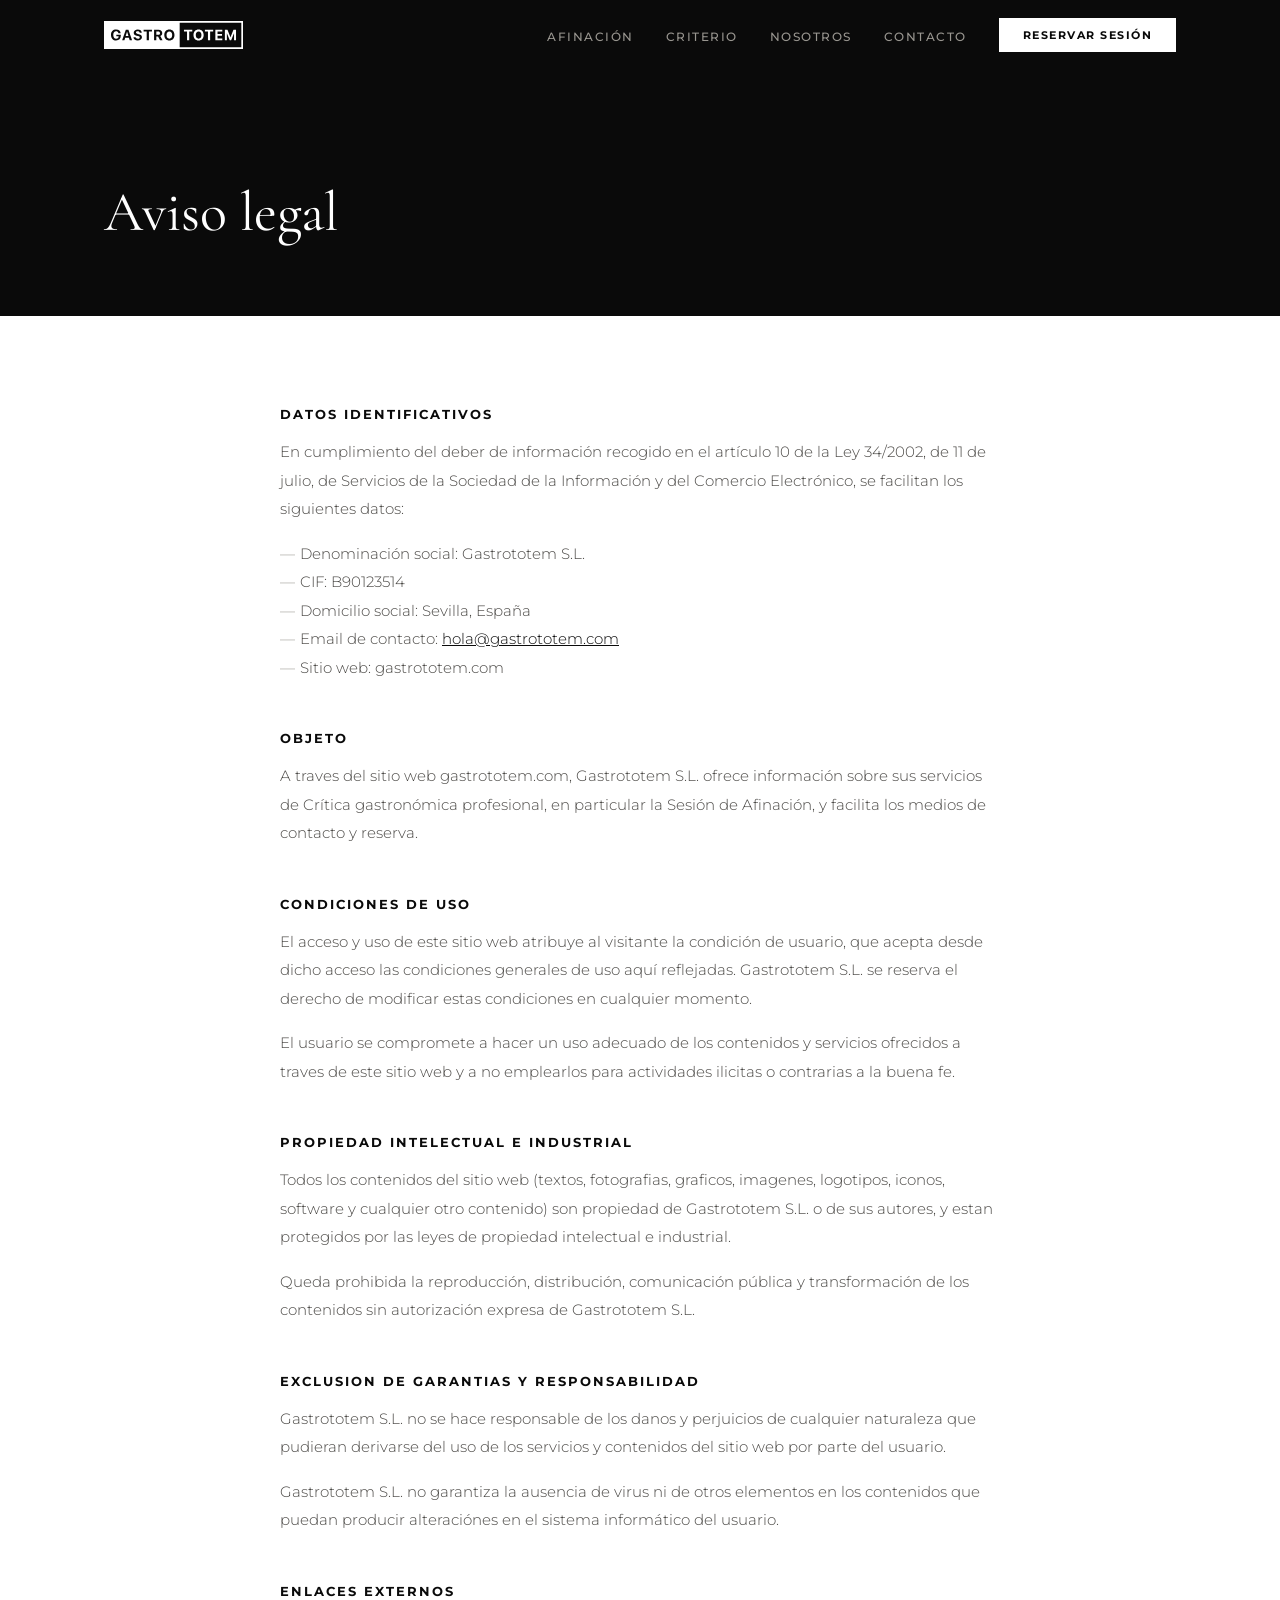
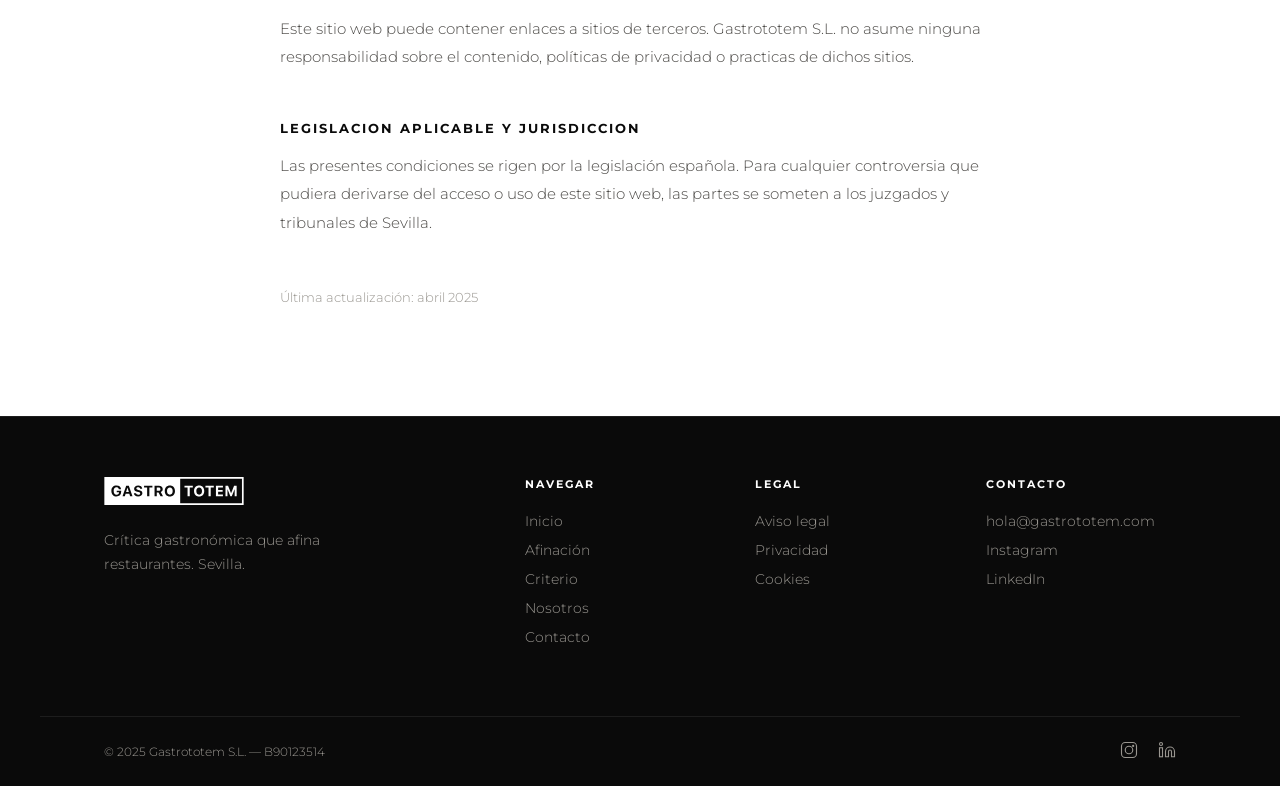
<file: site/aviso-legal/index.html>
<!DOCTYPE html>
<html lang="es">
<head>
<meta charset="UTF-8">
<meta name="viewport" content="width=device-width, initial-scale=1.0">
<title>Aviso Legal — Gastrototem</title>
<meta name="description" content="Aviso legal de Gastrototem S.L. Información sobre el titular del sitio web gastrototem.com.">
<link rel="preconnect" href="https://fonts.googleapis.com">
<link rel="preconnect" href="https://fonts.gstatic.com" crossorigin>
<link href="https://fonts.googleapis.com/css2?family=Cormorant+Garamond:ital,wght@0,400;0,600;1,400&family=Montserrat:wght@300;400;500;600;700;900&display=swap" rel="stylesheet">
<style>
  :root {
    --black: #0a0a0a; --white: #ffffff; --off-white: #f7f7f5;
    --gray-warm: #e8e6e1; --gray-mid: #999690; --gray-dark: #4a4845;
    --serif: 'Cormorant Garamond', Georgia, serif;
    --sans: 'Montserrat', 'Helvetica Neue', sans-serif;
    --page-max: 1200px; --page-pad: clamp(20px, 5vw, 80px);
  }
  * { margin: 0; padding: 0; box-sizing: border-box; }
  html { scroll-behavior: smooth; font-size: 16px; }
  body { font-family: var(--sans); background: var(--white); color: var(--black); overflow-x: hidden; -webkit-font-smoothing: antialiased; }
  .container { max-width: var(--page-max); margin: 0 auto; padding: 0 var(--page-pad); }

  /* HEADER */
  .site-header { position: fixed; top: 0; left: 0; right: 0; z-index: 100; background: var(--black); }
  .site-header__inner { display: flex; align-items: center; justify-content: space-between; padding: 18px var(--page-pad); max-width: var(--page-max); margin: 0 auto; }
  .site-header__logo img { height: 28px; width: auto; display: block; }
  .site-nav { display: flex; align-items: center; gap: 32px; list-style: none; }
  .site-nav a { color: var(--gray-mid); text-decoration: none; font-size: 12px; font-weight: 500; letter-spacing: 1.5px; text-transform: uppercase; transition: color 0.3s; }
  .site-nav a:hover { color: var(--white); }
  .site-nav__cta { background: var(--white) !important; color: var(--black) !important; padding: 10px 24px; font-size: 11px !important; font-weight: 700 !important; letter-spacing: 2px; text-transform: uppercase; display: inline-block; transition: background 0.3s, transform 0.2s !important; }
  .site-nav__cta:hover { background: var(--off-white) !important; transform: translateY(-1px); }
  .nav-toggle { display: none; background: none; border: none; cursor: pointer; padding: 8px; }
  .nav-toggle span { display: block; width: 24px; height: 2px; background: var(--white); margin: 5px 0; transition: transform 0.3s, opacity 0.3s; }
  @media (max-width: 768px) {
    .nav-toggle { display: block; }
    .site-nav { position: fixed; top: 64px; left: 0; right: 0; bottom: 0; background: var(--black); flex-direction: column; justify-content: center; gap: 40px; transform: translateX(100%); transition: transform 0.4s cubic-bezier(0.25,0.46,0.45,0.94); }
    .site-nav.open { transform: translateX(0); }
    .site-nav a { font-size: 16px; }
    .nav-toggle.open span:nth-child(1) { transform: rotate(45deg) translate(5px, 5px); }
    .nav-toggle.open span:nth-child(2) { opacity: 0; }
    .nav-toggle.open span:nth-child(3) { transform: rotate(-45deg) translate(5px, -5px); }
  }

  /* PAGE HEADER */
  .page-header { background: var(--black); color: var(--white); padding: clamp(140px, 20vh, 200px) 0 clamp(60px, 8vh, 100px); }
  .page-header__title { font-family: var(--serif); font-size: clamp(32px, 5vw, 56px); font-weight: 400; line-height: 1.15; }

  /* LEGAL CONTENT */
  .legal { padding: clamp(60px, 10vh, 120px) 0; max-width: 720px; }
  .legal h2 { font-size: 13px; font-weight: 700; letter-spacing: 2px; text-transform: uppercase; margin: 48px 0 16px; }
  .legal h2:first-child { margin-top: 0; }
  .legal p { font-size: 15px; font-weight: 300; line-height: 1.9; color: var(--gray-dark); margin-bottom: 16px; }
  .legal ul { list-style: none; margin-bottom: 16px; }
  .legal ul li { font-size: 15px; font-weight: 300; line-height: 1.9; color: var(--gray-dark); padding-left: 20px; position: relative; }
  .legal ul li::before { content: '—'; position: absolute; left: 0; color: var(--gray-mid); }
  .legal a { color: var(--black); }

  /* FOOTER */
  .site-footer { background: var(--black); color: var(--gray-mid); border-top: 1px solid rgba(255,255,255,0.08); }
  .site-footer__inner { display: grid; grid-template-columns: 2fr 1fr 1fr 1fr; gap: 40px; padding: 60px var(--page-pad); max-width: var(--page-max); margin: 0 auto; }
  @media (max-width: 768px) { .site-footer__inner { grid-template-columns: 1fr 1fr; gap: 32px; } }
  .footer-brand__desc { font-size: 14px; font-weight: 300; line-height: 1.7; margin-top: 20px; max-width: 280px; }
  .footer-col__title { font-size: 11px; font-weight: 700; letter-spacing: 2px; text-transform: uppercase; color: var(--white); margin-bottom: 20px; }
  .footer-col__list { list-style: none; }
  .footer-col__list li { margin-bottom: 10px; }
  .footer-col__list li::before { display: none; }
  .footer-col__list a { color: var(--gray-mid); text-decoration: none; font-size: 14px; font-weight: 300; transition: color 0.3s; }
  .footer-col__list a:hover { color: var(--white); }
  .site-footer__bottom { border-top: 1px solid rgba(255,255,255,0.08); padding: 24px var(--page-pad); max-width: var(--page-max); margin: 0 auto; display: flex; justify-content: space-between; align-items: center; font-size: 12px; font-weight: 300; }
  @media (max-width: 768px) { .site-footer__bottom { flex-direction: column; gap: 12px; text-align: center; } }
  .footer-social { display: flex; gap: 20px; }
  .footer-social a { color: var(--gray-mid); text-decoration: none; transition: color 0.3s; }
  .footer-social a:hover { color: var(--white); }
</style>
</head>
<body>

<header class="site-header">
  <div class="site-header__inner">
    <a href="../index.html" class="site-header__logo" aria-label="Gastrototem — Inicio">
      <img src="../afinacion/logo-gastrototem-white.svg" alt="Gastrototem" width="170" height="34">
    </a>
    <button class="nav-toggle" aria-label="Abrir menú" aria-expanded="false"><span></span><span></span><span></span></button>
    <nav>
      <ul class="site-nav" role="list">
        <li><a href="../afinacion/index.html">Afinación</a></li>
        <li><a href="../criterio/index.html">Criterio</a></li>
        <li><a href="../nosotros/index.html">Nosotros</a></li>
        <li><a href="../contacto/index.html">Contacto</a></li>
        <li><a href="../afinacion/reservar" class="site-nav__cta">Reservar sesión</a></li>
      </ul>
    </nav>
  </div>
</header>

<section class="page-header">
  <div class="container">
    <h1 class="page-header__title">Aviso legal</h1>
  </div>
</section>

<section>
  <div class="container legal">
    <h2>Datos identificativos</h2>
    <p>En cumplimiento del deber de información recogido en el artículo 10 de la Ley 34/2002, de 11 de julio, de Servicios de la Sociedad de la Información y del Comercio Electrónico, se facilitan los siguientes datos:</p>
    <ul>
      <li>Denominación social: Gastrototem S.L.</li>
      <li>CIF: B90123514</li>
      <li>Domicilio social: Sevilla, España</li>
      <li>Email de contacto: <a href="mailto:hola@gastrototem.com">hola@gastrototem.com</a></li>
      <li>Sitio web: gastrototem.com</li>
    </ul>

    <h2>Objeto</h2>
    <p>A traves del sitio web gastrototem.com, Gastrototem S.L. ofrece información sobre sus servicios de Crítica gastronómica profesional, en particular la Sesión de Afinación, y facilita los medios de contacto y reserva.</p>

    <h2>Condiciones de uso</h2>
    <p>El acceso y uso de este sitio web atribuye al visitante la condición de usuario, que acepta desde dicho acceso las condiciones generales de uso aquí reflejadas. Gastrototem S.L. se reserva el derecho de modificar estas condiciones en cualquier momento.</p>
    <p>El usuario se compromete a hacer un uso adecuado de los contenidos y servicios ofrecidos a traves de este sitio web y a no emplearlos para actividades ilicitas o contrarias a la buena fe.</p>

    <h2>Propiedad intelectual e industrial</h2>
    <p>Todos los contenidos del sitio web (textos, fotografias, graficos, imagenes, logotipos, iconos, software y cualquier otro contenido) son propiedad de Gastrototem S.L. o de sus autores, y estan protegidos por las leyes de propiedad intelectual e industrial.</p>
    <p>Queda prohibida la reproducción, distribución, comunicación pública y transformación de los contenidos sin autorización expresa de Gastrototem S.L.</p>

    <h2>Exclusion de garantias y responsabilidad</h2>
    <p>Gastrototem S.L. no se hace responsable de los danos y perjuicios de cualquier naturaleza que pudieran derivarse del uso de los servicios y contenidos del sitio web por parte del usuario.</p>
    <p>Gastrototem S.L. no garantiza la ausencia de virus ni de otros elementos en los contenidos que puedan producir alteraciónes en el sistema informático del usuario.</p>

    <h2>Enlaces externos</h2>
    <p>Este sitio web puede contener enlaces a sitios de terceros. Gastrototem S.L. no asume ninguna responsabilidad sobre el contenido, políticas de privacidad o practicas de dichos sitios.</p>

    <h2>Legislacion aplicable y jurisdiccion</h2>
    <p>Las presentes condiciones se rigen por la legislación española. Para cualquier controversia que pudiera derivarse del acceso o uso de este sitio web, las partes se someten a los juzgados y tribunales de Sevilla.</p>

    <p style="margin-top: 48px; font-size: 13px; color: var(--gray-mid);">Última actualización: abril 2025</p>
  </div>
</section>

<footer class="site-footer">
  <div class="site-footer__inner">
    <div class="footer-brand">
      <img src="../afinacion/logo-gastrototem-white.svg" alt="Gastrototem" width="140" height="28">
      <p class="footer-brand__desc">Crítica gastronómica que afina restaurantes. Sevilla.</p>
    </div>
    <div class="footer-col">
      <h4 class="footer-col__title">Navegar</h4>
      <ul class="footer-col__list"><li><a href="../index.html">Inicio</a></li><li><a href="../afinacion/index.html">Afinación</a></li><li><a href="../criterio/index.html">Criterio</a></li><li><a href="../nosotros/index.html">Nosotros</a></li><li><a href="../contacto/index.html">Contacto</a></li></ul>
    </div>
    <div class="footer-col">
      <h4 class="footer-col__title">Legal</h4>
      <ul class="footer-col__list"><li><a href="../aviso-legal/index.html">Aviso legal</a></li><li><a href="../privacidad/index.html">Privacidad</a></li><li><a href="../cookies/index.html">Cookies</a></li></ul>
    </div>
    <div class="footer-col">
      <h4 class="footer-col__title">Contacto</h4>
      <ul class="footer-col__list"><li><a href="mailto:hola@gastrototem.com">hola@gastrototem.com</a></li><li><a href="https://instagram.com/gastrototem" target="_blank" rel="noopener">Instagram</a></li><li><a href="https://linkedin.com/company/gastrototem" target="_blank" rel="noopener">LinkedIn</a></li></ul>
    </div>
  </div>
  <div class="site-footer__bottom">
    <span>&copy; 2025 Gastrototem S.L. &mdash; B90123514</span>
    <div class="footer-social">
      <a href="https://instagram.com/gastrototem" target="_blank" rel="noopener" aria-label="Instagram"><svg width="18" height="18" viewBox="0 0 24 24" fill="none" stroke="currentColor" stroke-width="1.5"><rect x="2" y="2" width="20" height="20" rx="5"/><circle cx="12" cy="12" r="5"/><circle cx="17.5" cy="6.5" r="1.5" fill="currentColor" stroke="none"/></svg></a>
      <a href="https://linkedin.com/company/gastrototem" target="_blank" rel="noopener" aria-label="LinkedIn"><svg width="18" height="18" viewBox="0 0 24 24" fill="none" stroke="currentColor" stroke-width="1.5"><path d="M16 8a6 6 0 016 6v7h-4v-7a2 2 0 00-4 0v7h-4v-7a6 6 0 016-6z"/><rect x="2" y="9" width="4" height="12"/><circle cx="4" cy="4" r="2"/></svg></a>
    </div>
  </div>
</footer>

<script>
  const navToggle = document.querySelector('.nav-toggle');
  const nav = document.querySelector('.site-nav');
  navToggle.addEventListener('click', () => { const isOpen = nav.classList.toggle('open'); navToggle.classList.toggle('open'); navToggle.setAttribute('aria-expanded', isOpen); document.body.style.overflow = isOpen ? 'hidden' : ''; });
  nav.querySelectorAll('a').forEach(link => { link.addEventListener('click', () => { nav.classList.remove('open'); navToggle.classList.remove('open'); navToggle.setAttribute('aria-expanded', 'false'); document.body.style.overflow = ''; }); });
</script>

</body>
</html>
</file>
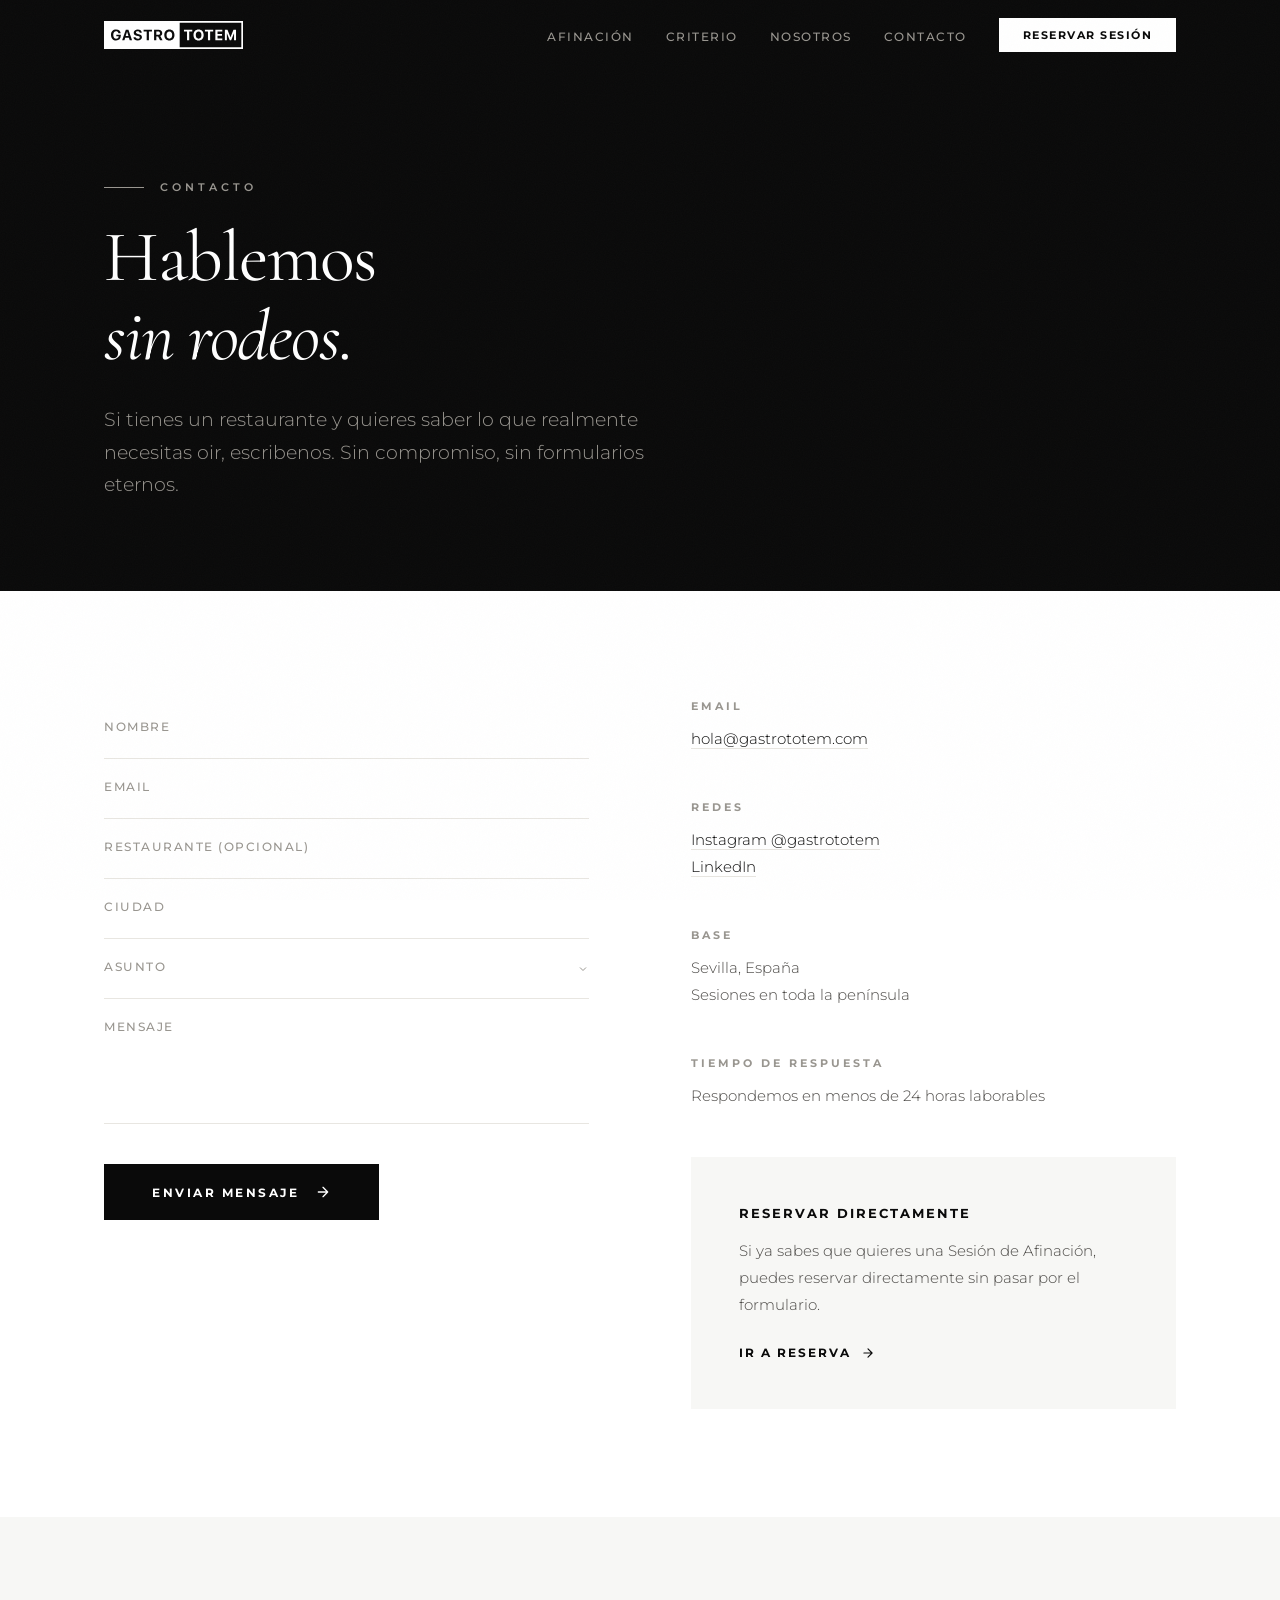
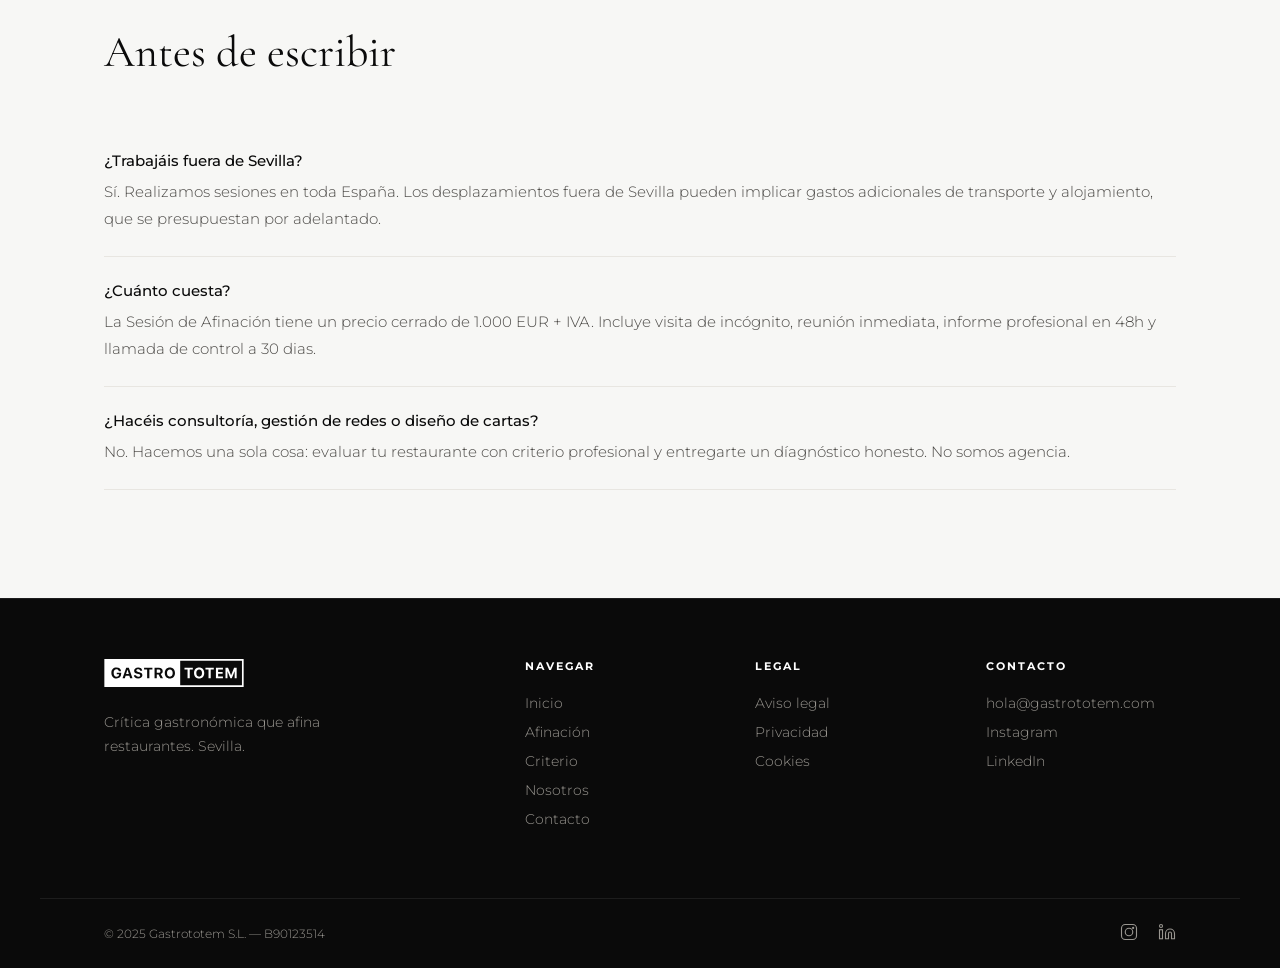
<file: site/contacto/index.html>
<!DOCTYPE html>
<html lang="es">
<head>
<meta charset="UTF-8">
<meta name="viewport" content="width=device-width, initial-scale=1.0">
<title>Contacto — Gastrototem</title>
<meta name="description" content="Contacta con Gastrototem. Reserva una Sesión de Afinación o envianos tu consulta. Sevilla.">
<link rel="preconnect" href="https://fonts.googleapis.com">
<link rel="preconnect" href="https://fonts.gstatic.com" crossorigin>
<link href="https://fonts.googleapis.com/css2?family=Cormorant+Garamond:ital,wght@0,400;0,600;1,400&family=Montserrat:wght@300;400;500;600;700;900&display=swap" rel="stylesheet">
<style>
  :root {
    --black: #0a0a0a;
    --white: #ffffff;
    --off-white: #f7f7f5;
    --gray-warm: #e8e6e1;
    --gray-mid: #999690;
    --gray-dark: #4a4845;
    --serif: 'Cormorant Garamond', Georgia, serif;
    --sans: 'Montserrat', 'Helvetica Neue', sans-serif;
    --page-max: 1200px;
    --page-pad: clamp(20px, 5vw, 80px);
  }

  * { margin: 0; padding: 0; box-sizing: border-box; }
  html { scroll-behavior: smooth; font-size: 16px; }
  body { font-family: var(--sans); background: var(--white); color: var(--black); overflow-x: hidden; -webkit-font-smoothing: antialiased; -moz-osx-font-smoothing: grayscale; }

  .container { max-width: var(--page-max); margin: 0 auto; padding: 0 var(--page-pad); }

  .reveal { opacity: 0; transform: translateY(30px); transition: opacity 0.8s cubic-bezier(0.25,0.46,0.45,0.94), transform 0.8s cubic-bezier(0.25,0.46,0.45,0.94); }
  .reveal.visible { opacity: 1; transform: translateY(0); }
  .reveal-delay-1 { transition-delay: 0.1s; }
  .reveal-delay-2 { transition-delay: 0.2s; }
  .reveal-delay-3 { transition-delay: 0.3s; }

  /* HEADER */
  .site-header { position: fixed; top: 0; left: 0; right: 0; z-index: 100; background: var(--black); transition: background 0.3s ease; }
  .site-header__inner { display: flex; align-items: center; justify-content: space-between; padding: 18px var(--page-pad); max-width: var(--page-max); margin: 0 auto; }
  .site-header__logo img { height: 28px; width: auto; display: block; }
  .site-nav { display: flex; align-items: center; gap: 32px; list-style: none; }
  .site-nav a { color: var(--gray-mid); text-decoration: none; font-size: 12px; font-weight: 500; letter-spacing: 1.5px; text-transform: uppercase; transition: color 0.3s; }
  .site-nav a:hover { color: var(--white); }
  .site-nav__cta { background: var(--white) !important; color: var(--black) !important; padding: 10px 24px; font-size: 11px !important; font-weight: 700 !important; letter-spacing: 2px; text-transform: uppercase; display: inline-block; transition: background 0.3s, transform 0.2s !important; }
  .site-nav__cta:hover { background: var(--off-white) !important; transform: translateY(-1px); }
  .nav-toggle { display: none; background: none; border: none; cursor: pointer; padding: 8px; }
  .nav-toggle span { display: block; width: 24px; height: 2px; background: var(--white); margin: 5px 0; transition: transform 0.3s, opacity 0.3s; }
  @media (max-width: 768px) {
    .nav-toggle { display: block; }
    .site-nav { position: fixed; top: 64px; left: 0; right: 0; bottom: 0; background: var(--black); flex-direction: column; justify-content: center; gap: 40px; transform: translateX(100%); transition: transform 0.4s cubic-bezier(0.25,0.46,0.45,0.94); }
    .site-nav.open { transform: translateX(0); }
    .site-nav a { font-size: 16px; }
    .nav-toggle.open span:nth-child(1) { transform: rotate(45deg) translate(5px, 5px); }
    .nav-toggle.open span:nth-child(2) { opacity: 0; }
    .nav-toggle.open span:nth-child(3) { transform: rotate(-45deg) translate(5px, -5px); }
  }

  /* PAGE HEADER */
  .page-header {
    background: var(--black); color: var(--white);
    padding: clamp(140px, 20vh, 220px) 0 clamp(60px, 10vh, 120px);
  }
  .page-header__label { font-size: 11px; font-weight: 600; letter-spacing: 4px; text-transform: uppercase; color: var(--gray-mid); margin-bottom: 24px; display: flex; align-items: center; gap: 16px; }
  .page-header__label::before { content: ''; width: 40px; height: 1px; background: var(--gray-mid); }
  .page-header__title { font-family: var(--serif); font-size: clamp(36px, 6vw, 72px); font-weight: 400; line-height: 1.1; letter-spacing: -0.02em; max-width: 800px; }
  .page-header__title em { font-style: italic; }
  .page-header__intro { font-size: clamp(16px, 1.6vw, 19px); font-weight: 300; line-height: 1.7; color: var(--gray-mid); max-width: 560px; margin-top: 28px; }

  /* CONTACT LAYOUT */
  .contact-section { padding: clamp(80px, 12vh, 160px) 0; }

  .contact-layout {
    display: grid;
    grid-template-columns: 1fr 1fr;
    gap: clamp(60px, 8vw, 140px);
    align-items: start;
  }

  @media (max-width: 768px) {
    .contact-layout { grid-template-columns: 1fr; gap: 60px; }
  }

  /* FORM */
  .contact-form { display: flex; flex-direction: column; gap: 0; }

  .form-group {
    position: relative;
    border-bottom: 1px solid var(--gray-warm);
  }

  .form-group label {
    position: absolute; top: 20px; left: 0;
    font-size: 12px; font-weight: 500; letter-spacing: 1.5px; text-transform: uppercase;
    color: var(--gray-mid); transition: all 0.3s; pointer-events: none;
  }

  .form-group input,
  .form-group textarea,
  .form-group select {
    width: 100%; padding: 28px 0 12px; border: none; background: transparent;
    font-family: var(--sans); font-size: 15px; font-weight: 400; color: var(--black);
    outline: none; resize: none;
  }

  .form-group input:focus,
  .form-group textarea:focus,
  .form-group select:focus { border-color: var(--black); }

  .form-group input:focus + label,
  .form-group input:not(:placeholder-shown) + label,
  .form-group textarea:focus + label,
  .form-group textarea:not(:placeholder-shown) + label,
  .form-group select:focus + label,
  .form-group select:valid + label {
    top: 4px; font-size: 10px; color: var(--black);
  }

  .form-group select {
    -webkit-appearance: none; -moz-appearance: none; appearance: none;
    cursor: pointer;
    background-image: url("data:image/svg+xml,%3Csvg width='12' height='12' viewBox='0 0 24 24' fill='none' stroke='%23999690' stroke-width='2' xmlns='http://www.w3.org/2000/svg'%3E%3Cpath d='M6 9l6 6 6-6'/%3E%3C/svg%3E");
    background-repeat: no-repeat; background-position: right 0 center;
  }

  .form-group select option { font-family: var(--sans); }

  .form-group textarea { min-height: 120px; }

  .form-submit {
    margin-top: 40px;
    display: inline-flex; align-items: center; gap: 16px;
    background: var(--black); color: var(--white); padding: 20px 48px;
    border: none; cursor: pointer;
    font-family: var(--sans); font-size: 12px; font-weight: 700; letter-spacing: 2.5px;
    text-transform: uppercase; transition: transform 0.3s, box-shadow 0.3s;
    align-self: flex-start;
  }

  .form-submit:hover {
    transform: translateY(-2px); box-shadow: 0 20px 60px rgba(0,0,0,0.1);
  }

  /* CONTACT INFO */
  .contact-info__group { margin-bottom: 48px; }

  .contact-info__label {
    font-size: 11px; font-weight: 700; letter-spacing: 3px; text-transform: uppercase;
    color: var(--gray-mid); margin-bottom: 12px;
  }

  .contact-info__value {
    font-size: 15px; font-weight: 300; line-height: 1.8; color: var(--gray-dark);
  }

  .contact-info__value a {
    color: var(--black); text-decoration: none; border-bottom: 1px solid var(--gray-warm);
    transition: border-color 0.3s;
  }

  .contact-info__value a:hover { border-color: var(--black); }

  /* BOOKING CALLOUT */
  .booking-callout {
    background: var(--off-white);
    padding: clamp(32px, 4vw, 48px);
    margin-top: 48px;
  }

  .booking-callout__title {
    font-size: 13px; font-weight: 700; letter-spacing: 2px; text-transform: uppercase;
    margin-bottom: 16px;
  }

  .booking-callout__text {
    font-size: 15px; font-weight: 300; line-height: 1.8; color: var(--gray-dark);
    margin-bottom: 24px;
  }

  .booking-callout__link {
    display: inline-flex; align-items: center; gap: 10px;
    font-size: 12px; font-weight: 700; letter-spacing: 2px; text-transform: uppercase;
    color: var(--black); text-decoration: none; transition: gap 0.3s;
  }

  .booking-callout__link:hover { gap: 16px; }

  /* FAQ MINI */
  .faq-mini { background: var(--off-white); padding: clamp(80px, 12vh, 160px) 0; }

  .faq-mini__title {
    font-family: var(--serif); font-size: clamp(28px, 3.5vw, 44px); font-weight: 400;
    margin-bottom: 48px;
  }

  .faq-mini__item {
    border-bottom: 1px solid var(--gray-warm);
    padding: 24px 0;
  }

  .faq-mini__q {
    font-size: 15px; font-weight: 500; margin-bottom: 8px;
  }

  .faq-mini__a {
    font-size: 15px; font-weight: 300; line-height: 1.8; color: var(--gray-dark);
  }

  /* FOOTER */
  .site-footer { background: var(--black); color: var(--gray-mid); border-top: 1px solid rgba(255,255,255,0.08); }
  .site-footer__inner { display: grid; grid-template-columns: 2fr 1fr 1fr 1fr; gap: 40px; padding: 60px var(--page-pad); max-width: var(--page-max); margin: 0 auto; }
  @media (max-width: 768px) { .site-footer__inner { grid-template-columns: 1fr 1fr; gap: 32px; } }
  .footer-brand__desc { font-size: 14px; font-weight: 300; line-height: 1.7; margin-top: 20px; max-width: 280px; }
  .footer-col__title { font-size: 11px; font-weight: 700; letter-spacing: 2px; text-transform: uppercase; color: var(--white); margin-bottom: 20px; }
  .footer-col__list { list-style: none; }
  .footer-col__list li { margin-bottom: 10px; }
  .footer-col__list a { color: var(--gray-mid); text-decoration: none; font-size: 14px; font-weight: 300; transition: color 0.3s; }
  .footer-col__list a:hover { color: var(--white); }
  .site-footer__bottom { border-top: 1px solid rgba(255,255,255,0.08); padding: 24px var(--page-pad); max-width: var(--page-max); margin: 0 auto; display: flex; justify-content: space-between; align-items: center; font-size: 12px; font-weight: 300; }
  @media (max-width: 768px) { .site-footer__bottom { flex-direction: column; gap: 12px; text-align: center; } }
  .footer-social { display: flex; gap: 20px; }
  .footer-social a { color: var(--gray-mid); text-decoration: none; transition: color 0.3s; }
  .footer-social a:hover { color: var(--white); }

  .noise-overlay { position: fixed; top: 0; left: 0; width: 100%; height: 100%; pointer-events: none; z-index: 9999; opacity: 0.025; background-image: url("data:image/svg+xml,%3Csvg viewBox='0 0 256 256' xmlns='http://www.w3.org/2000/svg'%3E%3Cfilter id='n'%3E%3CfeTurbulence type='fractalNoise' baseFrequency='0.9' numOctaves='4' stitchTiles='stitch'/%3E%3C/filter%3E%3Crect width='100%25' height='100%25' filter='url(%23n)'/%3E%3C/svg%3E"); background-repeat: repeat; background-size: 256px 256px; }
</style>
</head>
<body>

<div class="noise-overlay" aria-hidden="true"></div>

<header class="site-header">
  <div class="site-header__inner">
    <a href="../index.html" class="site-header__logo" aria-label="Gastrototem — Inicio">
      <img src="../afinacion/logo-gastrototem-white.svg" alt="Gastrototem" width="170" height="34">
    </a>
    <button class="nav-toggle" aria-label="Abrir menú" aria-expanded="false">
      <span></span><span></span><span></span>
    </button>
    <nav>
      <ul class="site-nav" role="list">
        <li><a href="../afinacion/index.html">Afinación</a></li>
        <li><a href="../criterio/index.html">Criterio</a></li>
        <li><a href="../nosotros/index.html">Nosotros</a></li>
        <li><a href="../contacto/index.html">Contacto</a></li>
        <li><a href="../afinacion/reservar" class="site-nav__cta">Reservar sesión</a></li>
      </ul>
    </nav>
  </div>
</header>

<!-- PAGE HEADER -->
<section class="page-header">
  <div class="container">
    <p class="page-header__label reveal">Contacto</p>
    <h1 class="page-header__title reveal reveal-delay-1">Hablemos<br><em>sin rodeos.</em></h1>
    <p class="page-header__intro reveal reveal-delay-2">
      Si tienes un restaurante y quieres saber lo que realmente necesitas oir, escribenos. Sin compromiso, sin formularios eternos.
    </p>
  </div>
</section>

<!-- CONTACT -->
<section class="contact-section">
  <div class="container">
    <div class="contact-layout">
      <!-- FORM -->
      <div class="reveal">
        <form class="contact-form" action="#" method="post">
          <div class="form-group">
            <input type="text" id="nombre" name="nombre" placeholder=" " required>
            <label for="nombre">Nombre</label>
          </div>
          <div class="form-group">
            <input type="email" id="email" name="email" placeholder=" " required>
            <label for="email">Email</label>
          </div>
          <div class="form-group">
            <input type="text" id="restaurante" name="restaurante" placeholder=" ">
            <label for="restaurante">Restaurante (opcional)</label>
          </div>
          <div class="form-group">
            <input type="text" id="ciudad" name="ciudad" placeholder=" ">
            <label for="ciudad">Ciudad</label>
          </div>
          <div class="form-group">
            <select id="asunto" name="asunto" required>
              <option value="" disabled selected></option>
              <option value="afinación">Quiero reservar una Sesión de Afinación</option>
              <option value="información">Quiero más información</option>
              <option value="prensa">Prensa / colaboración</option>
              <option value="otro">Otro</option>
            </select>
            <label for="asunto">Asunto</label>
          </div>
          <div class="form-group">
            <textarea id="mensaje" name="mensaje" placeholder=" " rows="4" required></textarea>
            <label for="mensaje">Mensaje</label>
          </div>
          <button type="submit" class="form-submit">
            Enviar mensaje
            <svg width="16" height="16" viewBox="0 0 24 24" fill="none" stroke="currentColor" stroke-width="2" stroke-linecap="round" stroke-linejoin="round"><path d="M5 12h14M12 5l7 7-7 7"/></svg>
          </button>
        </form>
      </div>

      <!-- INFO -->
      <div class="reveal reveal-delay-2">
        <div class="contact-info__group">
          <p class="contact-info__label">Email</p>
          <p class="contact-info__value"><a href="mailto:hola@gastrototem.com">hola@gastrototem.com</a></p>
        </div>
        <div class="contact-info__group">
          <p class="contact-info__label">Redes</p>
          <p class="contact-info__value">
            <a href="https://instagram.com/gastrototem" target="_blank" rel="noopener">Instagram @gastrototem</a><br>
            <a href="https://linkedin.com/company/gastrototem" target="_blank" rel="noopener">LinkedIn</a>
          </p>
        </div>
        <div class="contact-info__group">
          <p class="contact-info__label">Base</p>
          <p class="contact-info__value">Sevilla, España<br>Sesiones en toda la península</p>
        </div>
        <div class="contact-info__group">
          <p class="contact-info__label">Tiempo de respuesta</p>
          <p class="contact-info__value">Respondemos en menos de 24 horas laborables</p>
        </div>

        <div class="booking-callout">
          <h3 class="booking-callout__title">Reservar directamente</h3>
          <p class="booking-callout__text">Si ya sabes que quieres una Sesión de Afinación, puedes reservar directamente sin pasar por el formulario.</p>
          <a href="../afinacion/reservar" class="booking-callout__link">
            Ir a reserva
            <svg width="14" height="14" viewBox="0 0 24 24" fill="none" stroke="currentColor" stroke-width="2" stroke-linecap="round" stroke-linejoin="round"><path d="M5 12h14M12 5l7 7-7 7"/></svg>
          </a>
        </div>
      </div>
    </div>
  </div>
</section>

<!-- FAQ MINI -->
<section class="faq-mini">
  <div class="container">
    <h2 class="faq-mini__title reveal">Antes de escribir</h2>
    <div class="faq-mini__item reveal">
      <p class="faq-mini__q">¿Trabajáis fuera de Sevilla?</p>
      <p class="faq-mini__a">Sí. Realizamos sesiones en toda España. Los desplazamientos fuera de Sevilla pueden implicar gastos adicionales de transporte y alojamiento, que se presupuestan por adelantado.</p>
    </div>
    <div class="faq-mini__item reveal reveal-delay-1">
      <p class="faq-mini__q">¿Cuánto cuesta?</p>
      <p class="faq-mini__a">La Sesión de Afinación tiene un precio cerrado de 1.000 EUR + IVA. Incluye visita de incógnito, reunión inmediata, informe profesional en 48h y llamada de control a 30 dias.</p>
    </div>
    <div class="faq-mini__item reveal reveal-delay-2">
      <p class="faq-mini__q">¿Hacéis consultoría, gestión de redes o diseño de cartas?</p>
      <p class="faq-mini__a">No. Hacemos una sola cosa: evaluar tu restaurante con criterio profesional y entregarte un díagnóstico honesto. No somos agencia.</p>
    </div>
  </div>
</section>

<!-- FOOTER -->
<footer class="site-footer">
  <div class="site-footer__inner">
    <div class="footer-brand">
      <img src="../afinacion/logo-gastrototem-white.svg" alt="Gastrototem" width="140" height="28">
      <p class="footer-brand__desc">Crítica gastronómica que afina restaurantes. Sevilla.</p>
    </div>
    <div class="footer-col">
      <h4 class="footer-col__title">Navegar</h4>
      <ul class="footer-col__list">
        <li><a href="../index.html">Inicio</a></li>
        <li><a href="../afinacion/index.html">Afinación</a></li>
        <li><a href="../criterio/index.html">Criterio</a></li>
        <li><a href="../nosotros/index.html">Nosotros</a></li>
        <li><a href="../contacto/index.html">Contacto</a></li>
      </ul>
    </div>
    <div class="footer-col">
      <h4 class="footer-col__title">Legal</h4>
      <ul class="footer-col__list">
        <li><a href="../aviso-legal/index.html">Aviso legal</a></li>
        <li><a href="../privacidad/index.html">Privacidad</a></li>
        <li><a href="../cookies/index.html">Cookies</a></li>
      </ul>
    </div>
    <div class="footer-col">
      <h4 class="footer-col__title">Contacto</h4>
      <ul class="footer-col__list">
        <li><a href="mailto:hola@gastrototem.com">hola@gastrototem.com</a></li>
        <li><a href="https://instagram.com/gastrototem" target="_blank" rel="noopener">Instagram</a></li>
        <li><a href="https://linkedin.com/company/gastrototem" target="_blank" rel="noopener">LinkedIn</a></li>
      </ul>
    </div>
  </div>
  <div class="site-footer__bottom">
    <span>&copy; 2025 Gastrototem S.L. &mdash; B90123514</span>
    <div class="footer-social">
      <a href="https://instagram.com/gastrototem" target="_blank" rel="noopener" aria-label="Instagram">
        <svg width="18" height="18" viewBox="0 0 24 24" fill="none" stroke="currentColor" stroke-width="1.5"><rect x="2" y="2" width="20" height="20" rx="5"/><circle cx="12" cy="12" r="5"/><circle cx="17.5" cy="6.5" r="1.5" fill="currentColor" stroke="none"/></svg>
      </a>
      <a href="https://linkedin.com/company/gastrototem" target="_blank" rel="noopener" aria-label="LinkedIn">
        <svg width="18" height="18" viewBox="0 0 24 24" fill="none" stroke="currentColor" stroke-width="1.5"><path d="M16 8a6 6 0 016 6v7h-4v-7a2 2 0 00-4 0v7h-4v-7a6 6 0 016-6z"/><rect x="2" y="9" width="4" height="12"/><circle cx="4" cy="4" r="2"/></svg>
      </a>
    </div>
  </div>
</footer>

<script>
  const reveals = document.querySelectorAll('.reveal');
  const observer = new IntersectionObserver((entries) => {
    entries.forEach(entry => { if (entry.isIntersecting) { entry.target.classList.add('visible'); observer.unobserve(entry.target); } });
  }, { threshold: 0.15, rootMargin: '0px 0px -40px 0px' });
  reveals.forEach(el => observer.observe(el));

  const navToggle = document.querySelector('.nav-toggle');
  const nav = document.querySelector('.site-nav');
  navToggle.addEventListener('click', () => { const isOpen = nav.classList.toggle('open'); navToggle.classList.toggle('open'); navToggle.setAttribute('aria-expanded', isOpen); document.body.style.overflow = isOpen ? 'hidden' : ''; });
  nav.querySelectorAll('a').forEach(link => { link.addEventListener('click', () => { nav.classList.remove('open'); navToggle.classList.remove('open'); navToggle.setAttribute('aria-expanded', 'false'); document.body.style.overflow = ''; }); });

  const header = document.querySelector('.site-header');
  window.addEventListener('scroll', () => { header.style.boxShadow = window.scrollY > 100 ? '0 1px 0 rgba(255,255,255,0.05)' : 'none'; }, { passive: true });
</script>

</body>
</html>
</file>
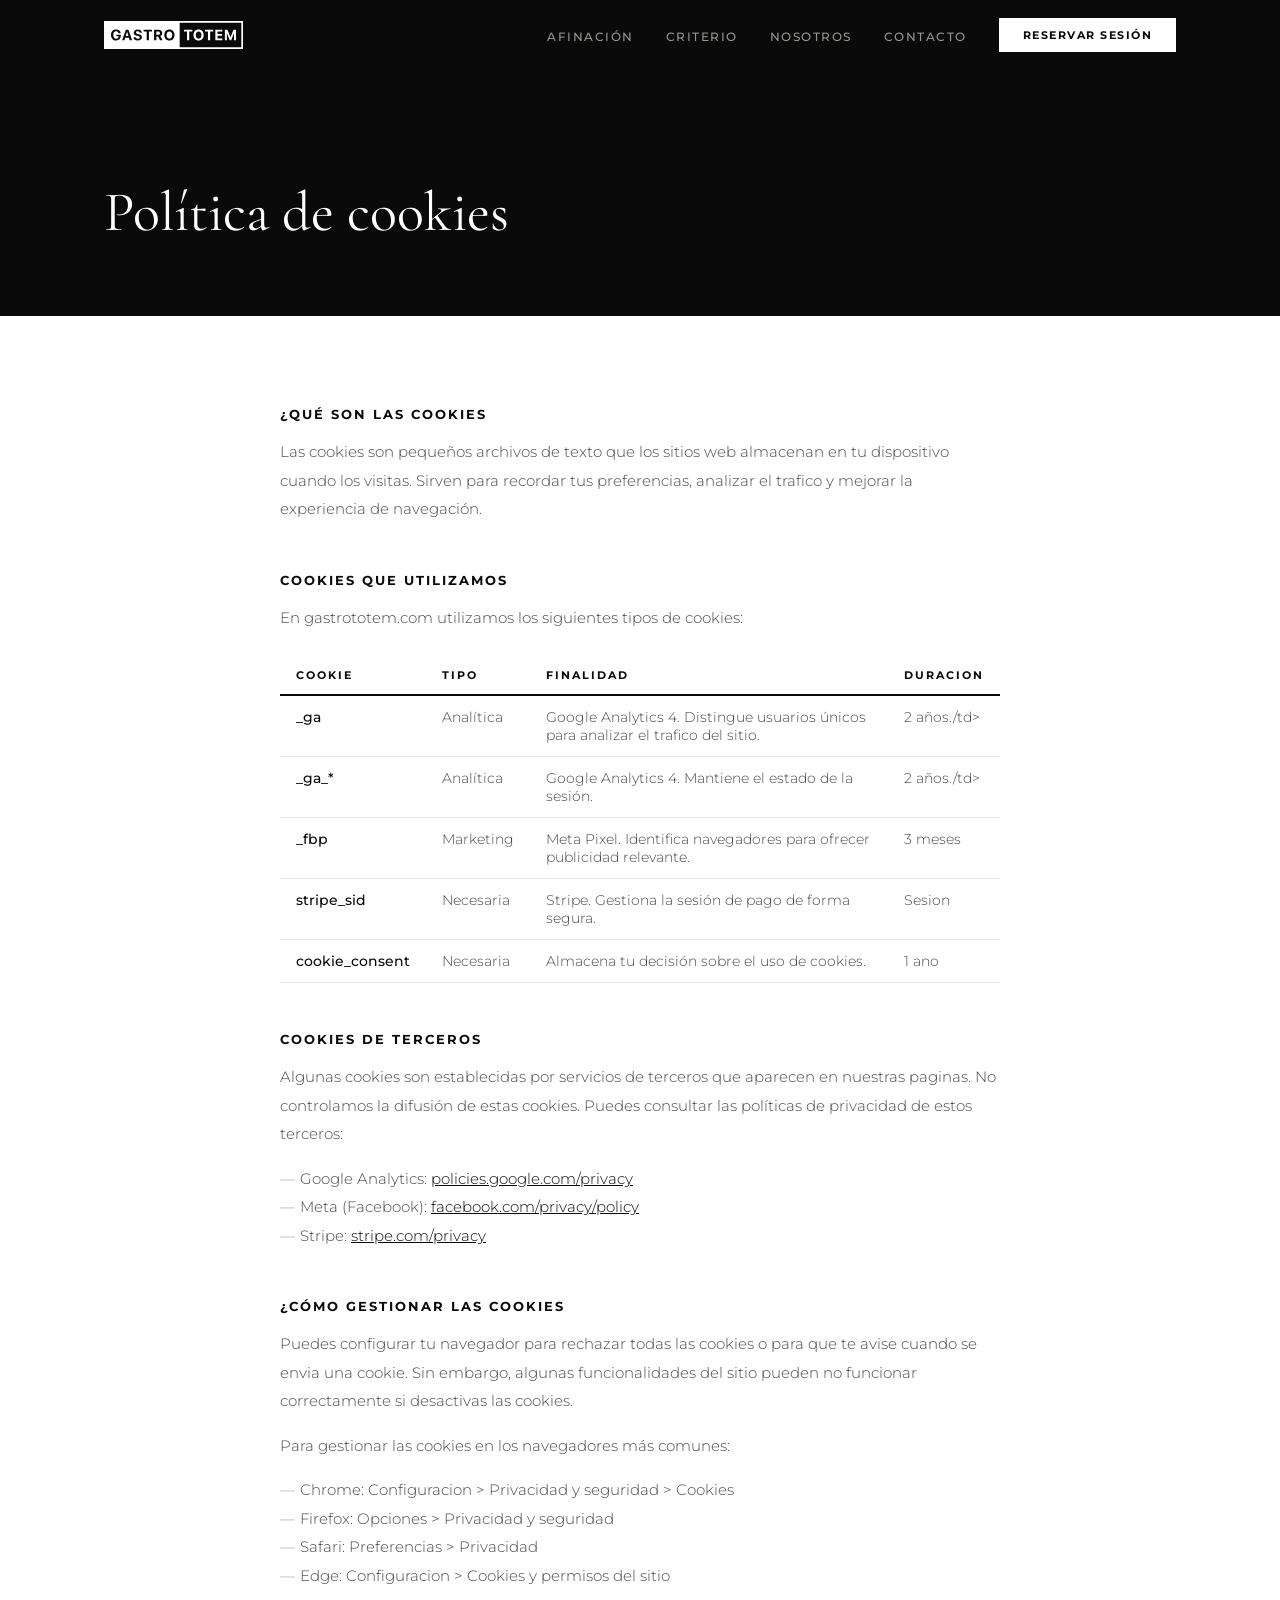
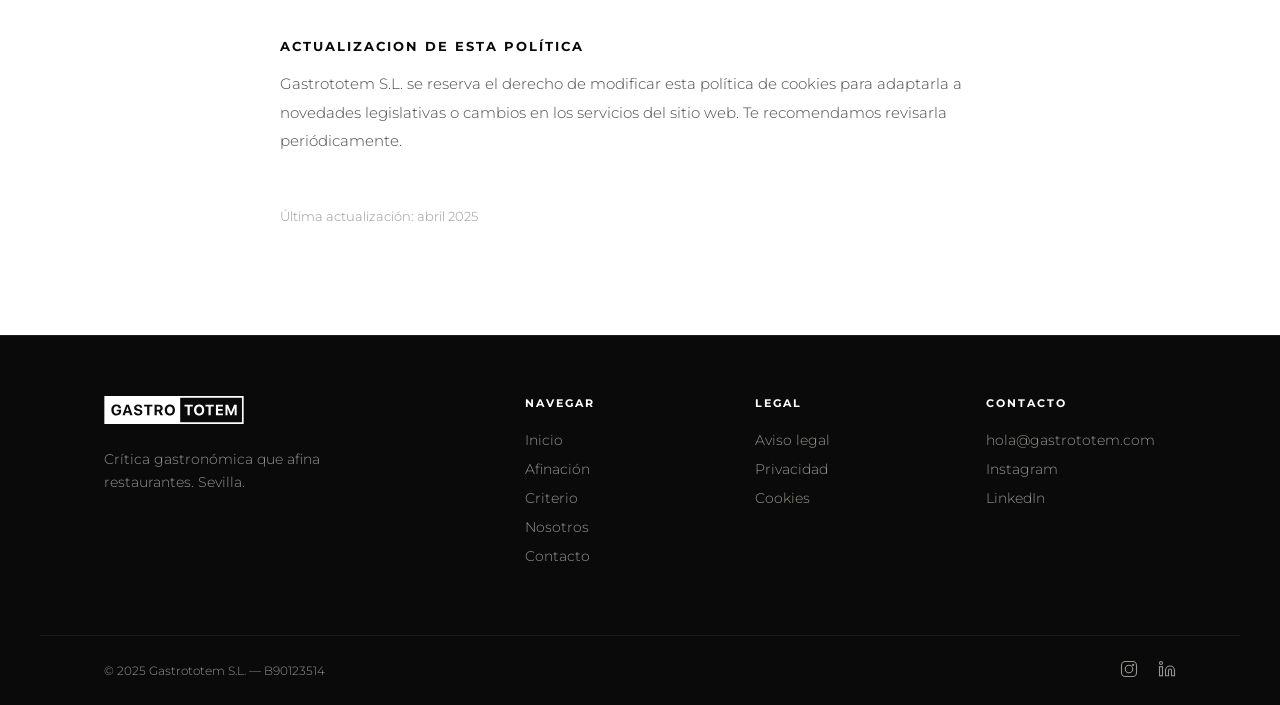
<file: site/cookies/index.html>
<!DOCTYPE html>
<html lang="es">
<head>
<meta charset="UTF-8">
<meta name="viewport" content="width=device-width, initial-scale=1.0">
<title>Política de Cookies — Gastrototem</title>
<meta name="description" content="Política de cookies de Gastrototem S.L. Información sobre el uso de cookies en gastrototem.com.">
<link rel="preconnect" href="https://fonts.googleapis.com">
<link rel="preconnect" href="https://fonts.gstatic.com" crossorigin>
<link href="https://fonts.googleapis.com/css2?family=Cormorant+Garamond:ital,wght@0,400;0,600;1,400&family=Montserrat:wght@300;400;500;600;700;900&display=swap" rel="stylesheet">
<style>
  :root {
    --black: #0a0a0a; --white: #ffffff; --off-white: #f7f7f5;
    --gray-warm: #e8e6e1; --gray-mid: #999690; --gray-dark: #4a4845;
    --serif: 'Cormorant Garamond', Georgia, serif;
    --sans: 'Montserrat', 'Helvetica Neue', sans-serif;
    --page-max: 1200px; --page-pad: clamp(20px, 5vw, 80px);
  }
  * { margin: 0; padding: 0; box-sizing: border-box; }
  html { scroll-behavior: smooth; font-size: 16px; }
  body { font-family: var(--sans); background: var(--white); color: var(--black); overflow-x: hidden; -webkit-font-smoothing: antialiased; }
  .container { max-width: var(--page-max); margin: 0 auto; padding: 0 var(--page-pad); }

  .site-header { position: fixed; top: 0; left: 0; right: 0; z-index: 100; background: var(--black); }
  .site-header__inner { display: flex; align-items: center; justify-content: space-between; padding: 18px var(--page-pad); max-width: var(--page-max); margin: 0 auto; }
  .site-header__logo img { height: 28px; width: auto; display: block; }
  .site-nav { display: flex; align-items: center; gap: 32px; list-style: none; }
  .site-nav a { color: var(--gray-mid); text-decoration: none; font-size: 12px; font-weight: 500; letter-spacing: 1.5px; text-transform: uppercase; transition: color 0.3s; }
  .site-nav a:hover { color: var(--white); }
  .site-nav__cta { background: var(--white) !important; color: var(--black) !important; padding: 10px 24px; font-size: 11px !important; font-weight: 700 !important; letter-spacing: 2px; text-transform: uppercase; display: inline-block; transition: background 0.3s, transform 0.2s !important; }
  .site-nav__cta:hover { background: var(--off-white) !important; transform: translateY(-1px); }
  .nav-toggle { display: none; background: none; border: none; cursor: pointer; padding: 8px; }
  .nav-toggle span { display: block; width: 24px; height: 2px; background: var(--white); margin: 5px 0; transition: transform 0.3s, opacity 0.3s; }
  @media (max-width: 768px) {
    .nav-toggle { display: block; }
    .site-nav { position: fixed; top: 64px; left: 0; right: 0; bottom: 0; background: var(--black); flex-direction: column; justify-content: center; gap: 40px; transform: translateX(100%); transition: transform 0.4s cubic-bezier(0.25,0.46,0.45,0.94); }
    .site-nav.open { transform: translateX(0); }
    .site-nav a { font-size: 16px; }
    .nav-toggle.open span:nth-child(1) { transform: rotate(45deg) translate(5px, 5px); }
    .nav-toggle.open span:nth-child(2) { opacity: 0; }
    .nav-toggle.open span:nth-child(3) { transform: rotate(-45deg) translate(5px, -5px); }
  }

  .page-header { background: var(--black); color: var(--white); padding: clamp(140px, 20vh, 200px) 0 clamp(60px, 8vh, 100px); }
  .page-header__title { font-family: var(--serif); font-size: clamp(32px, 5vw, 56px); font-weight: 400; line-height: 1.15; }

  .legal { padding: clamp(60px, 10vh, 120px) 0; max-width: 720px; }
  .legal h2 { font-size: 13px; font-weight: 700; letter-spacing: 2px; text-transform: uppercase; margin: 48px 0 16px; }
  .legal h2:first-child { margin-top: 0; }
  .legal p { font-size: 15px; font-weight: 300; line-height: 1.9; color: var(--gray-dark); margin-bottom: 16px; }
  .legal ul { list-style: none; margin-bottom: 16px; }
  .legal ul li { font-size: 15px; font-weight: 300; line-height: 1.9; color: var(--gray-dark); padding-left: 20px; position: relative; }
  .legal ul li::before { content: '—'; position: absolute; left: 0; color: var(--gray-mid); }
  .legal a { color: var(--black); }

  .legal table { width: 100%; border-collapse: collapse; margin: 24px 0; font-size: 14px; }
  .legal th { font-size: 11px; font-weight: 700; letter-spacing: 2px; text-transform: uppercase; text-align: left; padding: 12px 16px; border-bottom: 2px solid var(--black); }
  .legal td { padding: 12px 16px; border-bottom: 1px solid var(--gray-warm); font-weight: 300; color: var(--gray-dark); vertical-align: top; }
  .legal td:first-child { font-weight: 500; color: var(--black); }

  .site-footer { background: var(--black); color: var(--gray-mid); border-top: 1px solid rgba(255,255,255,0.08); }
  .site-footer__inner { display: grid; grid-template-columns: 2fr 1fr 1fr 1fr; gap: 40px; padding: 60px var(--page-pad); max-width: var(--page-max); margin: 0 auto; }
  @media (max-width: 768px) { .site-footer__inner { grid-template-columns: 1fr 1fr; gap: 32px; } }
  .footer-brand__desc { font-size: 14px; font-weight: 300; line-height: 1.7; margin-top: 20px; max-width: 280px; }
  .footer-col__title { font-size: 11px; font-weight: 700; letter-spacing: 2px; text-transform: uppercase; color: var(--white); margin-bottom: 20px; }
  .footer-col__list { list-style: none; }
  .footer-col__list li { margin-bottom: 10px; }
  .footer-col__list li::before { display: none; }
  .footer-col__list a { color: var(--gray-mid); text-decoration: none; font-size: 14px; font-weight: 300; transition: color 0.3s; }
  .footer-col__list a:hover { color: var(--white); }
  .site-footer__bottom { border-top: 1px solid rgba(255,255,255,0.08); padding: 24px var(--page-pad); max-width: var(--page-max); margin: 0 auto; display: flex; justify-content: space-between; align-items: center; font-size: 12px; font-weight: 300; }
  @media (max-width: 768px) { .site-footer__bottom { flex-direction: column; gap: 12px; text-align: center; } }
  .footer-social { display: flex; gap: 20px; }
  .footer-social a { color: var(--gray-mid); text-decoration: none; transition: color 0.3s; }
  .footer-social a:hover { color: var(--white); }
</style>
</head>
<body>

<header class="site-header">
  <div class="site-header__inner">
    <a href="../index.html" class="site-header__logo" aria-label="Gastrototem — Inicio">
      <img src="../afinacion/logo-gastrototem-white.svg" alt="Gastrototem" width="170" height="34">
    </a>
    <button class="nav-toggle" aria-label="Abrir menú" aria-expanded="false"><span></span><span></span><span></span></button>
    <nav>
      <ul class="site-nav" role="list">
        <li><a href="../afinacion/index.html">Afinación</a></li>
        <li><a href="../criterio/index.html">Criterio</a></li>
        <li><a href="../nosotros/index.html">Nosotros</a></li>
        <li><a href="../contacto/index.html">Contacto</a></li>
        <li><a href="../afinacion/reservar" class="site-nav__cta">Reservar sesión</a></li>
      </ul>
    </nav>
  </div>
</header>

<section class="page-header">
  <div class="container">
    <h1 class="page-header__title">Política de cookies</h1>
  </div>
</section>

<section>
  <div class="container legal">
    <h2>¿Qué son las cookies</h2>
    <p>Las cookies son pequeños archivos de texto que los sitios web almacenan en tu dispositivo cuando los visitas. Sirven para recordar tus preferencias, analizar el trafico y mejorar la experiencia de navegación.</p>

    <h2>Cookies que utilizamos</h2>
    <p>En gastrototem.com utilizamos los siguientes tipos de cookies:</p>

    <table>
      <thead>
        <tr>
          <th>Cookie</th>
          <th>Tipo</th>
          <th>Finalidad</th>
          <th>Duracion</th>
        </tr>
      </thead>
      <tbody>
        <tr>
          <td>_ga</td>
          <td>Analítica</td>
          <td>Google Analytics 4. Distingue usuarios únicos para analizar el trafico del sitio.</td>
          <td>2 años./td>
        </tr>
        <tr>
          <td>_ga_*</td>
          <td>Analítica</td>
          <td>Google Analytics 4. Mantiene el estado de la sesión.</td>
          <td>2 años./td>
        </tr>
        <tr>
          <td>_fbp</td>
          <td>Marketing</td>
          <td>Meta Pixel. Identifica navegadores para ofrecer publicidad relevante.</td>
          <td>3 meses</td>
        </tr>
        <tr>
          <td>stripe_sid</td>
          <td>Necesaria</td>
          <td>Stripe. Gestiona la sesión de pago de forma segura.</td>
          <td>Sesion</td>
        </tr>
        <tr>
          <td>cookie_consent</td>
          <td>Necesaria</td>
          <td>Almacena tu decisión sobre el uso de cookies.</td>
          <td>1 ano</td>
        </tr>
      </tbody>
    </table>

    <h2>Cookies de terceros</h2>
    <p>Algunas cookies son establecidas por servicios de terceros que aparecen en nuestras paginas. No controlamos la difusión de estas cookies. Puedes consultar las políticas de privacidad de estos terceros:</p>
    <ul>
      <li>Google Analytics: <a href="https://policies.google.com/privacy" target="_blank" rel="noopener">policies.google.com/privacy</a></li>
      <li>Meta (Facebook): <a href="https://www.facebook.com/privacy/policy/" target="_blank" rel="noopener">facebook.com/privacy/policy</a></li>
      <li>Stripe: <a href="https://stripe.com/privacy" target="_blank" rel="noopener">stripe.com/privacy</a></li>
    </ul>

    <h2>¿Cómo gestionar las cookies</h2>
    <p>Puedes configurar tu navegador para rechazar todas las cookies o para que te avise cuando se envia una cookie. Sin embargo, algunas funcionalidades del sitio pueden no funcionar correctamente si desactivas las cookies.</p>
    <p>Para gestionar las cookies en los navegadores más comunes:</p>
    <ul>
      <li>Chrome: Configuracion > Privacidad y seguridad > Cookies</li>
      <li>Firefox: Opciones > Privacidad y seguridad</li>
      <li>Safari: Preferencias > Privacidad</li>
      <li>Edge: Configuracion > Cookies y permisos del sitio</li>
    </ul>

    <h2>Actualizacion de esta política</h2>
    <p>Gastrototem S.L. se reserva el derecho de modificar esta política de cookies para adaptarla a novedades legislativas o cambios en los servicios del sitio web. Te recomendamos revisarla periódicamente.</p>

    <p style="margin-top: 48px; font-size: 13px; color: var(--gray-mid);">Última actualización: abril 2025</p>
  </div>
</section>

<footer class="site-footer">
  <div class="site-footer__inner">
    <div class="footer-brand">
      <img src="../afinacion/logo-gastrototem-white.svg" alt="Gastrototem" width="140" height="28">
      <p class="footer-brand__desc">Crítica gastronómica que afina restaurantes. Sevilla.</p>
    </div>
    <div class="footer-col">
      <h4 class="footer-col__title">Navegar</h4>
      <ul class="footer-col__list"><li><a href="../index.html">Inicio</a></li><li><a href="../afinacion/index.html">Afinación</a></li><li><a href="../criterio/index.html">Criterio</a></li><li><a href="../nosotros/index.html">Nosotros</a></li><li><a href="../contacto/index.html">Contacto</a></li></ul>
    </div>
    <div class="footer-col">
      <h4 class="footer-col__title">Legal</h4>
      <ul class="footer-col__list"><li><a href="../aviso-legal/index.html">Aviso legal</a></li><li><a href="../privacidad/index.html">Privacidad</a></li><li><a href="../cookies/index.html">Cookies</a></li></ul>
    </div>
    <div class="footer-col">
      <h4 class="footer-col__title">Contacto</h4>
      <ul class="footer-col__list"><li><a href="mailto:hola@gastrototem.com">hola@gastrototem.com</a></li><li><a href="https://instagram.com/gastrototem" target="_blank" rel="noopener">Instagram</a></li><li><a href="https://linkedin.com/company/gastrototem" target="_blank" rel="noopener">LinkedIn</a></li></ul>
    </div>
  </div>
  <div class="site-footer__bottom">
    <span>&copy; 2025 Gastrototem S.L. &mdash; B90123514</span>
    <div class="footer-social">
      <a href="https://instagram.com/gastrototem" target="_blank" rel="noopener" aria-label="Instagram"><svg width="18" height="18" viewBox="0 0 24 24" fill="none" stroke="currentColor" stroke-width="1.5"><rect x="2" y="2" width="20" height="20" rx="5"/><circle cx="12" cy="12" r="5"/><circle cx="17.5" cy="6.5" r="1.5" fill="currentColor" stroke="none"/></svg></a>
      <a href="https://linkedin.com/company/gastrototem" target="_blank" rel="noopener" aria-label="LinkedIn"><svg width="18" height="18" viewBox="0 0 24 24" fill="none" stroke="currentColor" stroke-width="1.5"><path d="M16 8a6 6 0 016 6v7h-4v-7a2 2 0 00-4 0v7h-4v-7a6 6 0 016-6z"/><rect x="2" y="9" width="4" height="12"/><circle cx="4" cy="4" r="2"/></svg></a>
    </div>
  </div>
</footer>

<script>
  const navToggle = document.querySelector('.nav-toggle');
  const nav = document.querySelector('.site-nav');
  navToggle.addEventListener('click', () => { const isOpen = nav.classList.toggle('open'); navToggle.classList.toggle('open'); navToggle.setAttribute('aria-expanded', isOpen); document.body.style.overflow = isOpen ? 'hidden' : ''; });
  nav.querySelectorAll('a').forEach(link => { link.addEventListener('click', () => { nav.classList.remove('open'); navToggle.classList.remove('open'); navToggle.setAttribute('aria-expanded', 'false'); document.body.style.overflow = ''; }); });
</script>

</body>
</html>
</file>
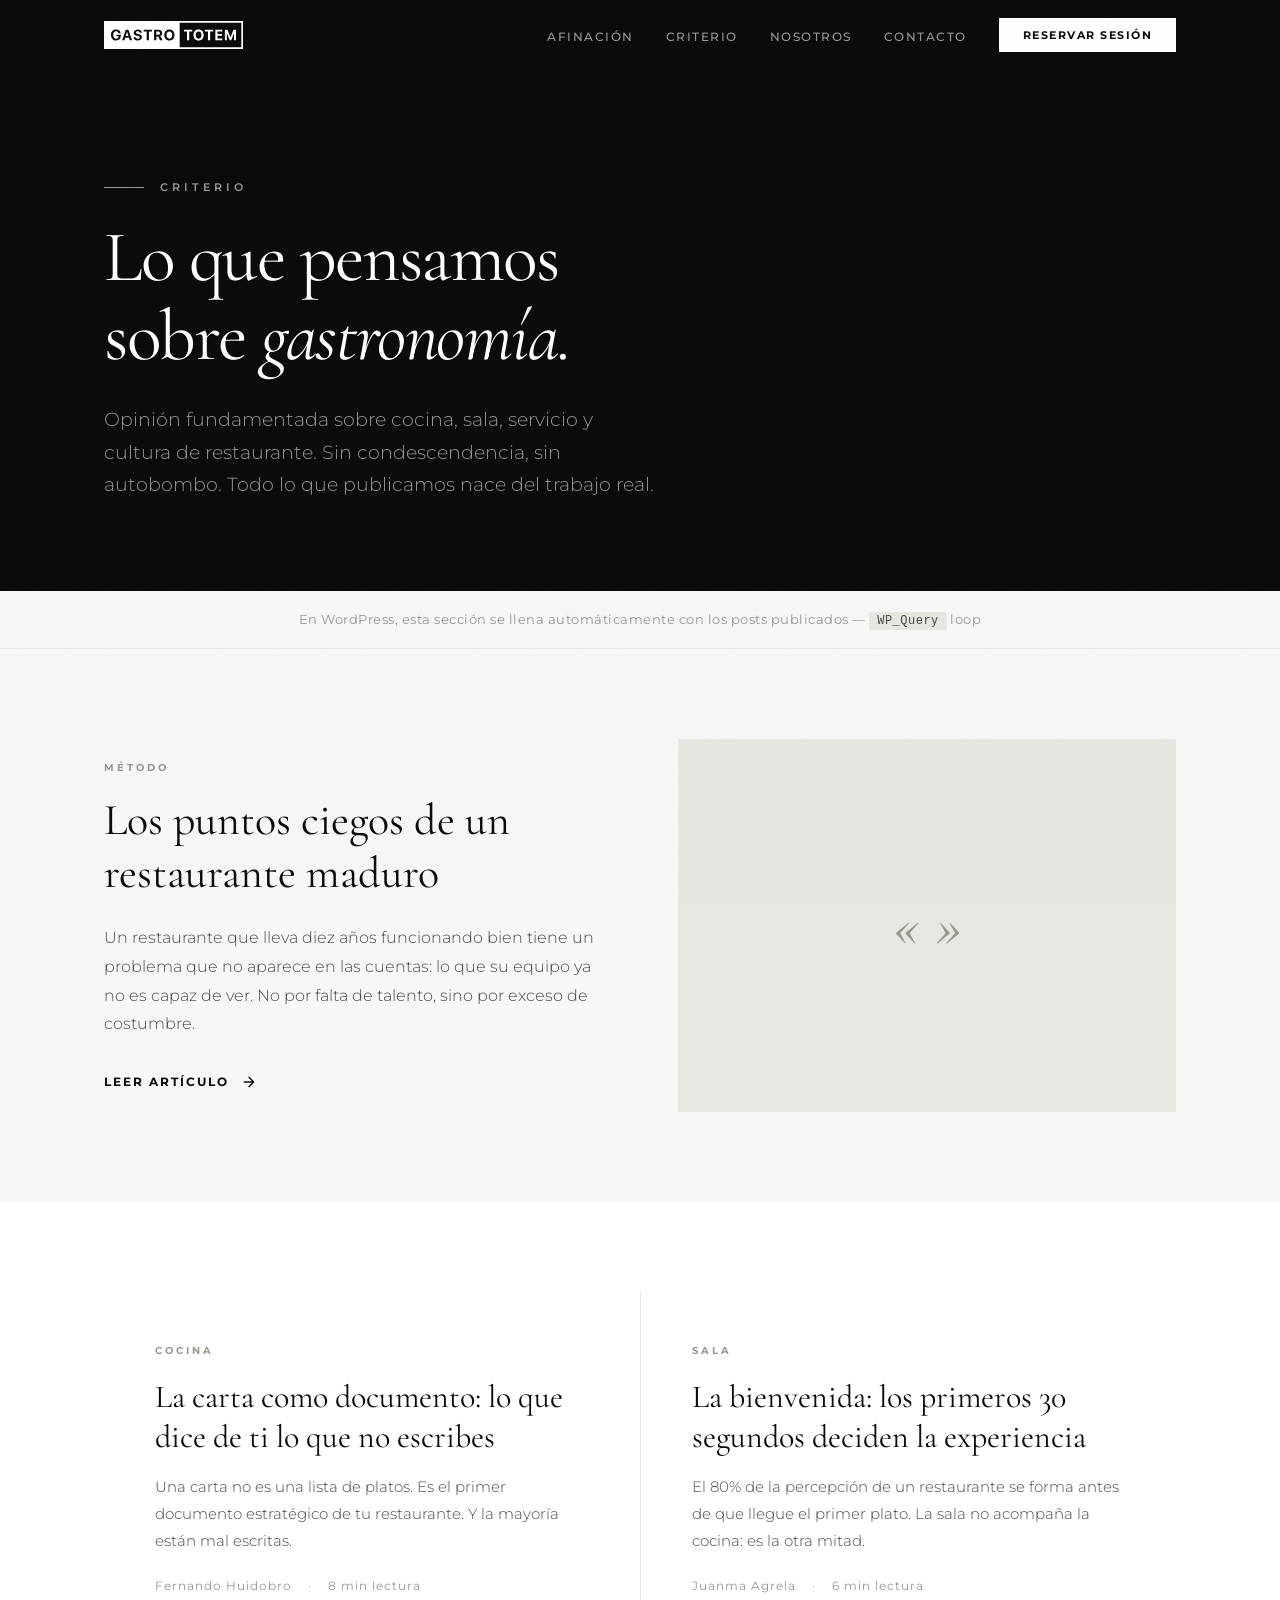
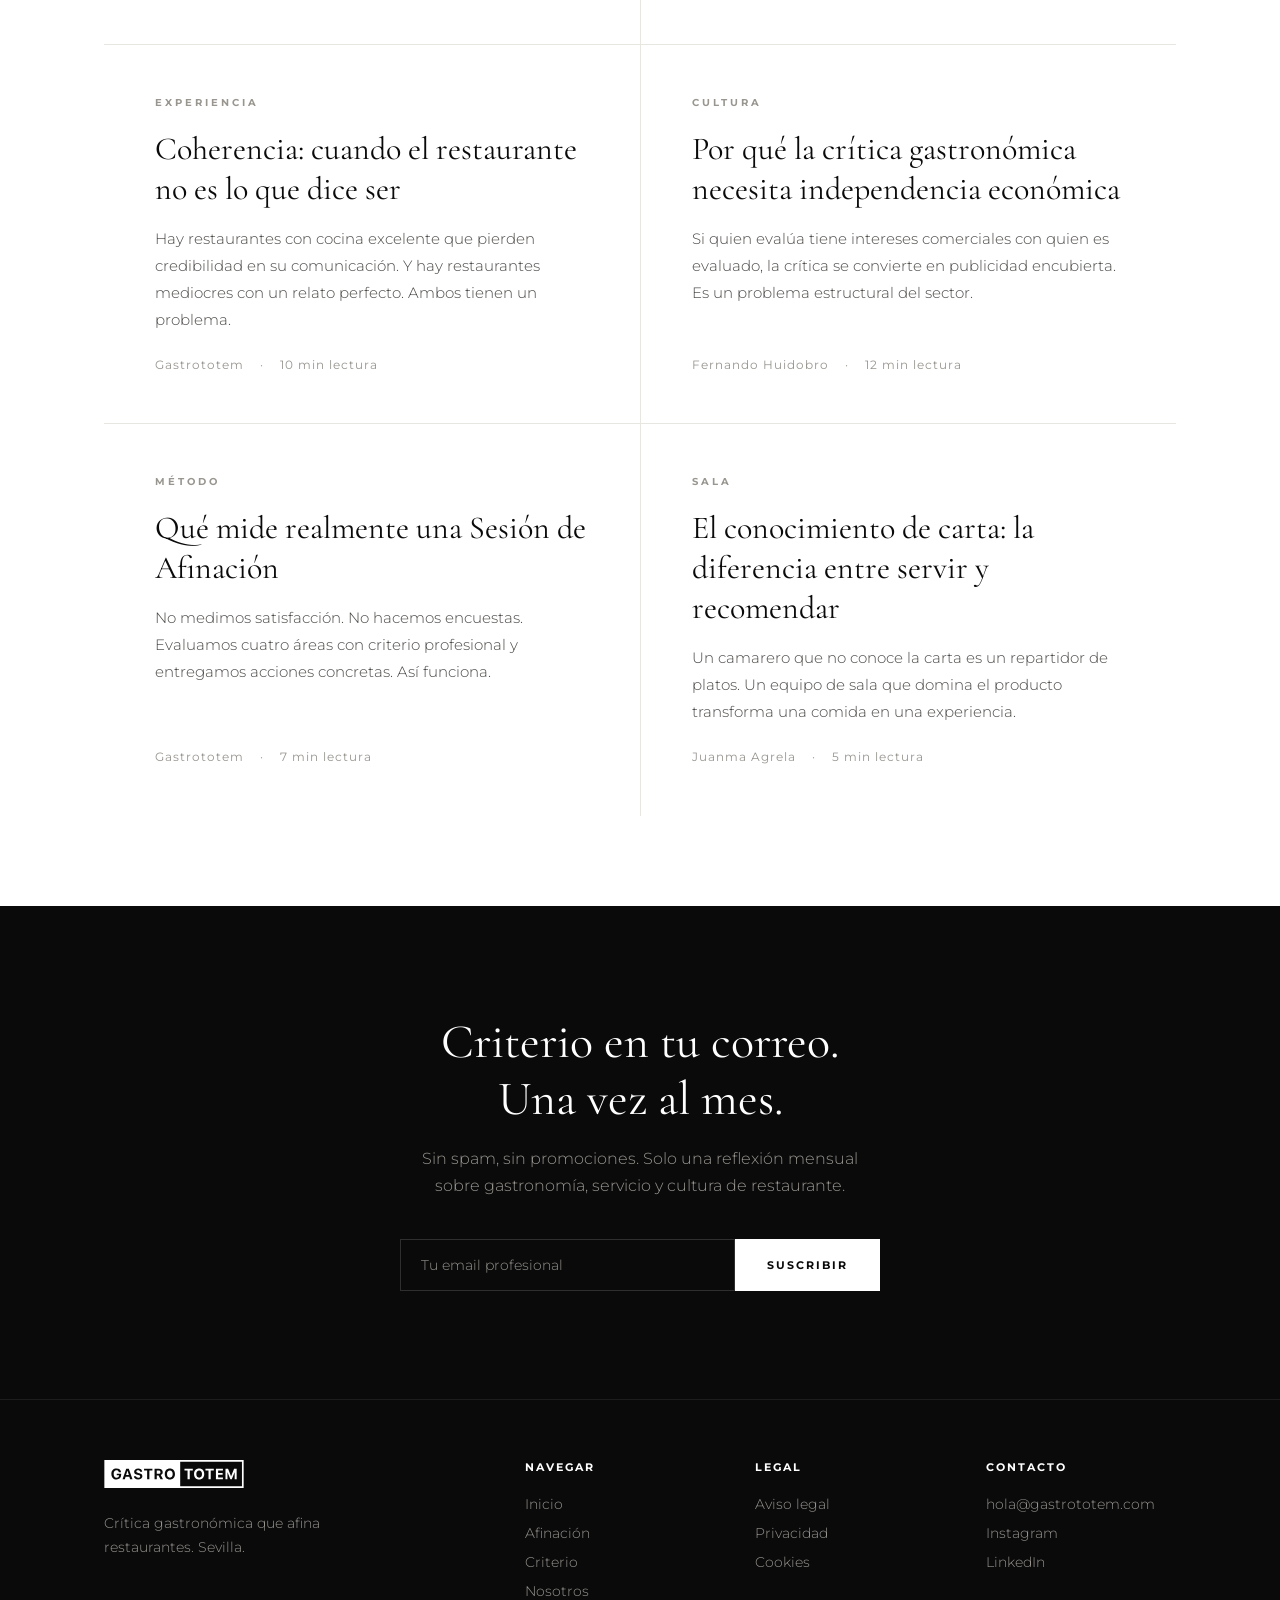
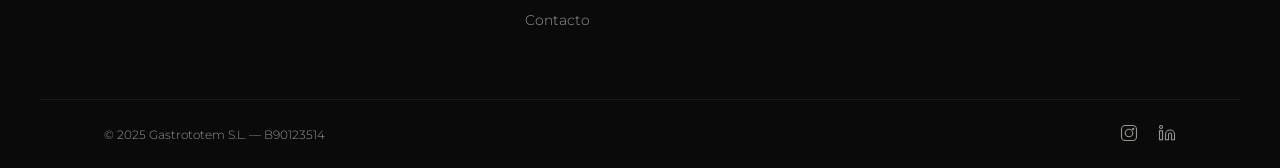
<file: site/criterio/index.html>
<!DOCTYPE html>
<html lang="es">
<head>
<meta charset="UTF-8">
<meta name="viewport" content="width=device-width, initial-scale=1.0">
<title>Criterio — Gastrototem</title>
<meta name="description" content="Reflexiones sobre gastronomía, sala, servicio y cultura de restaurante. El blog de Gastrototem: opinión fundamentada, sin condescendencia.">
<link rel="preconnect" href="https://fonts.googleapis.com">
<link rel="preconnect" href="https://fonts.gstatic.com" crossorigin>
<link href="https://fonts.googleapis.com/css2?family=Cormorant+Garamond:ital,wght@0,400;0,600;1,400&family=Montserrat:wght@300;400;500;600;700;900&display=swap" rel="stylesheet">
<style>
  :root {
    --black: #0a0a0a;
    --white: #ffffff;
    --off-white: #f7f7f5;
    --gray-warm: #e8e6e1;
    --gray-mid: #999690;
    --gray-dark: #4a4845;
    --serif: 'Cormorant Garamond', Georgia, serif;
    --sans: 'Montserrat', 'Helvetica Neue', sans-serif;
    --page-max: 1200px;
    --page-pad: clamp(20px, 5vw, 80px);
  }

  * { margin: 0; padding: 0; box-sizing: border-box; }
  html { scroll-behavior: smooth; font-size: 16px; }
  body {
    font-family: var(--sans);
    background: var(--white);
    color: var(--black);
    overflow-x: hidden;
    -webkit-font-smoothing: antialiased;
    -moz-osx-font-smoothing: grayscale;
  }

  .container { max-width: var(--page-max); margin: 0 auto; padding: 0 var(--page-pad); }
  .sr-only { position: absolute; width: 1px; height: 1px; overflow: hidden; clip: rect(0,0,0,0); white-space: nowrap; }

  .reveal {
    opacity: 0; transform: translateY(30px);
    transition: opacity 0.8s cubic-bezier(0.25,0.46,0.45,0.94), transform 0.8s cubic-bezier(0.25,0.46,0.45,0.94);
  }
  .reveal.visible { opacity: 1; transform: translateY(0); }
  .reveal-delay-1 { transition-delay: 0.1s; }
  .reveal-delay-2 { transition-delay: 0.2s; }
  .reveal-delay-3 { transition-delay: 0.3s; }
  .reveal-delay-4 { transition-delay: 0.4s; }

  /* HEADER */
  .site-header { position: fixed; top: 0; left: 0; right: 0; z-index: 100; background: var(--black); transition: background 0.3s ease; }
  .site-header__inner { display: flex; align-items: center; justify-content: space-between; padding: 18px var(--page-pad); max-width: var(--page-max); margin: 0 auto; }
  .site-header__logo img { height: 28px; width: auto; display: block; }
  .site-nav { display: flex; align-items: center; gap: 32px; list-style: none; }
  .site-nav a { color: var(--gray-mid); text-decoration: none; font-size: 12px; font-weight: 500; letter-spacing: 1.5px; text-transform: uppercase; transition: color 0.3s; }
  .site-nav a:hover { color: var(--white); }
  .site-nav__cta { background: var(--white) !important; color: var(--black) !important; padding: 10px 24px; font-size: 11px !important; font-weight: 700 !important; letter-spacing: 2px; text-transform: uppercase; display: inline-block; transition: background 0.3s, transform 0.2s !important; }
  .site-nav__cta:hover { background: var(--off-white) !important; transform: translateY(-1px); }
  .nav-toggle { display: none; background: none; border: none; cursor: pointer; padding: 8px; }
  .nav-toggle span { display: block; width: 24px; height: 2px; background: var(--white); margin: 5px 0; transition: transform 0.3s, opacity 0.3s; }
  @media (max-width: 768px) {
    .nav-toggle { display: block; }
    .site-nav { position: fixed; top: 64px; left: 0; right: 0; bottom: 0; background: var(--black); flex-direction: column; justify-content: center; gap: 40px; transform: translateX(100%); transition: transform 0.4s cubic-bezier(0.25,0.46,0.45,0.94); }
    .site-nav.open { transform: translateX(0); }
    .site-nav a { font-size: 16px; }
    .nav-toggle.open span:nth-child(1) { transform: rotate(45deg) translate(5px, 5px); }
    .nav-toggle.open span:nth-child(2) { opacity: 0; }
    .nav-toggle.open span:nth-child(3) { transform: rotate(-45deg) translate(5px, -5px); }
  }

  /* PAGE HEADER */
  .page-header {
    background: var(--black);
    color: var(--white);
    padding: clamp(140px, 20vh, 220px) 0 clamp(60px, 10vh, 120px);
  }
  .page-header__label {
    font-size: 11px; font-weight: 600; letter-spacing: 4px; text-transform: uppercase;
    color: var(--gray-mid); margin-bottom: 24px; display: flex; align-items: center; gap: 16px;
  }
  .page-header__label::before { content: ''; width: 40px; height: 1px; background: var(--gray-mid); }
  .page-header__title {
    font-family: var(--serif); font-size: clamp(36px, 6vw, 72px); font-weight: 400;
    line-height: 1.1; letter-spacing: -0.02em; max-width: 800px;
  }
  .page-header__title em { font-style: italic; }
  .page-header__intro {
    font-size: clamp(16px, 1.6vw, 19px); font-weight: 300; line-height: 1.7;
    color: var(--gray-mid); max-width: 560px; margin-top: 28px;
  }

  /* BLOG GRID */
  .blog-section { padding: clamp(60px, 10vh, 120px) 0; }

  .blog-grid {
    display: grid;
    grid-template-columns: repeat(2, 1fr);
    gap: 1px;
    background: var(--gray-warm);
  }

  @media (max-width: 768px) {
    .blog-grid { grid-template-columns: 1fr; }
  }

  .blog-card {
    background: var(--white);
    padding: clamp(32px, 4vw, 56px);
    transition: background 0.4s;
    display: flex;
    flex-direction: column;
  }

  .blog-card:hover { background: var(--off-white); }

  .blog-card__category {
    font-size: 10px; font-weight: 700; letter-spacing: 3px; text-transform: uppercase;
    color: var(--gray-mid); margin-bottom: 20px;
  }

  .blog-card__title {
    font-family: var(--serif); font-size: clamp(24px, 2.5vw, 32px); font-weight: 400;
    line-height: 1.25; margin-bottom: 16px;
  }

  .blog-card__title a {
    color: var(--black); text-decoration: none; transition: color 0.3s;
  }

  .blog-card__title a:hover { color: var(--gray-dark); }

  .blog-card__excerpt {
    font-size: 15px; font-weight: 300; line-height: 1.8; color: var(--gray-dark);
    flex: 1; margin-bottom: 24px;
  }

  .blog-card__meta {
    font-size: 12px; font-weight: 400; letter-spacing: 1px; color: var(--gray-mid);
    display: flex; align-items: center; gap: 16px;
  }

  .blog-card__meta span + span::before {
    content: '\00b7'; margin-right: 16px;
  }

  /* FEATURED POST */
  .featured {
    background: var(--off-white);
    padding: clamp(60px, 10vh, 120px) 0;
  }

  .featured-layout {
    display: grid;
    grid-template-columns: 1fr 1fr;
    gap: clamp(40px, 6vw, 100px);
    align-items: center;
  }

  @media (max-width: 768px) {
    .featured-layout { grid-template-columns: 1fr; }
  }

  .featured__category {
    font-size: 10px; font-weight: 700; letter-spacing: 3px; text-transform: uppercase;
    color: var(--gray-mid); margin-bottom: 20px;
  }

  .featured__title {
    font-family: var(--serif); font-size: clamp(28px, 3.5vw, 44px); font-weight: 400;
    line-height: 1.2; margin-bottom: 24px;
  }

  .featured__title a { color: var(--black); text-decoration: none; }

  .featured__excerpt {
    font-size: 16px; font-weight: 300; line-height: 1.8; color: var(--gray-dark);
    margin-bottom: 32px;
  }

  .featured__link {
    display: inline-flex; align-items: center; gap: 12px;
    font-size: 12px; font-weight: 700; letter-spacing: 2px; text-transform: uppercase;
    color: var(--black); text-decoration: none; transition: gap 0.3s;
  }

  .featured__link:hover { gap: 18px; }

  .featured__visual {
    background: var(--gray-warm);
    aspect-ratio: 4/3;
    display: flex; align-items: center; justify-content: center;
    font-family: var(--serif); font-size: clamp(48px, 5vw, 72px); font-style: italic;
    color: var(--gray-mid); user-select: none;
  }

  /* NEWSLETTER CTA */
  .newsletter {
    background: var(--black);
    color: var(--white);
    padding: clamp(80px, 12vh, 160px) 0;
    text-align: center;
  }

  .newsletter__title {
    font-family: var(--serif); font-size: clamp(28px, 4vw, 48px); font-weight: 400;
    line-height: 1.2; margin-bottom: 16px; max-width: 600px; margin-left: auto; margin-right: auto;
  }

  .newsletter__text {
    font-size: 16px; font-weight: 300; line-height: 1.7; color: var(--gray-mid);
    max-width: 480px; margin: 0 auto 40px;
  }

  .newsletter__form {
    display: flex; gap: 0; max-width: 480px; margin: 0 auto;
  }

  .newsletter__input {
    flex: 1; padding: 16px 20px; border: 1px solid rgba(255,255,255,0.15);
    background: transparent; color: var(--white); font-family: var(--sans);
    font-size: 14px; font-weight: 300; outline: none; transition: border-color 0.3s;
  }

  .newsletter__input::placeholder { color: var(--gray-mid); }
  .newsletter__input:focus { border-color: rgba(255,255,255,0.4); }

  .newsletter__btn {
    padding: 16px 32px; background: var(--white); color: var(--black); border: none;
    font-family: var(--sans); font-size: 11px; font-weight: 700; letter-spacing: 2px;
    text-transform: uppercase; cursor: pointer; transition: background 0.3s, transform 0.2s;
    white-space: nowrap;
  }

  .newsletter__btn:hover { background: var(--off-white); transform: translateY(-1px); }

  @media (max-width: 480px) {
    .newsletter__form { flex-direction: column; }
    .newsletter__btn { padding: 16px; }
  }

  /* NOTICE — dynamic blog info */
  .blog-notice {
    background: var(--off-white);
    padding: 20px 0;
    text-align: center;
    font-size: 13px;
    font-weight: 400;
    color: var(--gray-mid);
    letter-spacing: 0.5px;
    border-bottom: 1px solid var(--gray-warm);
  }

  .blog-notice code {
    background: var(--gray-warm);
    padding: 2px 8px;
    border-radius: 3px;
    font-size: 12px;
    color: var(--gray-dark);
  }

  /* FOOTER */
  .site-footer { background: var(--black); color: var(--gray-mid); border-top: 1px solid rgba(255,255,255,0.08); }
  .site-footer__inner { display: grid; grid-template-columns: 2fr 1fr 1fr 1fr; gap: 40px; padding: 60px var(--page-pad); max-width: var(--page-max); margin: 0 auto; }
  @media (max-width: 768px) { .site-footer__inner { grid-template-columns: 1fr 1fr; gap: 32px; } }
  .footer-brand__desc { font-size: 14px; font-weight: 300; line-height: 1.7; margin-top: 20px; max-width: 280px; }
  .footer-col__title { font-size: 11px; font-weight: 700; letter-spacing: 2px; text-transform: uppercase; color: var(--white); margin-bottom: 20px; }
  .footer-col__list { list-style: none; }
  .footer-col__list li { margin-bottom: 10px; }
  .footer-col__list a { color: var(--gray-mid); text-decoration: none; font-size: 14px; font-weight: 300; transition: color 0.3s; }
  .footer-col__list a:hover { color: var(--white); }
  .site-footer__bottom { border-top: 1px solid rgba(255,255,255,0.08); padding: 24px var(--page-pad); max-width: var(--page-max); margin: 0 auto; display: flex; justify-content: space-between; align-items: center; font-size: 12px; font-weight: 300; }
  @media (max-width: 768px) { .site-footer__bottom { flex-direction: column; gap: 12px; text-align: center; } }
  .footer-social { display: flex; gap: 20px; }
  .footer-social a { color: var(--gray-mid); text-decoration: none; transition: color 0.3s; }
  .footer-social a:hover { color: var(--white); }

  .noise-overlay { position: fixed; top: 0; left: 0; width: 100%; height: 100%; pointer-events: none; z-index: 9999; opacity: 0.025; background-image: url("data:image/svg+xml,%3Csvg viewBox='0 0 256 256' xmlns='http://www.w3.org/2000/svg'%3E%3Cfilter id='n'%3E%3CfeTurbulence type='fractalNoise' baseFrequency='0.9' numOctaves='4' stitchTiles='stitch'/%3E%3C/filter%3E%3Crect width='100%25' height='100%25' filter='url(%23n)'/%3E%3C/svg%3E"); background-repeat: repeat; background-size: 256px 256px; }
</style>
</head>
<body>

<div class="noise-overlay" aria-hidden="true"></div>

<header class="site-header">
  <div class="site-header__inner">
    <a href="../index.html" class="site-header__logo" aria-label="Gastrototem — Inicio">
      <img src="../afinacion/logo-gastrototem-white.svg" alt="Gastrototem" width="170" height="34">
    </a>
    <button class="nav-toggle" aria-label="Abrir menú" aria-expanded="false">
      <span></span><span></span><span></span>
    </button>
    <nav>
      <ul class="site-nav" role="list">
        <li><a href="../afinacion/index.html">Afinación</a></li>
        <li><a href="../criterio/index.html">Criterio</a></li>
        <li><a href="../nosotros/index.html">Nosotros</a></li>
        <li><a href="../contacto/index.html">Contacto</a></li>
        <li><a href="../afinacion/reservar" class="site-nav__cta">Reservar sesión</a></li>
      </ul>
    </nav>
  </div>
</header>

<!-- PAGE HEADER -->
<section class="page-header">
  <div class="container">
    <p class="page-header__label reveal">Criterio</p>
    <h1 class="page-header__title reveal reveal-delay-1">Lo que pensamos<br>sobre <em>gastronomía.</em></h1>
    <p class="page-header__intro reveal reveal-delay-2">
      Opinión fundamentada sobre cocina, sala, servicio y cultura de restaurante. Sin condescendencia, sin autobombo. Todo lo que publicamos nace del trabajo real.
    </p>
  </div>
</section>

<!-- DYNAMIC BLOG NOTE (only in mockup) -->
<div class="blog-notice">
  En WordPress, esta sección se llena automáticamente con los posts publicados &mdash; <code>WP_Query</code> loop
</div>

<!-- FEATURED POST (latest post) -->
<section class="featured">
  <div class="container">
    <div class="featured-layout">
      <div class="reveal">
        <p class="featured__category">Método</p>
        <h2 class="featured__title"><a href="#">Los puntos ciegos de un restaurante maduro</a></h2>
        <p class="featured__excerpt">
          Un restaurante que lleva diez años funcionando bien tiene un problema que no aparece en las cuentas: lo que su equipo ya no es capaz de ver. No por falta de talento, sino por exceso de costumbre.
        </p>
        <a href="#" class="featured__link">
          Leer artículo
          <svg width="16" height="16" viewBox="0 0 24 24" fill="none" stroke="currentColor" stroke-width="2" stroke-linecap="round" stroke-linejoin="round"><path d="M5 12h14M12 5l7 7-7 7"/></svg>
        </a>
      </div>
      <div class="featured__visual reveal reveal-delay-2">
        &laquo; &raquo;
      </div>
    </div>
  </div>
</section>

<!-- BLOG GRID (remaining posts) -->
<section class="blog-section">
  <div class="container">
    <div class="blog-grid">
      <article class="blog-card reveal">
        <p class="blog-card__category">Cocina</p>
        <h3 class="blog-card__title"><a href="#">La carta como documento: lo que dice de ti lo que no escribes</a></h3>
        <p class="blog-card__excerpt">Una carta no es una lista de platos. Es el primer documento estratégico de tu restaurante. Y la mayoría están mal escritas.</p>
        <div class="blog-card__meta">
          <span>Fernando Huidobro</span>
          <span>8 min lectura</span>
        </div>
      </article>
      <article class="blog-card reveal reveal-delay-1">
        <p class="blog-card__category">Sala</p>
        <h3 class="blog-card__title"><a href="#">La bienvenida: los primeros 30 segundos deciden la experiencia</a></h3>
        <p class="blog-card__excerpt">El 80% de la percepción de un restaurante se forma antes de que llegue el primer plato. La sala no acompaña la cocina: es la otra mitad.</p>
        <div class="blog-card__meta">
          <span>Juanma Agrela</span>
          <span>6 min lectura</span>
        </div>
      </article>
      <article class="blog-card reveal">
        <p class="blog-card__category">Experiencia</p>
        <h3 class="blog-card__title"><a href="#">Coherencia: cuando el restaurante no es lo que dice ser</a></h3>
        <p class="blog-card__excerpt">Hay restaurantes con cocina excelente que pierden credibilidad en su comunicación. Y hay restaurantes mediocres con un relato perfecto. Ambos tienen un problema.</p>
        <div class="blog-card__meta">
          <span>Gastrototem</span>
          <span>10 min lectura</span>
        </div>
      </article>
      <article class="blog-card reveal reveal-delay-1">
        <p class="blog-card__category">Cultura</p>
        <h3 class="blog-card__title"><a href="#">Por qué la crítica gastronómica necesita independencia económica</a></h3>
        <p class="blog-card__excerpt">Si quien evalúa tiene intereses comerciales con quien es evaluado, la crítica se convierte en publicidad encubierta. Es un problema estructural del sector.</p>
        <div class="blog-card__meta">
          <span>Fernando Huidobro</span>
          <span>12 min lectura</span>
        </div>
      </article>
      <article class="blog-card reveal">
        <p class="blog-card__category">Método</p>
        <h3 class="blog-card__title"><a href="#">Qué mide realmente una Sesión de Afinación</a></h3>
        <p class="blog-card__excerpt">No medimos satisfacción. No hacemos encuestas. Evaluamos cuatro áreas con criterio profesional y entregamos acciones concretas. Así funciona.</p>
        <div class="blog-card__meta">
          <span>Gastrototem</span>
          <span>7 min lectura</span>
        </div>
      </article>
      <article class="blog-card reveal reveal-delay-1">
        <p class="blog-card__category">Sala</p>
        <h3 class="blog-card__title"><a href="#">El conocimiento de carta: la diferencia entre servir y recomendar</a></h3>
        <p class="blog-card__excerpt">Un camarero que no conoce la carta es un repartidor de platos. Un equipo de sala que domina el producto transforma una comida en una experiencia.</p>
        <div class="blog-card__meta">
          <span>Juanma Agrela</span>
          <span>5 min lectura</span>
        </div>
      </article>
    </div>
  </div>
</section>

<!-- NEWSLETTER -->
<section class="newsletter">
  <div class="container">
    <h2 class="newsletter__title reveal">Criterio en tu correo.<br>Una vez al mes.</h2>
    <p class="newsletter__text reveal reveal-delay-1">
      Sin spam, sin promociones. Solo una reflexión mensual sobre gastronomía, servicio y cultura de restaurante.
    </p>
    <form class="newsletter__form reveal reveal-delay-2" action="#" method="post">
      <input type="email" class="newsletter__input" placeholder="Tu email profesional" required aria-label="Email">
      <button type="submit" class="newsletter__btn">Suscribir</button>
    </form>
  </div>
</section>

<!-- FOOTER -->
<footer class="site-footer">
  <div class="site-footer__inner">
    <div class="footer-brand">
      <img src="../afinacion/logo-gastrototem-white.svg" alt="Gastrototem" width="140" height="28">
      <p class="footer-brand__desc">Crítica gastronómica que afina restaurantes. Sevilla.</p>
    </div>
    <div class="footer-col">
      <h4 class="footer-col__title">Navegar</h4>
      <ul class="footer-col__list">
        <li><a href="../index.html">Inicio</a></li>
        <li><a href="../afinacion/index.html">Afinación</a></li>
        <li><a href="../criterio/index.html">Criterio</a></li>
        <li><a href="../nosotros/index.html">Nosotros</a></li>
        <li><a href="../contacto/index.html">Contacto</a></li>
      </ul>
    </div>
    <div class="footer-col">
      <h4 class="footer-col__title">Legal</h4>
      <ul class="footer-col__list">
        <li><a href="../aviso-legal/index.html">Aviso legal</a></li>
        <li><a href="../privacidad/index.html">Privacidad</a></li>
        <li><a href="../cookies/index.html">Cookies</a></li>
      </ul>
    </div>
    <div class="footer-col">
      <h4 class="footer-col__title">Contacto</h4>
      <ul class="footer-col__list">
        <li><a href="mailto:hola@gastrototem.com">hola@gastrototem.com</a></li>
        <li><a href="https://instagram.com/gastrototem" target="_blank" rel="noopener">Instagram</a></li>
        <li><a href="https://linkedin.com/company/gastrototem" target="_blank" rel="noopener">LinkedIn</a></li>
      </ul>
    </div>
  </div>
  <div class="site-footer__bottom">
    <span>&copy; 2025 Gastrototem S.L. &mdash; B90123514</span>
    <div class="footer-social">
      <a href="https://instagram.com/gastrototem" target="_blank" rel="noopener" aria-label="Instagram">
        <svg width="18" height="18" viewBox="0 0 24 24" fill="none" stroke="currentColor" stroke-width="1.5"><rect x="2" y="2" width="20" height="20" rx="5"/><circle cx="12" cy="12" r="5"/><circle cx="17.5" cy="6.5" r="1.5" fill="currentColor" stroke="none"/></svg>
      </a>
      <a href="https://linkedin.com/company/gastrototem" target="_blank" rel="noopener" aria-label="LinkedIn">
        <svg width="18" height="18" viewBox="0 0 24 24" fill="none" stroke="currentColor" stroke-width="1.5"><path d="M16 8a6 6 0 016 6v7h-4v-7a2 2 0 00-4 0v7h-4v-7a6 6 0 016-6z"/><rect x="2" y="9" width="4" height="12"/><circle cx="4" cy="4" r="2"/></svg>
      </a>
    </div>
  </div>
</footer>

<script>
  const reveals = document.querySelectorAll('.reveal');
  const observer = new IntersectionObserver((entries) => {
    entries.forEach(entry => { if (entry.isIntersecting) { entry.target.classList.add('visible'); observer.unobserve(entry.target); } });
  }, { threshold: 0.15, rootMargin: '0px 0px -40px 0px' });
  reveals.forEach(el => observer.observe(el));

  const navToggle = document.querySelector('.nav-toggle');
  const nav = document.querySelector('.site-nav');
  navToggle.addEventListener('click', () => {
    const isOpen = nav.classList.toggle('open');
    navToggle.classList.toggle('open');
    navToggle.setAttribute('aria-expanded', isOpen);
    document.body.style.overflow = isOpen ? 'hidden' : '';
  });
  nav.querySelectorAll('a').forEach(link => {
    link.addEventListener('click', () => { nav.classList.remove('open'); navToggle.classList.remove('open'); navToggle.setAttribute('aria-expanded', 'false'); document.body.style.overflow = ''; });
  });

  const header = document.querySelector('.site-header');
  window.addEventListener('scroll', () => {
    header.style.boxShadow = window.scrollY > 100 ? '0 1px 0 rgba(255,255,255,0.05)' : 'none';
  }, { passive: true });
</script>

</body>
</html>
</file>
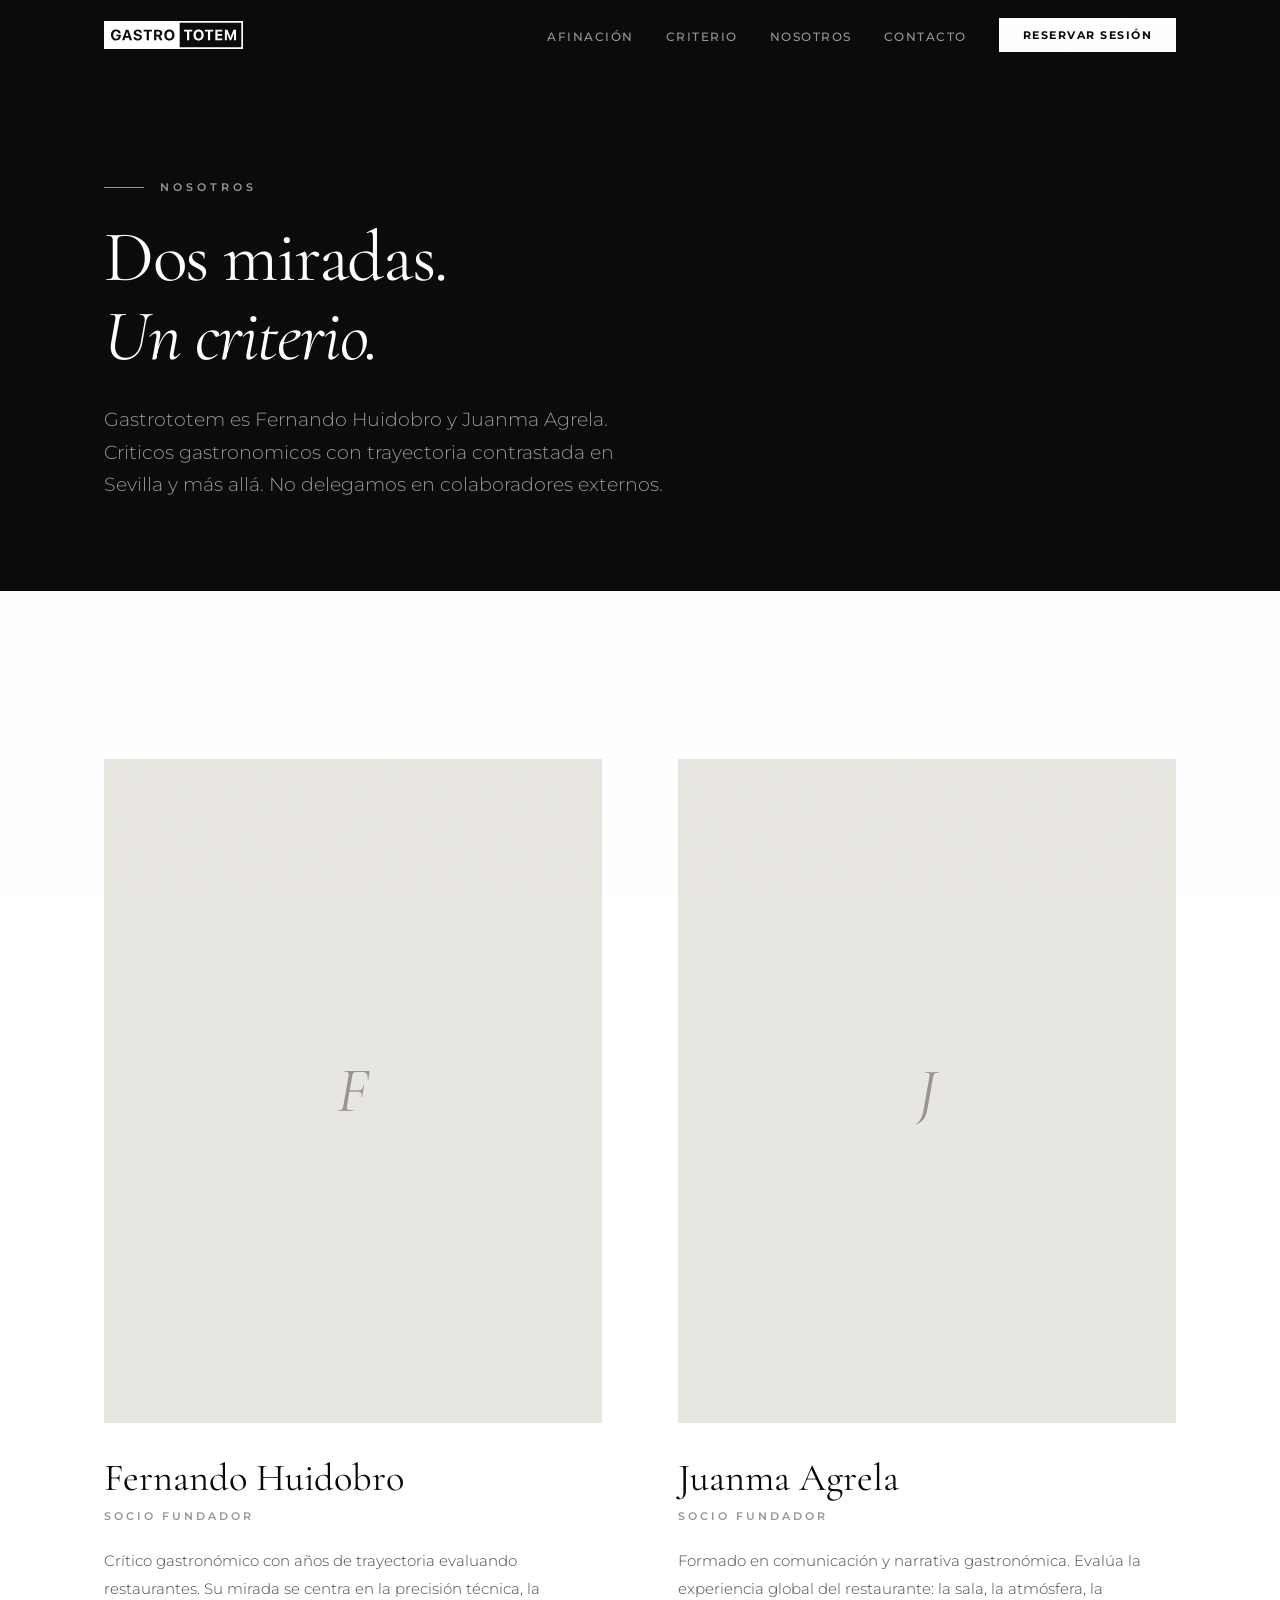
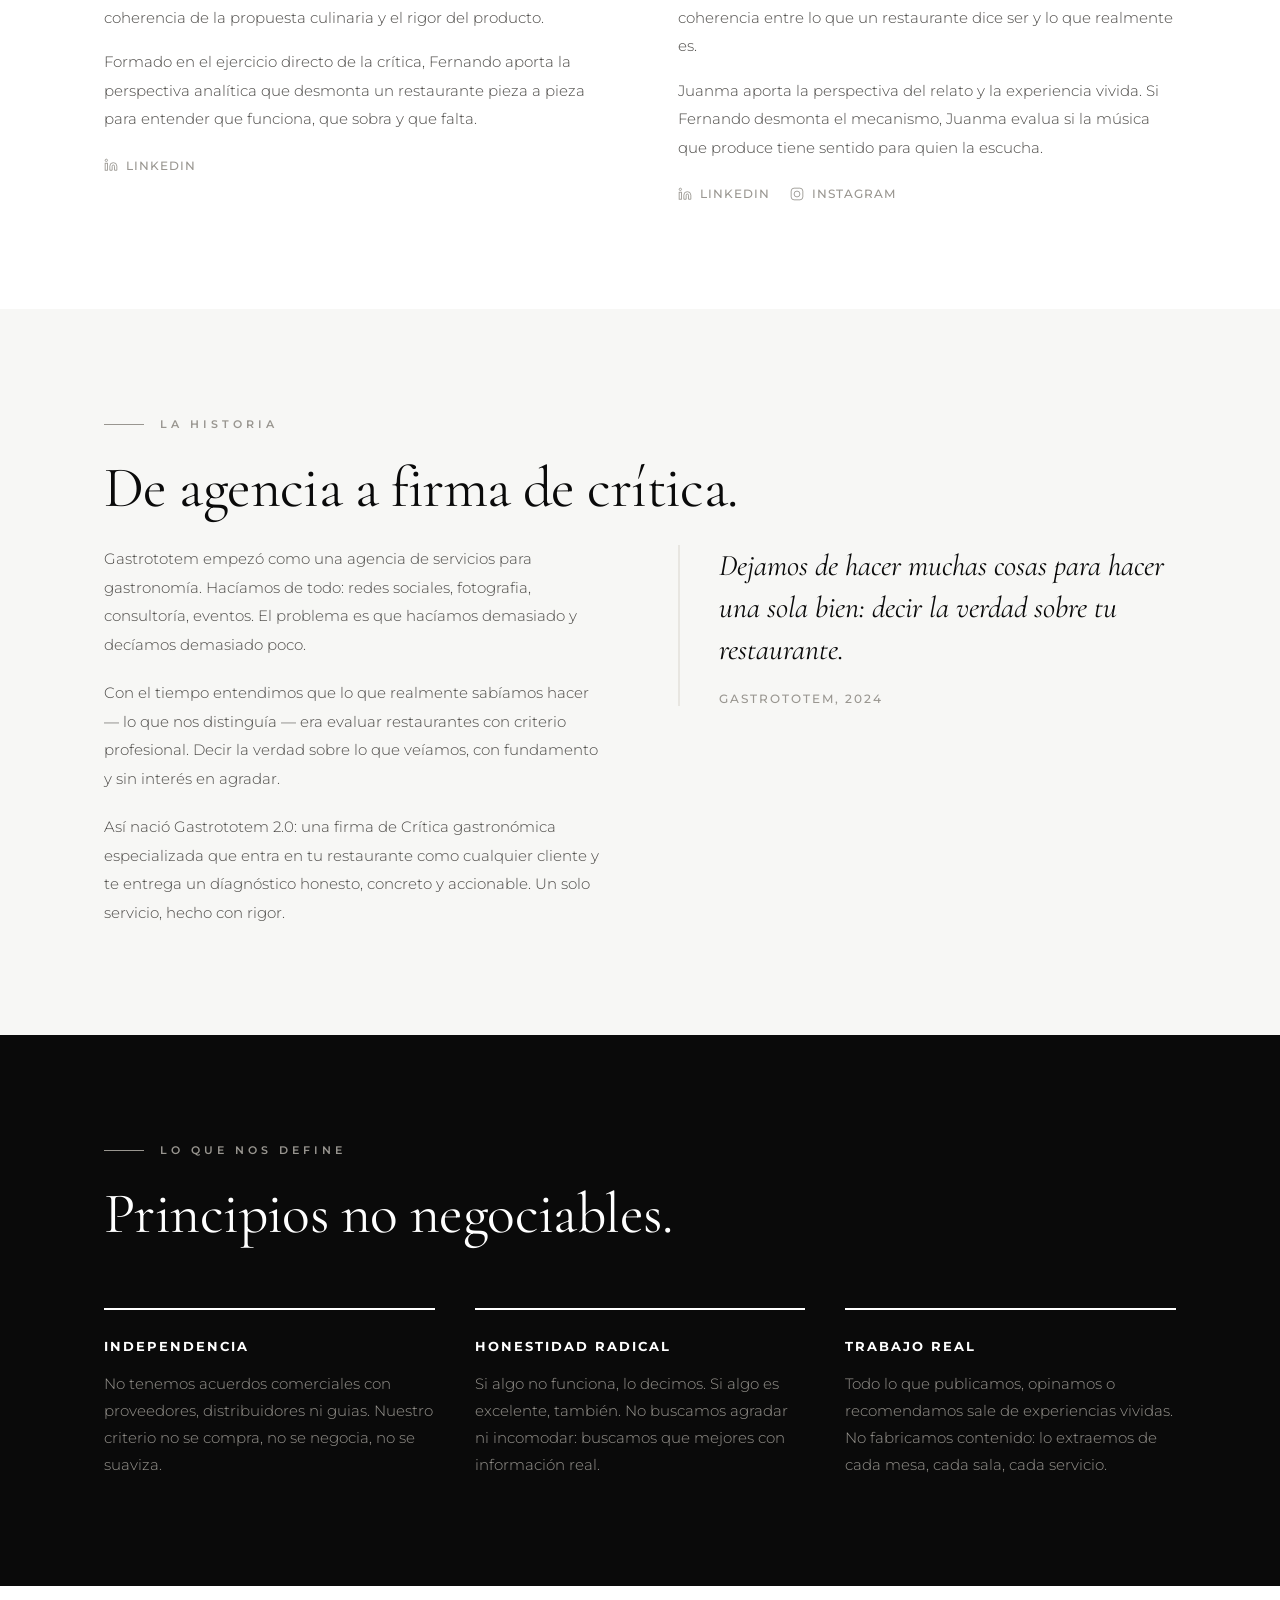
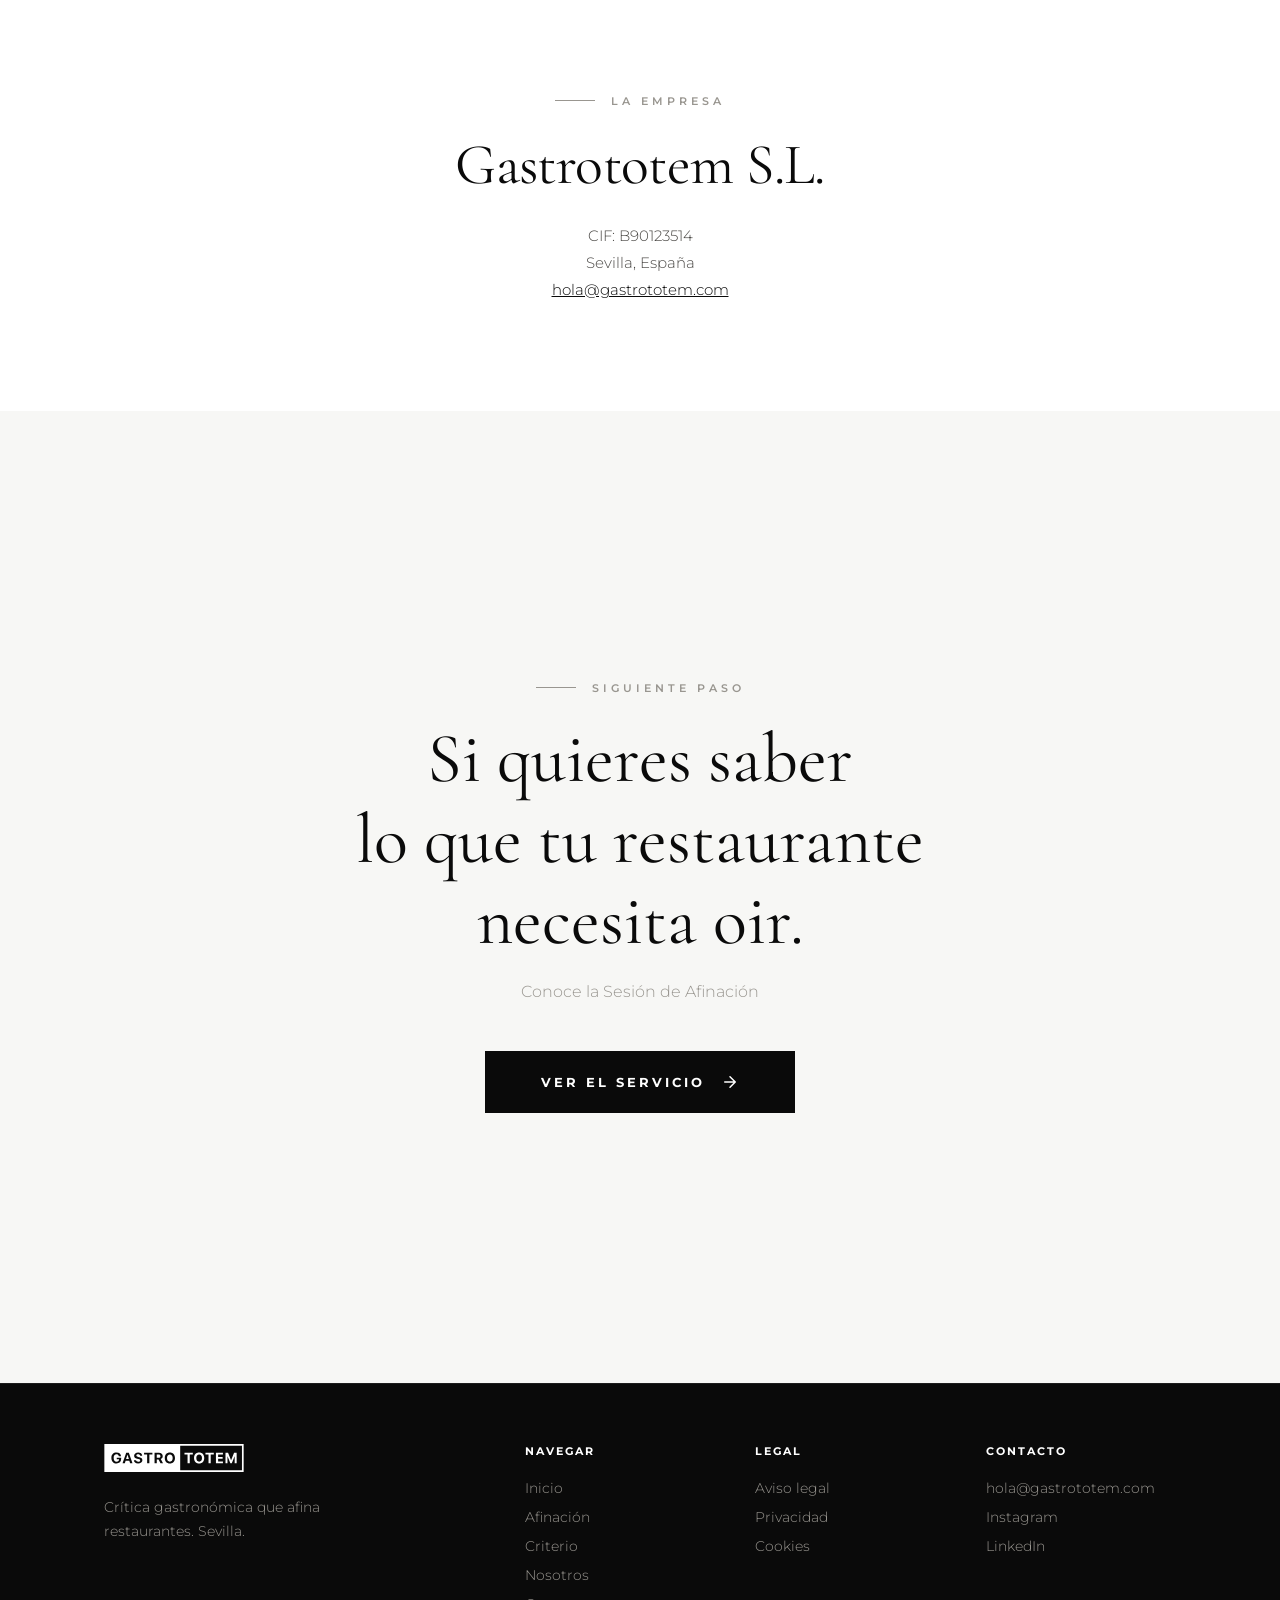
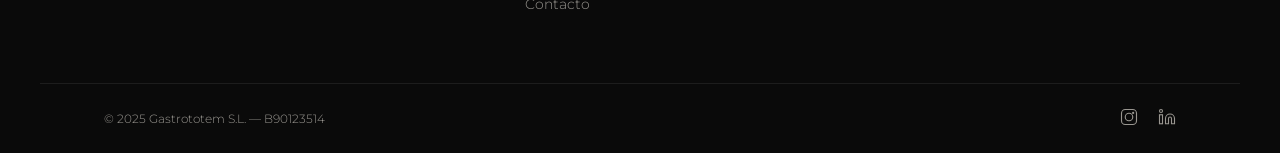
<file: site/nosotros/index.html>
<!DOCTYPE html>
<html lang="es">
<head>
<meta charset="UTF-8">
<meta name="viewport" content="width=device-width, initial-scale=1.0">
<title>Nosotros — Gastrototem</title>
<meta name="description" content="Fernando Huidobro y Juanma Agrela. Criticos gastronomicos, socios fundadores de Gastrototem. Sevilla.">
<link rel="preconnect" href="https://fonts.googleapis.com">
<link rel="preconnect" href="https://fonts.gstatic.com" crossorigin>
<link href="https://fonts.googleapis.com/css2?family=Cormorant+Garamond:ital,wght@0,400;0,600;1,400&family=Montserrat:wght@300;400;500;600;700;900&display=swap" rel="stylesheet">
<style>
  :root {
    --black: #0a0a0a;
    --white: #ffffff;
    --off-white: #f7f7f5;
    --gray-warm: #e8e6e1;
    --gray-mid: #999690;
    --gray-dark: #4a4845;
    --serif: 'Cormorant Garamond', Georgia, serif;
    --sans: 'Montserrat', 'Helvetica Neue', sans-serif;
    --page-max: 1200px;
    --page-pad: clamp(20px, 5vw, 80px);
  }

  * { margin: 0; padding: 0; box-sizing: border-box; }
  html { scroll-behavior: smooth; font-size: 16px; }
  body { font-family: var(--sans); background: var(--white); color: var(--black); overflow-x: hidden; -webkit-font-smoothing: antialiased; -moz-osx-font-smoothing: grayscale; }

  .container { max-width: var(--page-max); margin: 0 auto; padding: 0 var(--page-pad); }

  .reveal { opacity: 0; transform: translateY(30px); transition: opacity 0.8s cubic-bezier(0.25,0.46,0.45,0.94), transform 0.8s cubic-bezier(0.25,0.46,0.45,0.94); }
  .reveal.visible { opacity: 1; transform: translateY(0); }
  .reveal-delay-1 { transition-delay: 0.1s; }
  .reveal-delay-2 { transition-delay: 0.2s; }
  .reveal-delay-3 { transition-delay: 0.3s; }

  /* HEADER */
  .site-header { position: fixed; top: 0; left: 0; right: 0; z-index: 100; background: var(--black); transition: background 0.3s ease; }
  .site-header__inner { display: flex; align-items: center; justify-content: space-between; padding: 18px var(--page-pad); max-width: var(--page-max); margin: 0 auto; }
  .site-header__logo img { height: 28px; width: auto; display: block; }
  .site-nav { display: flex; align-items: center; gap: 32px; list-style: none; }
  .site-nav a { color: var(--gray-mid); text-decoration: none; font-size: 12px; font-weight: 500; letter-spacing: 1.5px; text-transform: uppercase; transition: color 0.3s; }
  .site-nav a:hover { color: var(--white); }
  .site-nav__cta { background: var(--white) !important; color: var(--black) !important; padding: 10px 24px; font-size: 11px !important; font-weight: 700 !important; letter-spacing: 2px; text-transform: uppercase; display: inline-block; transition: background 0.3s, transform 0.2s !important; }
  .site-nav__cta:hover { background: var(--off-white) !important; transform: translateY(-1px); }
  .nav-toggle { display: none; background: none; border: none; cursor: pointer; padding: 8px; }
  .nav-toggle span { display: block; width: 24px; height: 2px; background: var(--white); margin: 5px 0; transition: transform 0.3s, opacity 0.3s; }
  @media (max-width: 768px) {
    .nav-toggle { display: block; }
    .site-nav { position: fixed; top: 64px; left: 0; right: 0; bottom: 0; background: var(--black); flex-direction: column; justify-content: center; gap: 40px; transform: translateX(100%); transition: transform 0.4s cubic-bezier(0.25,0.46,0.45,0.94); }
    .site-nav.open { transform: translateX(0); }
    .site-nav a { font-size: 16px; }
    .nav-toggle.open span:nth-child(1) { transform: rotate(45deg) translate(5px, 5px); }
    .nav-toggle.open span:nth-child(2) { opacity: 0; }
    .nav-toggle.open span:nth-child(3) { transform: rotate(-45deg) translate(5px, -5px); }
  }

  /* PAGE HEADER */
  .page-header {
    background: var(--black); color: var(--white);
    padding: clamp(140px, 20vh, 220px) 0 clamp(60px, 10vh, 120px);
  }
  .page-header__label { font-size: 11px; font-weight: 600; letter-spacing: 4px; text-transform: uppercase; color: var(--gray-mid); margin-bottom: 24px; display: flex; align-items: center; gap: 16px; }
  .page-header__label::before { content: ''; width: 40px; height: 1px; background: var(--gray-mid); }
  .page-header__title { font-family: var(--serif); font-size: clamp(36px, 6vw, 72px); font-weight: 400; line-height: 1.1; letter-spacing: -0.02em; max-width: 800px; }
  .page-header__title em { font-style: italic; }
  .page-header__intro { font-size: clamp(16px, 1.6vw, 19px); font-weight: 300; line-height: 1.7; color: var(--gray-mid); max-width: 560px; margin-top: 28px; }

  /* SECTION */
  .section { padding: clamp(80px, 12vh, 160px) 0; }
  .section--dark { background: var(--black); color: var(--white); }
  .section--warm { background: var(--off-white); }
  .section__label { font-size: 11px; font-weight: 600; letter-spacing: 4px; text-transform: uppercase; color: var(--gray-mid); margin-bottom: 24px; display: flex; align-items: center; gap: 16px; }
  .section__label::before { content: ''; width: 40px; height: 1px; background: currentColor; }
  .section__title { font-family: var(--serif); font-size: clamp(32px, 4.5vw, 60px); font-weight: 400; line-height: 1.15; letter-spacing: -0.01em; margin-bottom: 24px; max-width: 700px; }
  .section__intro { font-size: clamp(16px, 1.5vw, 18px); font-weight: 300; line-height: 1.8; color: var(--gray-dark); max-width: 600px; margin-bottom: 60px; }
  .section--dark .section__intro { color: var(--gray-mid); }

  /* FOUNDERS */
  .founders {
    display: grid;
    grid-template-columns: 1fr 1fr;
    gap: clamp(40px, 6vw, 100px);
    margin-top: 60px;
  }

  @media (max-width: 768px) {
    .founders { grid-template-columns: 1fr; gap: 60px; }
  }

  .founder__portrait {
    background: var(--gray-warm);
    aspect-ratio: 3/4;
    margin-bottom: 32px;
    display: flex; align-items: center; justify-content: center;
    font-family: var(--serif); font-size: 64px; font-style: italic; color: var(--gray-mid);
    user-select: none;
  }

  .founder__name {
    font-family: var(--serif);
    font-size: clamp(28px, 3vw, 40px);
    font-weight: 400;
    margin-bottom: 8px;
  }

  .founder__role {
    font-size: 11px; font-weight: 600; letter-spacing: 3px; text-transform: uppercase;
    color: var(--gray-mid); margin-bottom: 24px;
  }

  .founder__bio {
    font-size: 15px; font-weight: 300; line-height: 1.9; color: var(--gray-dark);
  }

  .founder__bio p + p { margin-top: 16px; }

  .founder__links {
    margin-top: 24px; display: flex; gap: 20px;
  }

  .founder__links a {
    color: var(--gray-mid); text-decoration: none; transition: color 0.3s;
    font-size: 12px; font-weight: 500; letter-spacing: 1px; text-transform: uppercase;
    display: flex; align-items: center; gap: 8px;
  }

  .founder__links a:hover { color: var(--black); }

  /* HISTORIA */
  .historia-layout {
    display: grid;
    grid-template-columns: 1fr 1fr;
    gap: clamp(40px, 6vw, 100px);
    align-items: start;
  }

  @media (max-width: 768px) {
    .historia-layout { grid-template-columns: 1fr; }
  }

  .historia__text {
    font-size: 15px; font-weight: 300; line-height: 1.9; color: var(--gray-dark);
  }

  .historia__text p + p { margin-top: 20px; }

  .historia__aside {
    border-left: 2px solid var(--gray-warm);
    padding-left: clamp(24px, 3vw, 40px);
  }

  .historia__quote {
    font-family: var(--serif); font-size: clamp(22px, 2.5vw, 30px); font-weight: 400;
    font-style: italic; line-height: 1.4; margin-bottom: 20px;
  }

  .historia__attr {
    font-size: 12px; font-weight: 500; letter-spacing: 2px; text-transform: uppercase; color: var(--gray-mid);
  }

  /* VALORES */
  .valores-grid {
    display: grid;
    grid-template-columns: repeat(3, 1fr);
    gap: 40px;
    margin-top: 60px;
  }

  @media (max-width: 768px) {
    .valores-grid { grid-template-columns: 1fr; }
  }

  .valor {
    border-top: 2px solid var(--white);
    padding-top: 28px;
  }

  .valor__title {
    font-size: 13px; font-weight: 700; letter-spacing: 2px; text-transform: uppercase;
    margin-bottom: 16px; color: var(--white);
  }

  .valor__text {
    font-size: 15px; font-weight: 300; line-height: 1.8; color: var(--gray-mid);
  }

  /* CTA */
  .cta-section {
    text-align: center;
    padding: clamp(100px, 18vh, 240px) 0;
  }

  .cta-section__title {
    font-family: var(--serif); font-size: clamp(36px, 5.5vw, 72px); font-weight: 400;
    line-height: 1.15; margin-bottom: 20px; max-width: 700px; margin-left: auto; margin-right: auto;
  }

  .cta-section__subtitle {
    font-size: 16px; font-weight: 300; color: var(--gray-mid); margin-bottom: 50px;
  }

  .cta-section__btn {
    display: inline-flex; align-items: center; gap: 16px;
    background: var(--black); color: var(--white); padding: 22px 56px;
    font-family: var(--sans); font-size: 13px; font-weight: 700; letter-spacing: 3px;
    text-transform: uppercase; text-decoration: none;
    transition: transform 0.3s, box-shadow 0.3s;
  }

  .cta-section__btn:hover {
    transform: translateY(-2px); box-shadow: 0 20px 60px rgba(0,0,0,0.15);
  }

  /* FOOTER */
  .site-footer { background: var(--black); color: var(--gray-mid); border-top: 1px solid rgba(255,255,255,0.08); }
  .site-footer__inner { display: grid; grid-template-columns: 2fr 1fr 1fr 1fr; gap: 40px; padding: 60px var(--page-pad); max-width: var(--page-max); margin: 0 auto; }
  @media (max-width: 768px) { .site-footer__inner { grid-template-columns: 1fr 1fr; gap: 32px; } }
  .footer-brand__desc { font-size: 14px; font-weight: 300; line-height: 1.7; margin-top: 20px; max-width: 280px; }
  .footer-col__title { font-size: 11px; font-weight: 700; letter-spacing: 2px; text-transform: uppercase; color: var(--white); margin-bottom: 20px; }
  .footer-col__list { list-style: none; }
  .footer-col__list li { margin-bottom: 10px; }
  .footer-col__list a { color: var(--gray-mid); text-decoration: none; font-size: 14px; font-weight: 300; transition: color 0.3s; }
  .footer-col__list a:hover { color: var(--white); }
  .site-footer__bottom { border-top: 1px solid rgba(255,255,255,0.08); padding: 24px var(--page-pad); max-width: var(--page-max); margin: 0 auto; display: flex; justify-content: space-between; align-items: center; font-size: 12px; font-weight: 300; }
  @media (max-width: 768px) { .site-footer__bottom { flex-direction: column; gap: 12px; text-align: center; } }
  .footer-social { display: flex; gap: 20px; }
  .footer-social a { color: var(--gray-mid); text-decoration: none; transition: color 0.3s; }
  .footer-social a:hover { color: var(--white); }

  .noise-overlay { position: fixed; top: 0; left: 0; width: 100%; height: 100%; pointer-events: none; z-index: 9999; opacity: 0.025; background-image: url("data:image/svg+xml,%3Csvg viewBox='0 0 256 256' xmlns='http://www.w3.org/2000/svg'%3E%3Cfilter id='n'%3E%3CfeTurbulence type='fractalNoise' baseFrequency='0.9' numOctaves='4' stitchTiles='stitch'/%3E%3C/filter%3E%3Crect width='100%25' height='100%25' filter='url(%23n)'/%3E%3C/svg%3E"); background-repeat: repeat; background-size: 256px 256px; }
</style>
</head>
<body>

<div class="noise-overlay" aria-hidden="true"></div>

<header class="site-header">
  <div class="site-header__inner">
    <a href="../index.html" class="site-header__logo" aria-label="Gastrototem — Inicio">
      <img src="../afinacion/logo-gastrototem-white.svg" alt="Gastrototem" width="170" height="34">
    </a>
    <button class="nav-toggle" aria-label="Abrir menú" aria-expanded="false">
      <span></span><span></span><span></span>
    </button>
    <nav>
      <ul class="site-nav" role="list">
        <li><a href="../afinacion/index.html">Afinación</a></li>
        <li><a href="../criterio/index.html">Criterio</a></li>
        <li><a href="../nosotros/index.html">Nosotros</a></li>
        <li><a href="../contacto/index.html">Contacto</a></li>
        <li><a href="../afinacion/reservar" class="site-nav__cta">Reservar sesión</a></li>
      </ul>
    </nav>
  </div>
</header>

<!-- PAGE HEADER -->
<section class="page-header">
  <div class="container">
    <p class="page-header__label reveal">Nosotros</p>
    <h1 class="page-header__title reveal reveal-delay-1">Dos miradas.<br><em>Un criterio.</em></h1>
    <p class="page-header__intro reveal reveal-delay-2">
      Gastrototem es Fernando Huidobro y Juanma Agrela. Criticos gastronomicos con trayectoria contrastada en Sevilla y más allá. No delegamos en colaboradores externos.
    </p>
  </div>
</section>

<!-- FOUNDERS -->
<section class="section">
  <div class="container">
    <div class="founders">
      <div class="reveal">
        <div class="founder__portrait">F</div>
        <h2 class="founder__name">Fernando Huidobro</h2>
        <p class="founder__role">Socio fundador</p>
        <div class="founder__bio">
          <p>Crítico gastronómico con años de trayectoria evaluando restaurantes. Su mirada se centra en la precisión técnica, la coherencia de la propuesta culinaria y el rigor del producto.</p>
          <p>Formado en el ejercicio directo de la crítica, Fernando aporta la perspectiva analítica que desmonta un restaurante pieza a pieza para entender que funciona, que sobra y que falta.</p>
        </div>
        <div class="founder__links">
          <a href="https://linkedin.com/in/" target="_blank" rel="noopener">
            <svg width="14" height="14" viewBox="0 0 24 24" fill="none" stroke="currentColor" stroke-width="1.5"><path d="M16 8a6 6 0 016 6v7h-4v-7a2 2 0 00-4 0v7h-4v-7a6 6 0 016-6z"/><rect x="2" y="9" width="4" height="12"/><circle cx="4" cy="4" r="2"/></svg>
            LinkedIn
          </a>
        </div>
      </div>
      <div class="reveal reveal-delay-2">
        <div class="founder__portrait">J</div>
        <h2 class="founder__name">Juanma Agrela</h2>
        <p class="founder__role">Socio fundador</p>
        <div class="founder__bio">
          <p>Formado en comunicación y narrativa gastronómica. Evalúa la experiencia global del restaurante: la sala, la atmósfera, la coherencia entre lo que un restaurante dice ser y lo que realmente es.</p>
          <p>Juanma aporta la perspectiva del relato y la experiencia vivida. Si Fernando desmonta el mecanismo, Juanma evalua si la música que produce tiene sentido para quien la escucha.</p>
        </div>
        <div class="founder__links">
          <a href="https://linkedin.com/in/" target="_blank" rel="noopener">
            <svg width="14" height="14" viewBox="0 0 24 24" fill="none" stroke="currentColor" stroke-width="1.5"><path d="M16 8a6 6 0 016 6v7h-4v-7a2 2 0 00-4 0v7h-4v-7a6 6 0 016-6z"/><rect x="2" y="9" width="4" height="12"/><circle cx="4" cy="4" r="2"/></svg>
            LinkedIn
          </a>
          <a href="https://instagram.com/" target="_blank" rel="noopener">
            <svg width="14" height="14" viewBox="0 0 24 24" fill="none" stroke="currentColor" stroke-width="1.5"><rect x="2" y="2" width="20" height="20" rx="5"/><circle cx="12" cy="12" r="5"/></svg>
            Instagram
          </a>
        </div>
      </div>
    </div>
  </div>
</section>

<!-- HISTORIA -->
<section class="section section--warm">
  <div class="container">
    <p class="section__label reveal">La historia</p>
    <h2 class="section__title reveal reveal-delay-1">De agencia a firma de crítica.</h2>
    <div class="historia-layout">
      <div class="historia__text reveal reveal-delay-2">
        <p>
          Gastrototem empezó como una agencia de servicios para gastronomía. Hacíamos de todo: redes sociales, fotografia, consultoría, eventos. El problema es que hacíamos demasiado y decíamos demasiado poco.
        </p>
        <p>
          Con el tiempo entendimos que lo que realmente sabíamos hacer — lo que nos distinguía — era evaluar restaurantes con criterio profesional. Decir la verdad sobre lo que veíamos, con fundamento y sin interés en agradar.
        </p>
        <p>
          Así nació Gastrototem 2.0: una firma de Crítica gastronómica especializada que entra en tu restaurante como cualquier cliente y te entrega un díagnóstico honesto, concreto y accionable. Un solo servicio, hecho con rigor.
        </p>
      </div>
      <div class="historia__aside reveal reveal-delay-3">
        <p class="historia__quote">Dejamos de hacer muchas cosas para hacer una sola bien: decir la verdad sobre tu restaurante.</p>
        <p class="historia__attr">Gastrototem, 2024</p>
      </div>
    </div>
  </div>
</section>

<!-- VALORES -->
<section class="section section--dark">
  <div class="container">
    <p class="section__label reveal">Lo que nos define</p>
    <h2 class="section__title reveal reveal-delay-1">Principios no negociables.</h2>
    <div class="valores-grid">
      <div class="valor reveal">
        <h3 class="valor__title">Independencia</h3>
        <p class="valor__text">No tenemos acuerdos comerciales con proveedores, distribuidores ni guias. Nuestro criterio no se compra, no se negocia, no se suaviza.</p>
      </div>
      <div class="valor reveal reveal-delay-1">
        <h3 class="valor__title">Honestidad radical</h3>
        <p class="valor__text">Si algo no funciona, lo decimos. Si algo es excelente, también. No buscamos agradar ni incomodar: buscamos que mejores con información real.</p>
      </div>
      <div class="valor reveal reveal-delay-2">
        <h3 class="valor__title">Trabajo real</h3>
        <p class="valor__text">Todo lo que publicamos, opinamos o recomendamos sale de experiencias vividas. No fabricamos contenido: lo extraemos de cada mesa, cada sala, cada servicio.</p>
      </div>
    </div>
  </div>
</section>

<!-- DATOS EMPRESA -->
<section class="section">
  <div class="container" style="text-align: center;">
    <p class="section__label reveal" style="justify-content: center;">La empresa</p>
    <h2 class="section__title reveal reveal-delay-1" style="margin-left: auto; margin-right: auto;">Gastrototem S.L.</h2>
    <p class="reveal reveal-delay-2" style="font-size: 15px; font-weight: 300; line-height: 1.8; color: var(--gray-dark); max-width: 480px; margin: 0 auto;">
      CIF: B90123514<br>
      Sevilla, España<br>
      <a href="mailto:hola@gastrototem.com" style="color: var(--black);">hola@gastrototem.com</a>
    </p>
  </div>
</section>

<!-- CTA -->
<section class="section section--warm">
  <div class="container cta-section">
    <p class="section__label reveal" style="justify-content: center;">Siguiente paso</p>
    <h2 class="cta-section__title reveal reveal-delay-1">Si quieres saber<br>lo que tu restaurante<br>necesita oir.</h2>
    <p class="cta-section__subtitle reveal reveal-delay-2">Conoce la Sesión de Afinación</p>
    <a href="../afinacion/index.html" class="cta-section__btn reveal reveal-delay-3">
      Ver el servicio
      <svg width="18" height="18" viewBox="0 0 24 24" fill="none" stroke="currentColor" stroke-width="2" stroke-linecap="round" stroke-linejoin="round"><path d="M5 12h14M12 5l7 7-7 7"/></svg>
    </a>
  </div>
</section>

<!-- FOOTER -->
<footer class="site-footer">
  <div class="site-footer__inner">
    <div class="footer-brand">
      <img src="../afinacion/logo-gastrototem-white.svg" alt="Gastrototem" width="140" height="28">
      <p class="footer-brand__desc">Crítica gastronómica que afina restaurantes. Sevilla.</p>
    </div>
    <div class="footer-col">
      <h4 class="footer-col__title">Navegar</h4>
      <ul class="footer-col__list">
        <li><a href="../index.html">Inicio</a></li>
        <li><a href="../afinacion/index.html">Afinación</a></li>
        <li><a href="../criterio/index.html">Criterio</a></li>
        <li><a href="../nosotros/index.html">Nosotros</a></li>
        <li><a href="../contacto/index.html">Contacto</a></li>
      </ul>
    </div>
    <div class="footer-col">
      <h4 class="footer-col__title">Legal</h4>
      <ul class="footer-col__list">
        <li><a href="../aviso-legal/index.html">Aviso legal</a></li>
        <li><a href="../privacidad/index.html">Privacidad</a></li>
        <li><a href="../cookies/index.html">Cookies</a></li>
      </ul>
    </div>
    <div class="footer-col">
      <h4 class="footer-col__title">Contacto</h4>
      <ul class="footer-col__list">
        <li><a href="mailto:hola@gastrototem.com">hola@gastrototem.com</a></li>
        <li><a href="https://instagram.com/gastrototem" target="_blank" rel="noopener">Instagram</a></li>
        <li><a href="https://linkedin.com/company/gastrototem" target="_blank" rel="noopener">LinkedIn</a></li>
      </ul>
    </div>
  </div>
  <div class="site-footer__bottom">
    <span>&copy; 2025 Gastrototem S.L. &mdash; B90123514</span>
    <div class="footer-social">
      <a href="https://instagram.com/gastrototem" target="_blank" rel="noopener" aria-label="Instagram">
        <svg width="18" height="18" viewBox="0 0 24 24" fill="none" stroke="currentColor" stroke-width="1.5"><rect x="2" y="2" width="20" height="20" rx="5"/><circle cx="12" cy="12" r="5"/><circle cx="17.5" cy="6.5" r="1.5" fill="currentColor" stroke="none"/></svg>
      </a>
      <a href="https://linkedin.com/company/gastrototem" target="_blank" rel="noopener" aria-label="LinkedIn">
        <svg width="18" height="18" viewBox="0 0 24 24" fill="none" stroke="currentColor" stroke-width="1.5"><path d="M16 8a6 6 0 016 6v7h-4v-7a2 2 0 00-4 0v7h-4v-7a6 6 0 016-6z"/><rect x="2" y="9" width="4" height="12"/><circle cx="4" cy="4" r="2"/></svg>
      </a>
    </div>
  </div>
</footer>

<script>
  const reveals = document.querySelectorAll('.reveal');
  const observer = new IntersectionObserver((entries) => {
    entries.forEach(entry => { if (entry.isIntersecting) { entry.target.classList.add('visible'); observer.unobserve(entry.target); } });
  }, { threshold: 0.15, rootMargin: '0px 0px -40px 0px' });
  reveals.forEach(el => observer.observe(el));

  const navToggle = document.querySelector('.nav-toggle');
  const nav = document.querySelector('.site-nav');
  navToggle.addEventListener('click', () => { const isOpen = nav.classList.toggle('open'); navToggle.classList.toggle('open'); navToggle.setAttribute('aria-expanded', isOpen); document.body.style.overflow = isOpen ? 'hidden' : ''; });
  nav.querySelectorAll('a').forEach(link => { link.addEventListener('click', () => { nav.classList.remove('open'); navToggle.classList.remove('open'); navToggle.setAttribute('aria-expanded', 'false'); document.body.style.overflow = ''; }); });

  const header = document.querySelector('.site-header');
  window.addEventListener('scroll', () => { header.style.boxShadow = window.scrollY > 100 ? '0 1px 0 rgba(255,255,255,0.05)' : 'none'; }, { passive: true });
</script>

</body>
</html>
</file>
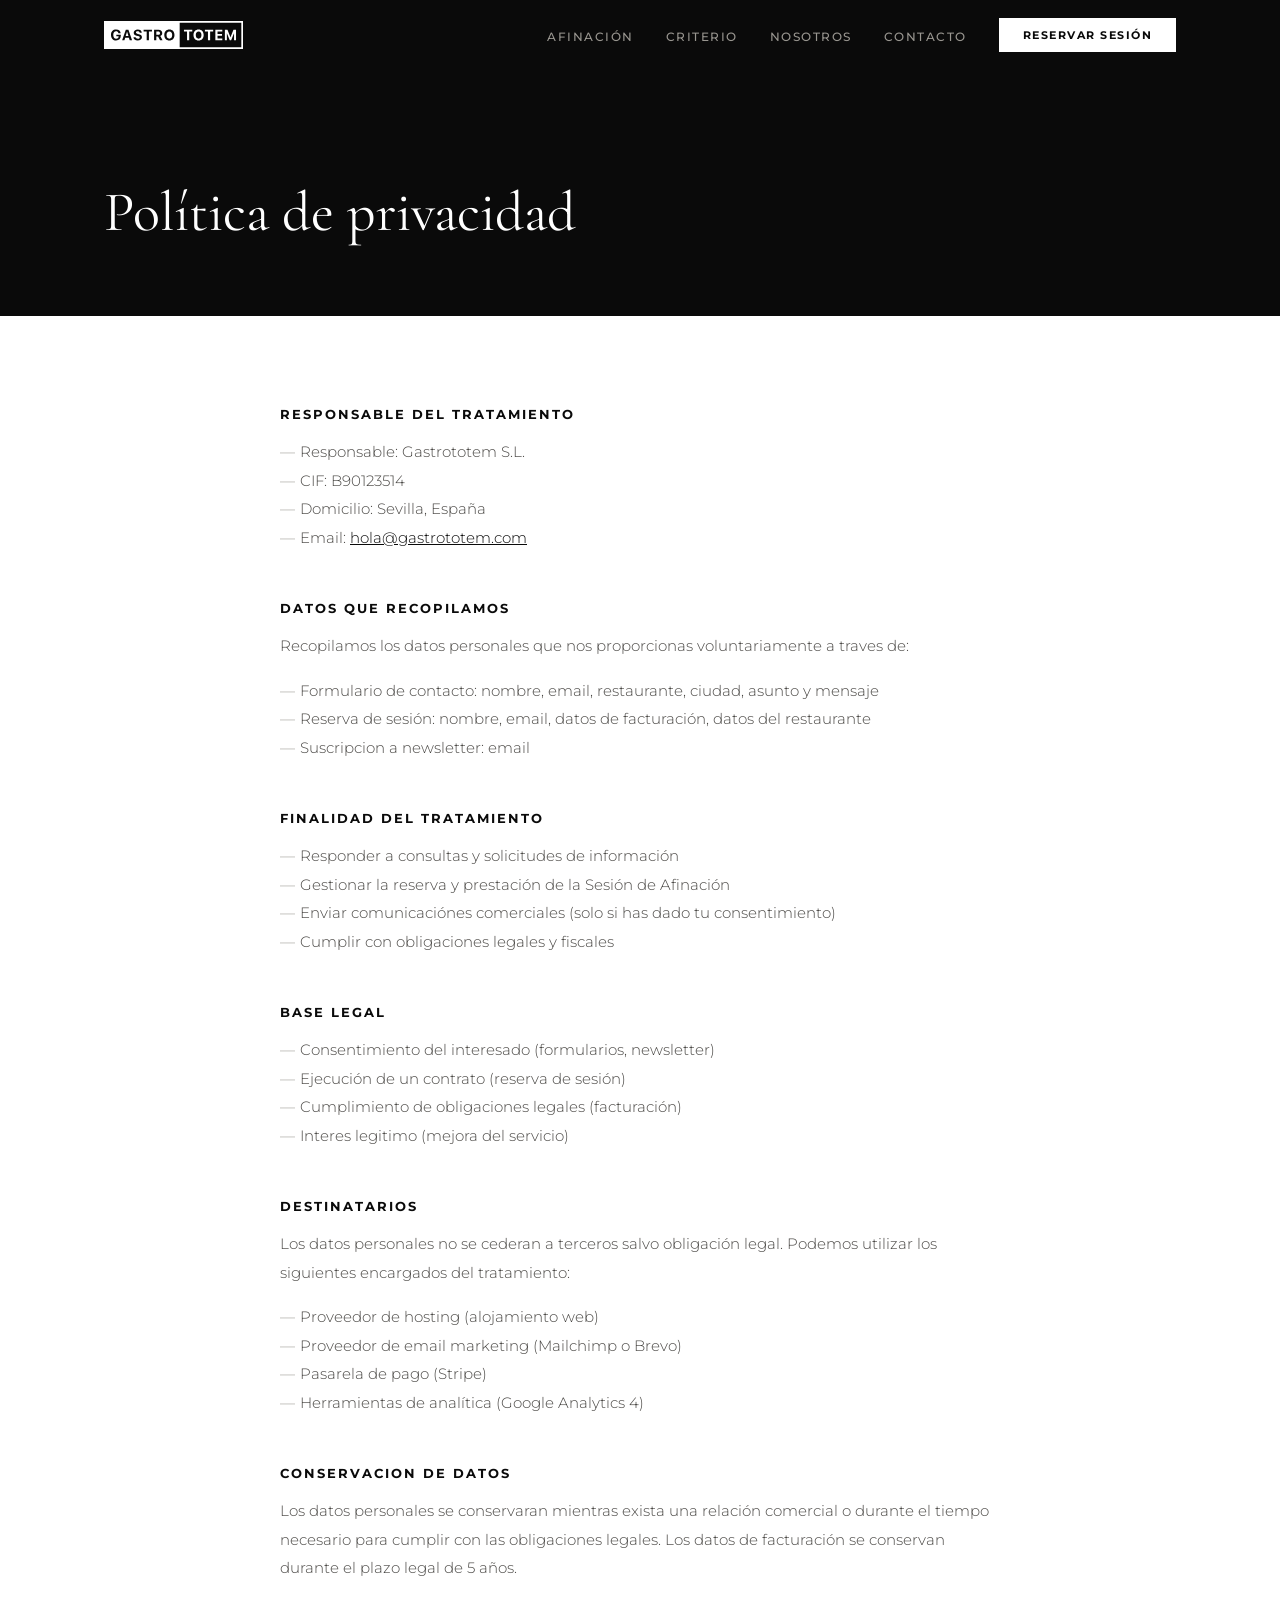
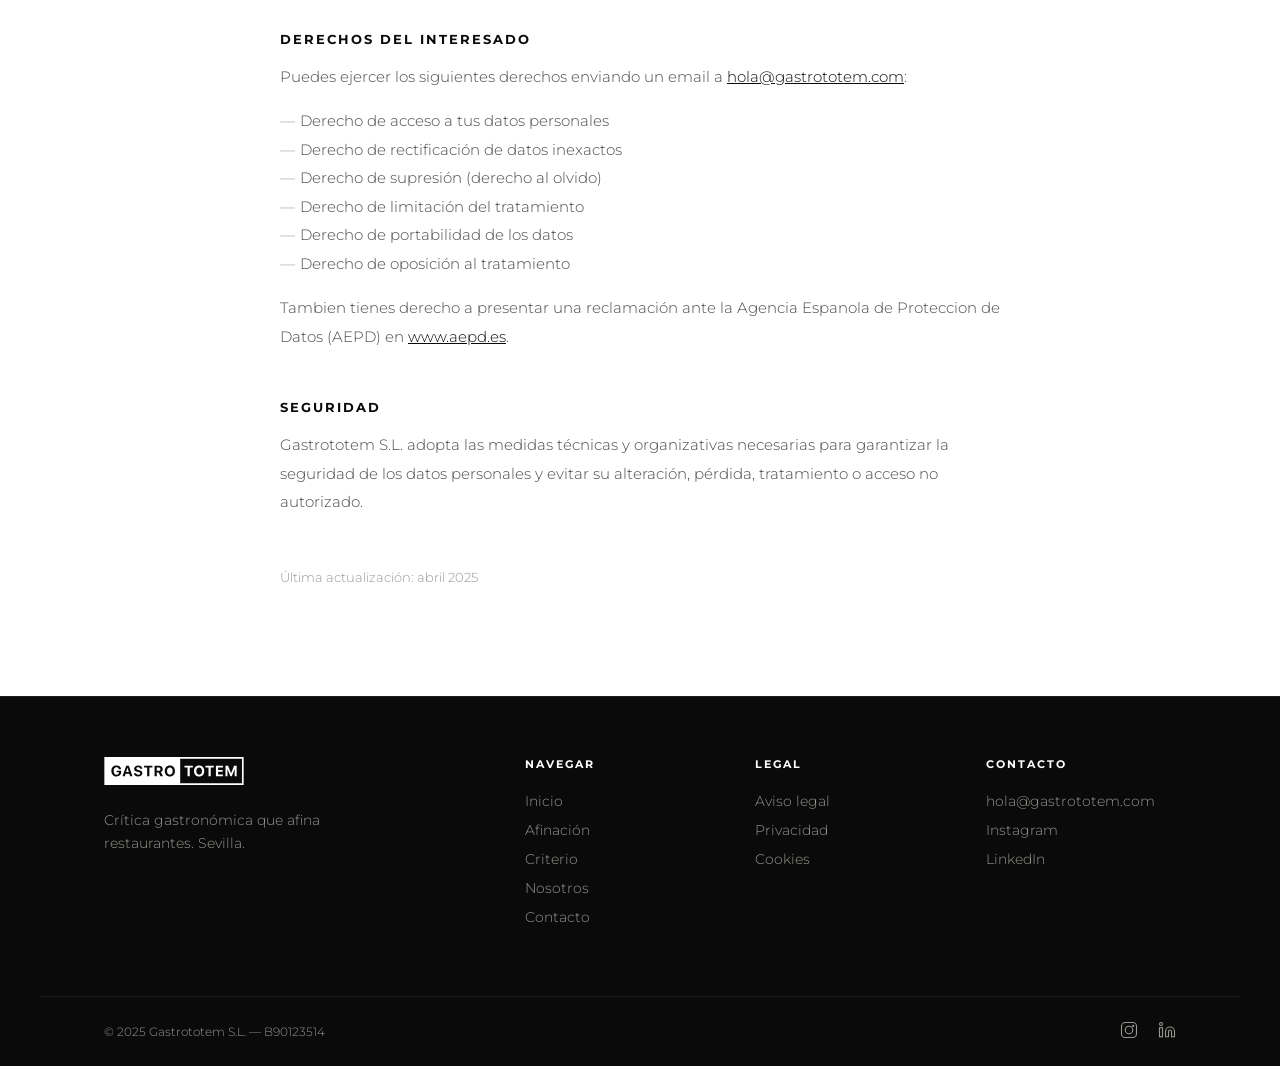
<file: site/privacidad/index.html>
<!DOCTYPE html>
<html lang="es">
<head>
<meta charset="UTF-8">
<meta name="viewport" content="width=device-width, initial-scale=1.0">
<title>Política de Privacidad — Gastrototem</title>
<meta name="description" content="Política de privacidad de Gastrototem S.L. Información sobre el tratamiento de datos personales.">
<link rel="preconnect" href="https://fonts.googleapis.com">
<link rel="preconnect" href="https://fonts.gstatic.com" crossorigin>
<link href="https://fonts.googleapis.com/css2?family=Cormorant+Garamond:ital,wght@0,400;0,600;1,400&family=Montserrat:wght@300;400;500;600;700;900&display=swap" rel="stylesheet">
<style>
  :root {
    --black: #0a0a0a; --white: #ffffff; --off-white: #f7f7f5;
    --gray-warm: #e8e6e1; --gray-mid: #999690; --gray-dark: #4a4845;
    --serif: 'Cormorant Garamond', Georgia, serif;
    --sans: 'Montserrat', 'Helvetica Neue', sans-serif;
    --page-max: 1200px; --page-pad: clamp(20px, 5vw, 80px);
  }
  * { margin: 0; padding: 0; box-sizing: border-box; }
  html { scroll-behavior: smooth; font-size: 16px; }
  body { font-family: var(--sans); background: var(--white); color: var(--black); overflow-x: hidden; -webkit-font-smoothing: antialiased; }
  .container { max-width: var(--page-max); margin: 0 auto; padding: 0 var(--page-pad); }

  .site-header { position: fixed; top: 0; left: 0; right: 0; z-index: 100; background: var(--black); }
  .site-header__inner { display: flex; align-items: center; justify-content: space-between; padding: 18px var(--page-pad); max-width: var(--page-max); margin: 0 auto; }
  .site-header__logo img { height: 28px; width: auto; display: block; }
  .site-nav { display: flex; align-items: center; gap: 32px; list-style: none; }
  .site-nav a { color: var(--gray-mid); text-decoration: none; font-size: 12px; font-weight: 500; letter-spacing: 1.5px; text-transform: uppercase; transition: color 0.3s; }
  .site-nav a:hover { color: var(--white); }
  .site-nav__cta { background: var(--white) !important; color: var(--black) !important; padding: 10px 24px; font-size: 11px !important; font-weight: 700 !important; letter-spacing: 2px; text-transform: uppercase; display: inline-block; transition: background 0.3s, transform 0.2s !important; }
  .site-nav__cta:hover { background: var(--off-white) !important; transform: translateY(-1px); }
  .nav-toggle { display: none; background: none; border: none; cursor: pointer; padding: 8px; }
  .nav-toggle span { display: block; width: 24px; height: 2px; background: var(--white); margin: 5px 0; transition: transform 0.3s, opacity 0.3s; }
  @media (max-width: 768px) {
    .nav-toggle { display: block; }
    .site-nav { position: fixed; top: 64px; left: 0; right: 0; bottom: 0; background: var(--black); flex-direction: column; justify-content: center; gap: 40px; transform: translateX(100%); transition: transform 0.4s cubic-bezier(0.25,0.46,0.45,0.94); }
    .site-nav.open { transform: translateX(0); }
    .site-nav a { font-size: 16px; }
    .nav-toggle.open span:nth-child(1) { transform: rotate(45deg) translate(5px, 5px); }
    .nav-toggle.open span:nth-child(2) { opacity: 0; }
    .nav-toggle.open span:nth-child(3) { transform: rotate(-45deg) translate(5px, -5px); }
  }

  .page-header { background: var(--black); color: var(--white); padding: clamp(140px, 20vh, 200px) 0 clamp(60px, 8vh, 100px); }
  .page-header__title { font-family: var(--serif); font-size: clamp(32px, 5vw, 56px); font-weight: 400; line-height: 1.15; }

  .legal { padding: clamp(60px, 10vh, 120px) 0; max-width: 720px; }
  .legal h2 { font-size: 13px; font-weight: 700; letter-spacing: 2px; text-transform: uppercase; margin: 48px 0 16px; }
  .legal h2:first-child { margin-top: 0; }
  .legal p { font-size: 15px; font-weight: 300; line-height: 1.9; color: var(--gray-dark); margin-bottom: 16px; }
  .legal ul { list-style: none; margin-bottom: 16px; }
  .legal ul li { font-size: 15px; font-weight: 300; line-height: 1.9; color: var(--gray-dark); padding-left: 20px; position: relative; }
  .legal ul li::before { content: '—'; position: absolute; left: 0; color: var(--gray-mid); }
  .legal a { color: var(--black); }

  .site-footer { background: var(--black); color: var(--gray-mid); border-top: 1px solid rgba(255,255,255,0.08); }
  .site-footer__inner { display: grid; grid-template-columns: 2fr 1fr 1fr 1fr; gap: 40px; padding: 60px var(--page-pad); max-width: var(--page-max); margin: 0 auto; }
  @media (max-width: 768px) { .site-footer__inner { grid-template-columns: 1fr 1fr; gap: 32px; } }
  .footer-brand__desc { font-size: 14px; font-weight: 300; line-height: 1.7; margin-top: 20px; max-width: 280px; }
  .footer-col__title { font-size: 11px; font-weight: 700; letter-spacing: 2px; text-transform: uppercase; color: var(--white); margin-bottom: 20px; }
  .footer-col__list { list-style: none; }
  .footer-col__list li { margin-bottom: 10px; }
  .footer-col__list li::before { display: none; }
  .footer-col__list a { color: var(--gray-mid); text-decoration: none; font-size: 14px; font-weight: 300; transition: color 0.3s; }
  .footer-col__list a:hover { color: var(--white); }
  .site-footer__bottom { border-top: 1px solid rgba(255,255,255,0.08); padding: 24px var(--page-pad); max-width: var(--page-max); margin: 0 auto; display: flex; justify-content: space-between; align-items: center; font-size: 12px; font-weight: 300; }
  @media (max-width: 768px) { .site-footer__bottom { flex-direction: column; gap: 12px; text-align: center; } }
  .footer-social { display: flex; gap: 20px; }
  .footer-social a { color: var(--gray-mid); text-decoration: none; transition: color 0.3s; }
  .footer-social a:hover { color: var(--white); }
</style>
</head>
<body>

<header class="site-header">
  <div class="site-header__inner">
    <a href="../index.html" class="site-header__logo" aria-label="Gastrototem — Inicio">
      <img src="../afinacion/logo-gastrototem-white.svg" alt="Gastrototem" width="170" height="34">
    </a>
    <button class="nav-toggle" aria-label="Abrir menú" aria-expanded="false"><span></span><span></span><span></span></button>
    <nav>
      <ul class="site-nav" role="list">
        <li><a href="../afinacion/index.html">Afinación</a></li>
        <li><a href="../criterio/index.html">Criterio</a></li>
        <li><a href="../nosotros/index.html">Nosotros</a></li>
        <li><a href="../contacto/index.html">Contacto</a></li>
        <li><a href="../afinacion/reservar" class="site-nav__cta">Reservar sesión</a></li>
      </ul>
    </nav>
  </div>
</header>

<section class="page-header">
  <div class="container">
    <h1 class="page-header__title">Política de privacidad</h1>
  </div>
</section>

<section>
  <div class="container legal">
    <h2>Responsable del tratamiento</h2>
    <ul>
      <li>Responsable: Gastrototem S.L.</li>
      <li>CIF: B90123514</li>
      <li>Domicilio: Sevilla, España</li>
      <li>Email: <a href="mailto:hola@gastrototem.com">hola@gastrototem.com</a></li>
    </ul>

    <h2>Datos que recopilamos</h2>
    <p>Recopilamos los datos personales que nos proporcionas voluntariamente a traves de:</p>
    <ul>
      <li>Formulario de contacto: nombre, email, restaurante, ciudad, asunto y mensaje</li>
      <li>Reserva de sesión: nombre, email, datos de facturación, datos del restaurante</li>
      <li>Suscripcion a newsletter: email</li>
    </ul>

    <h2>Finalidad del tratamiento</h2>
    <ul>
      <li>Responder a consultas y solicitudes de información</li>
      <li>Gestionar la reserva y prestación de la Sesión de Afinación</li>
      <li>Enviar comunicaciónes comerciales (solo si has dado tu consentimiento)</li>
      <li>Cumplir con obligaciones legales y fiscales</li>
    </ul>

    <h2>Base legal</h2>
    <ul>
      <li>Consentimiento del interesado (formularios, newsletter)</li>
      <li>Ejecución de un contrato (reserva de sesión)</li>
      <li>Cumplimiento de obligaciones legales (facturación)</li>
      <li>Interes legitimo (mejora del servicio)</li>
    </ul>

    <h2>Destinatarios</h2>
    <p>Los datos personales no se cederan a terceros salvo obligación legal. Podemos utilizar los siguientes encargados del tratamiento:</p>
    <ul>
      <li>Proveedor de hosting (alojamiento web)</li>
      <li>Proveedor de email marketing (Mailchimp o Brevo)</li>
      <li>Pasarela de pago (Stripe)</li>
      <li>Herramientas de analítica (Google Analytics 4)</li>
    </ul>

    <h2>Conservacion de datos</h2>
    <p>Los datos personales se conservaran mientras exista una relación comercial o durante el tiempo necesario para cumplir con las obligaciones legales. Los datos de facturación se conservan durante el plazo legal de 5 años.</p>

    <h2>Derechos del interesado</h2>
    <p>Puedes ejercer los siguientes derechos enviando un email a <a href="mailto:hola@gastrototem.com">hola@gastrototem.com</a>:</p>
    <ul>
      <li>Derecho de acceso a tus datos personales</li>
      <li>Derecho de rectificación de datos inexactos</li>
      <li>Derecho de supresión (derecho al olvido)</li>
      <li>Derecho de limitación del tratamiento</li>
      <li>Derecho de portabilidad de los datos</li>
      <li>Derecho de oposición al tratamiento</li>
    </ul>
    <p>Tambien tienes derecho a presentar una reclamación ante la Agencia Espanola de Proteccion de Datos (AEPD) en <a href="https://www.aepd.es" target="_blank" rel="noopener">www.aepd.es</a>.</p>

    <h2>Seguridad</h2>
    <p>Gastrototem S.L. adopta las medidas técnicas y organizativas necesarias para garantizar la seguridad de los datos personales y evitar su alteración, pérdida, tratamiento o acceso no autorizado.</p>

    <p style="margin-top: 48px; font-size: 13px; color: var(--gray-mid);">Última actualización: abril 2025</p>
  </div>
</section>

<footer class="site-footer">
  <div class="site-footer__inner">
    <div class="footer-brand">
      <img src="../afinacion/logo-gastrototem-white.svg" alt="Gastrototem" width="140" height="28">
      <p class="footer-brand__desc">Crítica gastronómica que afina restaurantes. Sevilla.</p>
    </div>
    <div class="footer-col">
      <h4 class="footer-col__title">Navegar</h4>
      <ul class="footer-col__list"><li><a href="../index.html">Inicio</a></li><li><a href="../afinacion/index.html">Afinación</a></li><li><a href="../criterio/index.html">Criterio</a></li><li><a href="../nosotros/index.html">Nosotros</a></li><li><a href="../contacto/index.html">Contacto</a></li></ul>
    </div>
    <div class="footer-col">
      <h4 class="footer-col__title">Legal</h4>
      <ul class="footer-col__list"><li><a href="../aviso-legal/index.html">Aviso legal</a></li><li><a href="../privacidad/index.html">Privacidad</a></li><li><a href="../cookies/index.html">Cookies</a></li></ul>
    </div>
    <div class="footer-col">
      <h4 class="footer-col__title">Contacto</h4>
      <ul class="footer-col__list"><li><a href="mailto:hola@gastrototem.com">hola@gastrototem.com</a></li><li><a href="https://instagram.com/gastrototem" target="_blank" rel="noopener">Instagram</a></li><li><a href="https://linkedin.com/company/gastrototem" target="_blank" rel="noopener">LinkedIn</a></li></ul>
    </div>
  </div>
  <div class="site-footer__bottom">
    <span>&copy; 2025 Gastrototem S.L. &mdash; B90123514</span>
    <div class="footer-social">
      <a href="https://instagram.com/gastrototem" target="_blank" rel="noopener" aria-label="Instagram"><svg width="18" height="18" viewBox="0 0 24 24" fill="none" stroke="currentColor" stroke-width="1.5"><rect x="2" y="2" width="20" height="20" rx="5"/><circle cx="12" cy="12" r="5"/><circle cx="17.5" cy="6.5" r="1.5" fill="currentColor" stroke="none"/></svg></a>
      <a href="https://linkedin.com/company/gastrototem" target="_blank" rel="noopener" aria-label="LinkedIn"><svg width="18" height="18" viewBox="0 0 24 24" fill="none" stroke="currentColor" stroke-width="1.5"><path d="M16 8a6 6 0 016 6v7h-4v-7a2 2 0 00-4 0v7h-4v-7a6 6 0 016-6z"/><rect x="2" y="9" width="4" height="12"/><circle cx="4" cy="4" r="2"/></svg></a>
    </div>
  </div>
</footer>

<script>
  const navToggle = document.querySelector('.nav-toggle');
  const nav = document.querySelector('.site-nav');
  navToggle.addEventListener('click', () => { const isOpen = nav.classList.toggle('open'); navToggle.classList.toggle('open'); navToggle.setAttribute('aria-expanded', isOpen); document.body.style.overflow = isOpen ? 'hidden' : ''; });
  nav.querySelectorAll('a').forEach(link => { link.addEventListener('click', () => { nav.classList.remove('open'); navToggle.classList.remove('open'); navToggle.setAttribute('aria-expanded', 'false'); document.body.style.overflow = ''; }); });
</script>

</body>
</html>
</file>
